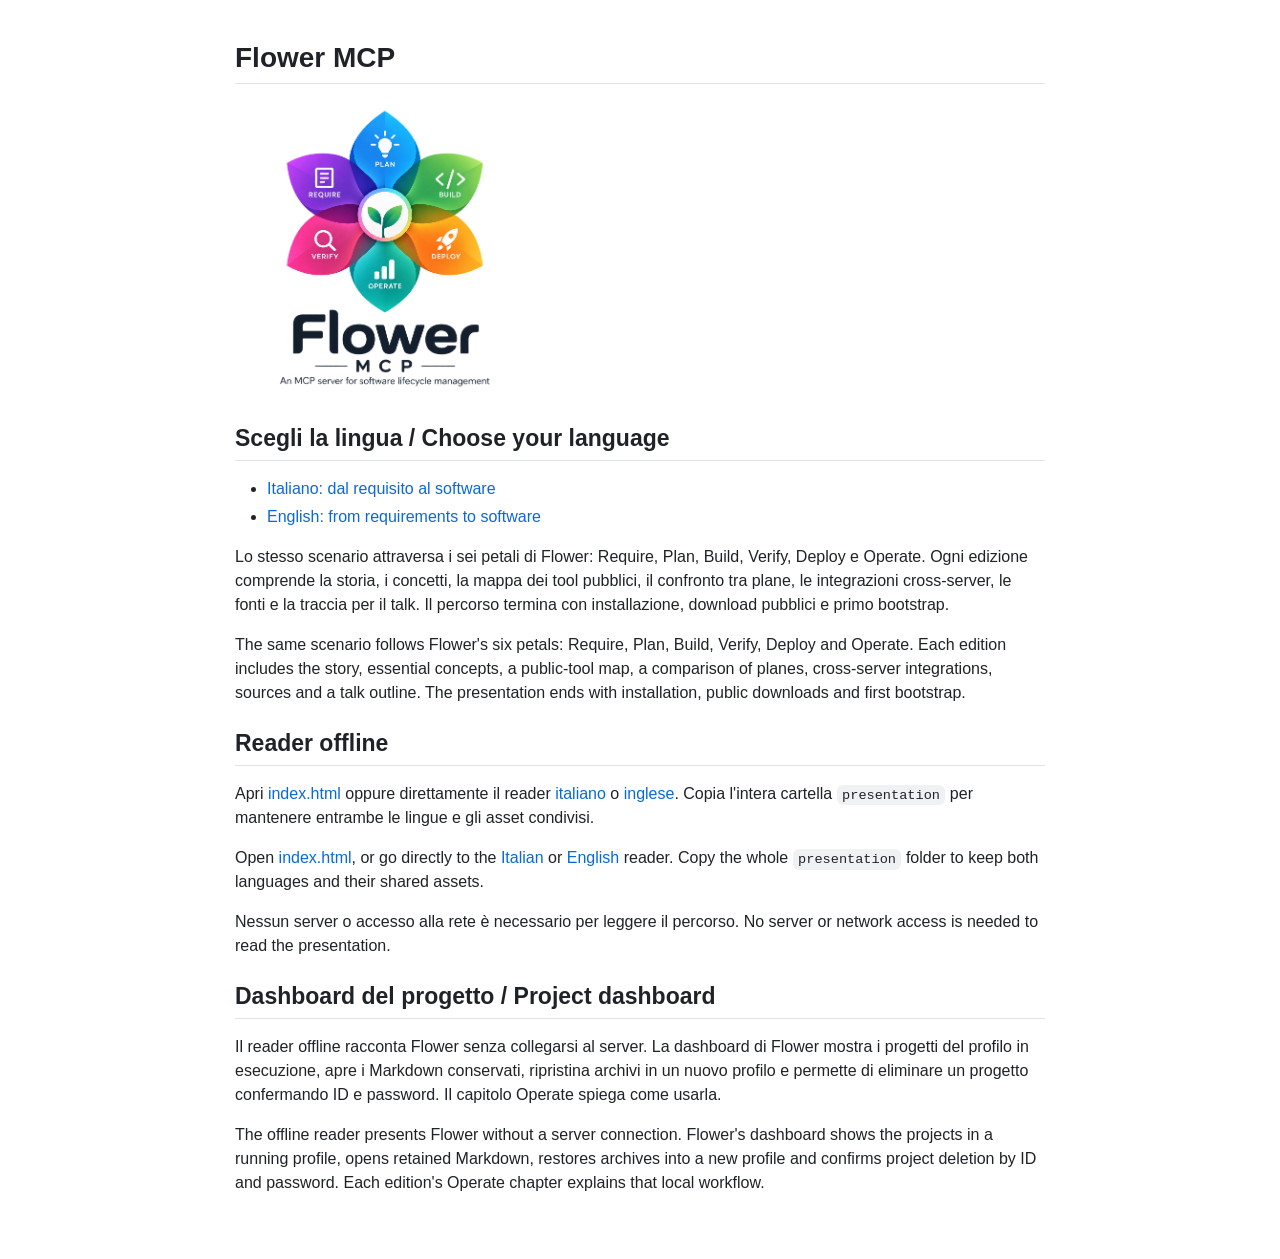
<file: docs/presentation/index.html>
<!doctype html>
<html lang="en">
<head>
<meta charset="utf-8">
<meta name="viewport" content="width=device-width, initial-scale=1">
<meta http-equiv="Content-Security-Policy" content="default-src 'none'; style-src 'self'; img-src 'self'; connect-src 'none'; base-uri 'none'; form-action 'none'">
<meta name="color-scheme" content="light dark">
<title>Flower MCP: Italiano / English</title>
<link rel="stylesheet" href="assets/github-markdown.css">
<link rel="stylesheet" href="assets/reader.css">
</head>
<body><main class="language-home"><article class="markdown-body"><h1 id="flower-mcp">Flower MCP</h1>
<p><img src="assets/flower-mcp-logo.png" alt="Flower MCP: Require, Plan, Build, Verify, Deploy, Operate" /></p>
<h2 id="scegli-la-lingua-choose-your-language">Scegli la lingua / Choose your language</h2>
<ul>
<li><a href="ita/index.html">Italiano: dal requisito al software</a></li>
<li><a href="eng/index.html">English: from requirements to software</a></li>
</ul>
<p>Lo stesso scenario attraversa i sei petali di Flower: Require, Plan, Build,
Verify, Deploy e Operate. Ogni edizione comprende la storia, i concetti, la mappa
dei tool pubblici, il confronto tra plane, le integrazioni cross-server, le fonti
e la traccia per il talk.
Il percorso termina con installazione, download pubblici e primo bootstrap.</p>
<p>The same scenario follows Flower's six petals: Require, Plan, Build, Verify,
Deploy and Operate. Each edition includes the story, essential concepts, a
public-tool map, a comparison of planes, cross-server integrations, sources and
a talk outline.
The presentation ends with installation, public downloads and first bootstrap.</p>
<h2 id="reader-offline">Reader offline</h2>
<p>Apri <a href="index.html">index.html</a> oppure direttamente il reader
<a href="ita/index.html">italiano</a> o <a href="eng/index.html">inglese</a>. Copia l'intera cartella
<code>presentation</code> per mantenere entrambe le lingue e gli asset condivisi.</p>
<p>Open <a href="index.html">index.html</a>, or go directly to the
<a href="ita/index.html">Italian</a> or <a href="eng/index.html">English</a> reader. Copy the whole
<code>presentation</code> folder to keep both languages and their shared assets.</p>
<p>Nessun server o accesso alla rete è necessario per leggere il percorso.
No server or network access is needed to read the presentation.</p>
<h2 id="dashboard-del-progetto-project-dashboard">Dashboard del progetto / Project dashboard</h2>
<p>Il reader offline racconta Flower senza collegarsi al server. La dashboard di
Flower mostra i progetti del profilo in esecuzione, apre i Markdown
conservati, ripristina archivi in un nuovo profilo e permette di eliminare un
progetto confermando ID e password. Il capitolo Operate spiega come usarla.</p>
<p>The offline reader presents Flower without a server connection. Flower's
dashboard shows the projects in a running profile, opens retained Markdown,
restores archives into a new profile and confirms project deletion by ID and
password. Each edition's Operate chapter explains that local workflow.</p>
</article></main></body>
</html>
</file>
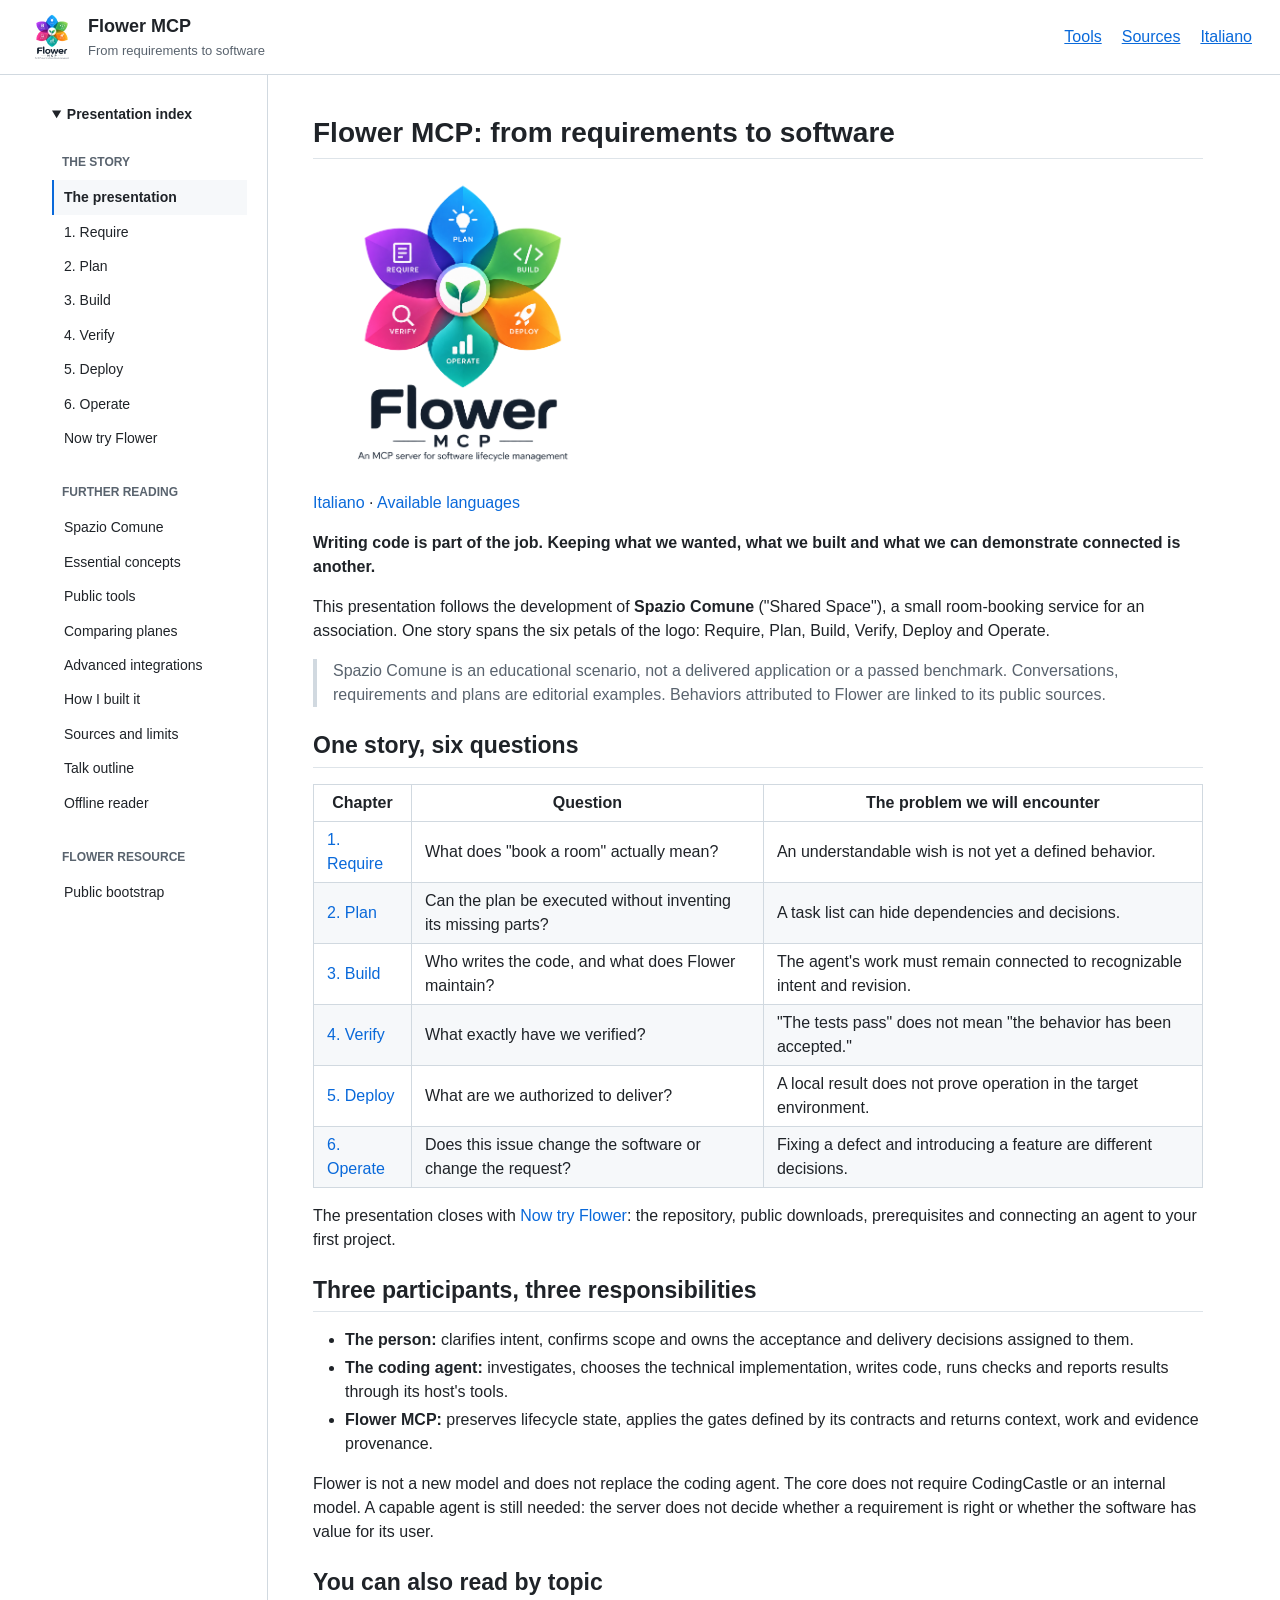
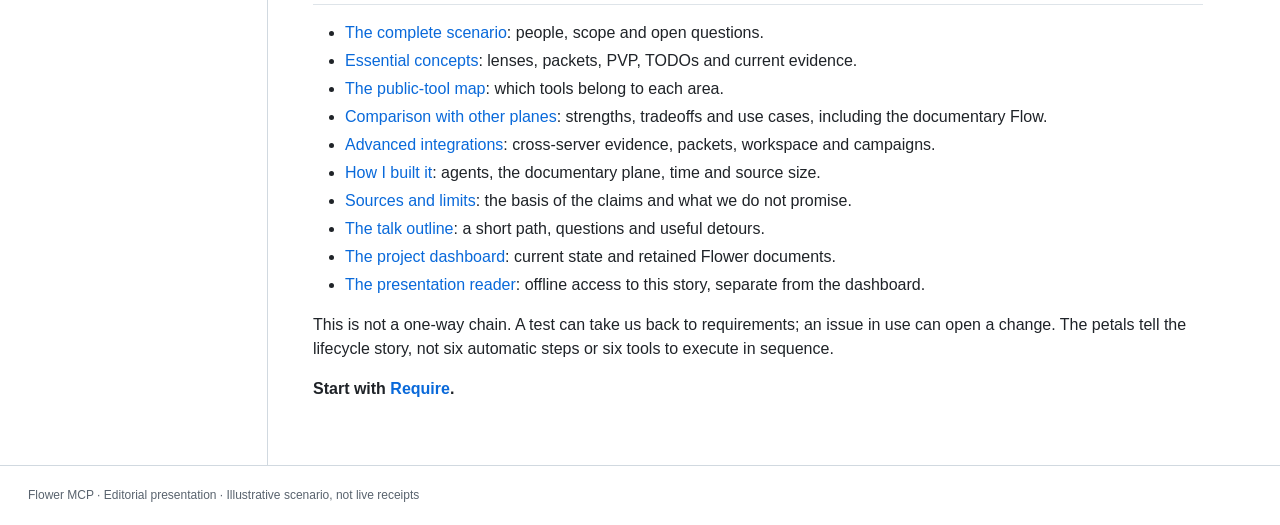
<file: docs/presentation/eng/index.html>
<!doctype html>
<html lang="en">
<head>
<meta charset="utf-8">
<meta name="viewport" content="width=device-width, initial-scale=1">
<meta http-equiv="Content-Security-Policy" content="default-src 'none'; script-src 'self'; style-src 'self'; img-src 'self'; connect-src 'none'; base-uri 'none'; form-action 'none'">
<meta name="color-scheme" content="light dark">
<title>Flower MCP: From requirements to software</title>
<link rel="stylesheet" href="../assets/github-markdown.css">
<link rel="stylesheet" href="../assets/reader.css">
<script src="../assets/reader.js" defer></script>
</head>
<body>
<!-- Generated from linked Markdown. Source digest: df12d74db8ffe94b1470955963cbc4a299fa9ae747ece25d288a11acc2891115. -->
<a class="skip-link" href="#content">Skip to content</a>
<header class="site-header">
<a class="brand" href="#page=README.md" data-page="README.md"><img src="../assets/flower-mcp-logo.png" alt="" width="48" height="48"><span><strong>Flower MCP</strong><small>From requirements to software</small></span></a>
<nav aria-label="Quick access"><a href="#page=tools.md" data-page="tools.md">Tools</a><a href="#page=sources.md" data-page="sources.md">Sources</a><a id="language-switch" href="../ita/index.html">Italiano</a></nav>
</header>
<div class="layout">
<aside><details id="navigation" open><summary>Presentation index</summary><nav aria-label="Chapters"><h2>The story</h2><a href="#page=README.md" data-page="README.md" aria-current="page">The presentation</a><a href="#page=01-require.md" data-page="01-require.md">1. Require</a><a href="#page=02-plan.md" data-page="02-plan.md">2. Plan</a><a href="#page=03-build.md" data-page="03-build.md">3. Build</a><a href="#page=04-verify.md" data-page="04-verify.md">4. Verify</a><a href="#page=05-deploy.md" data-page="05-deploy.md">5. Deploy</a><a href="#page=06-operate.md" data-page="06-operate.md">6. Operate</a><a href="#page=try-flower.md" data-page="try-flower.md">Now try Flower</a><h2>Further reading</h2><a href="#page=scenario.md" data-page="scenario.md">Spazio Comune</a><a href="#page=concepts.md" data-page="concepts.md">Essential concepts</a><a href="#page=tools.md" data-page="tools.md">Public tools</a><a href="#page=comparison.md" data-page="comparison.md">Comparing planes</a><a href="#page=advanced.md" data-page="advanced.md">Advanced integrations</a><a href="#page=method.md" data-page="method.md">How I built it</a><a href="#page=sources.md" data-page="sources.md">Sources and limits</a><a href="#page=talk.md" data-page="talk.md">Talk outline</a><a href="#page=reader.md" data-page="reader.md">Offline reader</a><h2>Flower resource</h2><a href="#page=..%2F..%2FBOOTSTRAP.md" data-page="../../BOOTSTRAP.md">Public bootstrap</a></nav></details></aside>
<main id="content" tabindex="-1"><p id="route-error" role="status" data-missing-page="The requested page is unavailable. You can start again from the index." data-missing-section="The requested section is unavailable. The chapter is still accessible." hidden></p><article class="markdown-body" data-document="README.md" data-title="Flower MCP: from requirements to software" data-prefix="doc-b33563055168"><h1 id="doc-b33563055168--flower-mcp-from-requirements-to-software">Flower MCP: from requirements to software</h1>
<p><img src="../assets/flower-mcp-logo.png" alt="Flower MCP: Require, Plan, Build, Verify, Deploy, Operate" /></p>
<p><a href="../ita/index.html">Italiano</a> · <a href="../index.html">Available languages</a></p>
<p><strong>Writing code is part of the job. Keeping what we wanted, what we built and
what we can demonstrate connected is another.</strong></p>
<p>This presentation follows the development of <strong>Spazio Comune</strong> (&quot;Shared Space&quot;),
a small room-booking service for an association. One story spans the six petals
of the logo: Require, Plan, Build, Verify, Deploy and Operate.</p>
<blockquote>
<p>Spazio Comune is an educational scenario, not a delivered application or a
passed benchmark. Conversations, requirements and plans are editorial examples.
Behaviors attributed to Flower are linked to its public sources.</p>
</blockquote>
<h2 id="doc-b33563055168--one-story-six-questions">One story, six questions</h2>
<table>
<thead>
<tr>
<th>Chapter</th>
<th>Question</th>
<th>The problem we will encounter</th>
</tr>
</thead>
<tbody>
<tr>
<td><a href="#page=01-require.md" data-page="01-require.md">1. Require</a></td>
<td>What does &quot;book a room&quot; actually mean?</td>
<td>An understandable wish is not yet a defined behavior.</td>
</tr>
<tr>
<td><a href="#page=02-plan.md" data-page="02-plan.md">2. Plan</a></td>
<td>Can the plan be executed without inventing its missing parts?</td>
<td>A task list can hide dependencies and decisions.</td>
</tr>
<tr>
<td><a href="#page=03-build.md" data-page="03-build.md">3. Build</a></td>
<td>Who writes the code, and what does Flower maintain?</td>
<td>The agent's work must remain connected to recognizable intent and revision.</td>
</tr>
<tr>
<td><a href="#page=04-verify.md" data-page="04-verify.md">4. Verify</a></td>
<td>What exactly have we verified?</td>
<td>&quot;The tests pass&quot; does not mean &quot;the behavior has been accepted.&quot;</td>
</tr>
<tr>
<td><a href="#page=05-deploy.md" data-page="05-deploy.md">5. Deploy</a></td>
<td>What are we authorized to deliver?</td>
<td>A local result does not prove operation in the target environment.</td>
</tr>
<tr>
<td><a href="#page=06-operate.md" data-page="06-operate.md">6. Operate</a></td>
<td>Does this issue change the software or change the request?</td>
<td>Fixing a defect and introducing a feature are different decisions.</td>
</tr>
</tbody>
</table>
<p>The presentation closes with <a href="#page=try-flower.md" data-page="try-flower.md">Now try Flower</a>: the repository,
public downloads, prerequisites and connecting an agent to your first project.</p>
<h2 id="doc-b33563055168--three-participants-three-responsibilities">Three participants, three responsibilities</h2>
<ul>
<li><strong>The person:</strong> clarifies intent, confirms scope and owns the acceptance and
delivery decisions assigned to them.</li>
<li><strong>The coding agent:</strong> investigates, chooses the technical implementation,
writes code, runs checks and reports results through its host's tools.</li>
<li><strong>Flower MCP:</strong> preserves lifecycle state, applies the gates defined by its
contracts and returns context, work and evidence provenance.</li>
</ul>
<p>Flower is not a new model and does not replace the coding agent. The core does
not require CodingCastle or an internal model. A capable agent is still needed:
the server does not decide whether a requirement is right or whether the software
has value for its user.</p>
<h2 id="doc-b33563055168--you-can-also-read-by-topic">You can also read by topic</h2>
<ul>
<li><a href="#page=scenario.md" data-page="scenario.md">The complete scenario</a>: people, scope and open questions.</li>
<li><a href="#page=concepts.md" data-page="concepts.md">Essential concepts</a>: lenses, packets, PVP, TODOs and current evidence.</li>
<li><a href="#page=tools.md" data-page="tools.md">The public-tool map</a>: which tools belong to each area.</li>
<li><a href="#page=comparison.md" data-page="comparison.md">Comparison with other planes</a>: strengths, tradeoffs and use cases, including the documentary Flow.</li>
<li><a href="#page=advanced.md" data-page="advanced.md">Advanced integrations</a>: cross-server evidence, packets, workspace and campaigns.</li>
<li><a href="#page=method.md" data-page="method.md">How I built it</a>: agents, the documentary plane, time and source size.</li>
<li><a href="#page=sources.md" data-page="sources.md">Sources and limits</a>: the basis of the claims and what we do not promise.</li>
<li><a href="#page=talk.md" data-page="talk.md">The talk outline</a>: a short path, questions and useful detours.</li>
<li><a href="#page=06-operate.md&amp;section=the-project-in-the-browser" data-page="06-operate.md" data-section="the-project-in-the-browser">The project dashboard</a>: current state and retained Flower documents.</li>
<li><a href="#page=reader.md" data-page="reader.md">The presentation reader</a>: offline access to this story, separate from the dashboard.</li>
</ul>
<p>This is not a one-way chain. A test can take us back to requirements; an issue in
use can open a change. The petals tell the lifecycle story, not six automatic
steps or six tools to execute in sequence.</p>
<p><strong>Start with <a href="#page=01-require.md" data-page="01-require.md">Require</a>.</strong></p>
</article><article class="markdown-body" data-document="01-require.md" data-title="1. Require: behavior before code" data-prefix="doc-3b641b096e6c" hidden><h1 id="doc-3b641b096e6c--1-require-behavior-before-code">1. Require: behavior before code</h1>
<p><a href="#page=README.md" data-page="README.md">Index</a> · <a href="#page=scenario.md" data-page="scenario.md">Scenario</a> · <a href="#page=02-plan.md" data-page="02-plan.md">Next: Plan</a></p>
<blockquote>
<p>&quot;I don't want the same room to be booked twice.&quot;</p>
</blockquote>
<h2 id="doc-3b641b096e6c--the-question-hidden-inside-the-request">The question hidden inside the request</h2>
<p>The agent could start with a calendar, login and database. Marta could approve
an attractive screen without noticing that the central behavior is still undefined.</p>
<p>Luca and another person see an available room at the same time. Both press
&quot;Book.&quot; What should happen? An availability list updated before the click does
not answer that question.</p>
<p>The first job is to make intent observable: <strong>one confirmation, an explicit
conflict for the other request and no invented confirmation when the outcome
is missing</strong>. The engineer/agent owns the technical solution; Marta clarifies
the result she needs, without having to choose a database isolation level.</p>
<h2 id="doc-3b641b096e6c--what-flower-preserves">What Flower preserves</h2>
<p>The agent registers the requirement, rationale, use case and sequence. Guided
bootstrap can preserve selected answers with provenance and link them to
canonical entities. Correspondence is a judgment declared by the host, not
automatic semantic proof.</p>
<table>
<thead>
<tr>
<th>Story element</th>
<th>Why it matters</th>
</tr>
</thead>
<tbody>
<tr>
<td>Requirement SC-R1</td>
<td>Defines the result to preserve.</td>
</tr>
<tr>
<td>Use case &quot;Book a room&quot;</td>
<td>Explains actor, goal and observable outcome.</td>
</tr>
<tr>
<td>A sequence with two requests</td>
<td>Exposes a conflict hidden by the happy path.</td>
</tr>
<tr>
<td>Marta's answer linked to scope</td>
<td>Makes the decision recoverable instead of leaving it in chat.</td>
</tr>
</tbody>
</table>
<p>A derived roadmap is presented to the person and confirmed with a real reference.
<strong>Confirming scope does not accept software that has not been produced.</strong></p>
<h2 id="doc-3b641b096e6c--the-problem-behind-the-mechanism">The problem behind the mechanism</h2>
<p>A conversation can contain proposals, observations and decisions with different
authority. A new session must not turn the last sentence it read into a new
requirement. Revisioned requirements, linked answers and confirmed scope make
the governing intent explicit.</p>
<p>Flower does not prevent an external agent from using other tools outside that
workflow: its gates govern server operations. Agent adherence to instructions
remains something to test on its host.</p>
<h2 id="doc-3b641b096e6c--on-the-public-surface">On the public surface</h2>
<p><code>fow_bootstrap</code> guides intake; <code>fow_register_requirement</code> registers a requirement;
<code>fow_goal</code> holds use cases, sequences and expectations. <code>fow_capabilities</code> exposes
the <code>engineering-bootstrap</code> recipe and exact operation contracts.</p>
<p><strong>Question for the audience:</strong> if we change agents tomorrow, will the new agent
know why we chose this behavior, or find only a screen that has already been built?</p>
<p><a href="#page=concepts.md&amp;section=lenses" data-page="concepts.md" data-section="lenses">More: intent and lenses</a> · <a href="#page=sources.md&amp;section=require" data-page="sources.md" data-section="require">Chapter sources</a></p>
<p><a href="#page=README.md" data-page="README.md">Index</a> · <a href="#page=02-plan.md" data-page="02-plan.md">Next: Plan</a></p>
</article><article class="markdown-body" data-document="02-plan.md" data-title="2. Plan: a list is not yet a plan" data-prefix="doc-52142ad3dd9b" hidden><h1 id="doc-52142ad3dd9b--2-plan-a-list-is-not-yet-a-plan">2. Plan: a list is not yet a plan</h1>
<p><a href="#page=01-require.md" data-page="01-require.md">Previous: Require</a> · <a href="#page=README.md" data-page="README.md">Index</a> · <a href="#page=03-build.md" data-page="03-build.md">Next: Build</a></p>
<blockquote>
<p>&quot;Let's build the API, calendar and tests. Then deliver.&quot;</p>
</blockquote>
<h2 id="doc-52142ad3dd9b--a-hidden-dependency">A hidden dependency</h2>
<p>The calendar unit wants to use an API that does not exist yet. If the plan
contains only activity names, the agent can invent its signature, states and
outcome semantics. Two components compile separately but speak different languages.</p>
<p>In our example, the agent chooses a technical implementation and records it:
a <code>reserve_room</code> function returns confirmation, conflict or a temporary error.
This is a <strong>declaration of what will be produced</strong>, not evidence that the function
is already available.</p>
<h2 id="doc-52142ad3dd9b--an-educational-packet-not-an-api-recipe">An educational packet, not an API recipe</h2>
<table>
<thead>
<tr>
<th>Unit</th>
<th>Ordered action</th>
<th>Produces or consumes</th>
<th>Check at its boundary</th>
</tr>
</thead>
<tbody>
<tr>
<td>A: service</td>
<td>Implement the atomic booking decision and agreed outcomes.</td>
<td>Produces the &quot;booking outcome&quot; contract.</td>
<td>Service test: concurrent requests do not produce two confirmations.</td>
</tr>
<tr>
<td>B: interface</td>
<td>Consume A's contract, display outcomes and handle the temporary error.</td>
<td>Explicitly requires A's contract.</td>
<td>Checks for the three outcomes and the distinction between error and confirmation.</td>
</tr>
<tr>
<td>C: integration</td>
<td>Connect the components and prepare the simultaneous-request procedure.</td>
<td>Depends on the required components already being produced.</td>
<td>Available local verification; the real-environment check remains separate.</td>
</tr>
</tbody>
</table>
<p>The units belong to a packet: an increment with intent, scope and completion
criteria. The table explains its structure; it does not contain complete Flower
operation payloads and does not authorize execution by itself.</p>
<h2 id="doc-52142ad3dd9b--what-flower-checks">What Flower checks</h2>
<p>The <strong>Packet Validation Projection, PVP</strong>, derives closure from plan data:
which unit implements each criterion, who produces a contract, which predecessors
make it available to its consumer, and which checks are local or deferred.</p>
<p>A consumer does not maintain a second copy of its producer's clauses. An absent
producer, or one unavailable in the declared order, leaves a gap. A structurally
closed plan cannot ignore a current semantic blocker: <strong>closure, plan acceptance
and execution admission are distinct</strong>.</p>
<h2 id="doc-52142ad3dd9b--the-problem-behind-the-mechanism">The problem behind the mechanism</h2>
<p>The model needs to know what it can use <strong>now</strong>. A planned future must not become
present source evidence. Separating declarations, dependencies and outcomes makes
this distinction inspectable without asking the user to approve every unit.</p>
<p>PVP does not demonstrate that <code>reserve_room</code> is correct or choose the best
architecture. Technical design and clause quality remain the agent's work.</p>
<h2 id="doc-52142ad3dd9b--on-the-public-surface">On the public surface</h2>
<p><code>fow_promote_milestone</code> defines milestone scope and policies; <code>fow_change</code> governs
the change; <code>fow_packet_author</code> builds packets and plans; <code>fow_external_work</code>
exposes standalone validation and handoff.</p>
<p><strong>Question for the audience:</strong> could another agent execute this increment
without reopening every decision made by the first?</p>
<p><a href="#page=concepts.md&amp;section=pvp" data-page="concepts.md" data-section="pvp">More: PVP</a> · <a href="#page=sources.md&amp;section=plan" data-page="sources.md" data-section="plan">Chapter sources</a></p>
<p><a href="#page=01-require.md" data-page="01-require.md">Previous: Require</a> · <a href="#page=README.md" data-page="README.md">Index</a> · <a href="#page=03-build.md" data-page="03-build.md">Next: Build</a></p>
</article><article class="markdown-body" data-document="03-build.md" data-title="3. Build: work leaves the server, intent does not" data-prefix="doc-77983e290283" hidden><h1 id="doc-77983e290283--3-build-work-leaves-the-server-intent-does-not">3. Build: work leaves the server, intent does not</h1>
<p><a href="#page=02-plan.md" data-page="02-plan.md">Previous: Plan</a> · <a href="#page=README.md" data-page="README.md">Index</a> · <a href="#page=04-verify.md" data-page="04-verify.md">Next: Verify</a></p>
<blockquote>
<p>The plan is ready. The agent starts. Halfway through, the session is interrupted.</p>
</blockquote>
<h2 id="doc-77983e290283--code-has-an-executor">Code has an executor</h2>
<p>The agent writes <code>reserve_room</code>, runs tests and builds the interface using its
host's tools. Flower <strong>does not open the repository to write that code</strong> and does
not launch those tests in standalone external-agent mode.</p>
<p>From the accepted plan, closed PVP and current admission, Flower can expose a
dependency-ordered TODO. When the agent declares an outcome, Flower preserves
the unit, plan authority, artifact references and checks with their provenance.
It does not turn that declaration into a filesystem audit it never performed.</p>
<h2 id="doc-77983e290283--if-flower-is-unavailable">If Flower is unavailable</h2>
<p>A complete Markdown export preserves the necessary context: intent, criteria,
decisions, contracts, unit order and checks. The host saves the artifact and can
work offline <strong>within the authority it has already received</strong>.</p>
<p>A file named &quot;plan&quot; is not enough. A draft export exposes its gaps and is not
executable authority. A new intent issue or missing authority cannot be resolved
by inventing offline authorization.</p>
<h2 id="doc-77983e290283--if-the-plan-changes-during-the-interruption">If the plan changes during the interruption</h2>
<table>
<thead>
<tr>
<th>Event</th>
<th>What must remain distinguishable</th>
</tr>
</thead>
<tbody>
<tr>
<td>The agent reconnects and reports the same outcome.</td>
<td>An identical replay must not create a second independent result.</td>
</tr>
<tr>
<td>Two different reports declare an outcome under the same authority.</td>
<td>The conflict requires explicit reconciliation.</td>
</tr>
<tr>
<td>The current plan has changed.</td>
<td>The old revision's result remains history, not automatic closure of new work.</td>
</tr>
</tbody>
</table>
<p>The TODO is a state projection, not a parallel list the model must manually
synchronize in chat memory.</p>
<h2 id="doc-77983e290283--the-problem-behind-the-mechanism">The problem behind the mechanism</h2>
<p>A &quot;done&quot; message does not identify which plan was executed, which outputs exist
or what remains open. Continuity does not come from copying the entire chat:
facts, authority and the next gate are recovered from their owner.</p>
<p>Flower does not guarantee every agent will follow an exported plan. It preserves
and checks its own protocol boundary; the agent loop is qualified separately.</p>
<h2 id="doc-77983e290283--on-the-public-surface">On the public surface</h2>
<p><code>fow_external_work</code> offers <code>export_plan</code>, <code>todo</code>, <code>report_outcome</code> and
<code>reconcile_outcome</code>. <code>fow_handover</code> reconstructs current state and progress.
The relevant recipe is <code>standalone-external-plan</code>.</p>
<p><strong>Question for the audience:</strong> after an interruption, do we resume from the
agent's last sentence or from the work that was actually recorded?</p>
<p><a href="#page=concepts.md&amp;section=current-evidence" data-page="concepts.md" data-section="current-evidence">More: authority and evidence</a> · <a href="#page=sources.md&amp;section=build" data-page="sources.md" data-section="build">Chapter sources</a></p>
<p><a href="#page=02-plan.md" data-page="02-plan.md">Previous: Plan</a> · <a href="#page=README.md" data-page="README.md">Index</a> · <a href="#page=04-verify.md" data-page="04-verify.md">Next: Verify</a></p>
</article><article class="markdown-body" data-document="04-verify.md" data-title="4. Verify: green against which question?" data-prefix="doc-d08678d07d3d" hidden><h1 id="doc-d08678d07d3d--4-verify-green-against-which-question">4. Verify: green against which question?</h1>
<p><a href="#page=03-build.md" data-page="03-build.md">Previous: Build</a> · <a href="#page=README.md" data-page="README.md">Index</a> · <a href="#page=05-deploy.md" data-page="05-deploy.md">Next: Deploy</a></p>
<blockquote>
<p>&quot;All tests pass. Can we say double bookings are solved?&quot;</p>
</blockquote>
<h2 id="doc-d08678d07d3d--the-happy-path-is-not-concurrency">The happy path is not concurrency</h2>
<p>One request succeeds. A second request, arriving later, is rejected. That test
is useful, but it does not check two simultaneous requests. A service test also
does not demonstrate that the interface displays the right outcome when the
connection drops after confirmation.</p>
<p>The agent must create and run checks that address the agreed behaviors. Flower
preserves obligations, results and links; it does not make an irrelevant test
appropriate just because its exit code is zero.</p>
<h2 id="doc-d08678d07d3d--an-honest-view-of-progress">An honest view of progress</h2>
<table>
<thead>
<tr>
<th>Dimension</th>
<th>Example in the story</th>
<th>What it does not imply</th>
</tr>
</thead>
<tbody>
<tr>
<td>Implementation</td>
<td>Service and interface are declared produced.</td>
<td>That they are correct or accepted.</td>
</tr>
<tr>
<td>Local verification</td>
<td>The unit's available checks have declared outcomes and references.</td>
<td>That a campaign on the real system was executed.</td>
</tr>
<tr>
<td>Deferred verification</td>
<td>A complete check in the target environment remains open.</td>
<td>An implicit failure or automatic promotion to pass.</td>
</tr>
<tr>
<td>Acceptance</td>
<td>The competent authority makes the required decision with appropriate evidence.</td>
<td>That a completion percentage was enough.</td>
</tr>
</tbody>
</table>
<p>Derived progress concerns selected criteria and scope. A missing denominator
does not become &quot;100%.&quot; Evidence from an older plan is not used as though it
unconditionally verifies the current one.</p>
<h2 id="doc-d08678d07d3d--a-campaign-not-just-a-test-command">A campaign, not just a test command</h2>
<p>The agent can structure cases, obligations, expected responses and oracle
sources: simultaneous requests, cancellation, permissions and lost responses.
Flower provides campaign authoring, advancement and inspection; technical
execution and attestation depend on the available path and prerequisites.</p>
<p>Optional semantic analysis can help: <code>fow_semantic</code> prepares bounded SRS or
grounding assignments, including host-executed ones. A structurally valid
response is not universal proof. Adoption records an audit with provenance,
not automatic product acceptance.</p>
<h2 id="doc-d08678d07d3d--the-problem-behind-the-mechanism">The problem behind the mechanism</h2>
<p>&quot;Verified,&quot; &quot;completed&quot; and &quot;accepted&quot; are too convenient unless we say by
whom, with which data and at which revision. Keeping them distinct preserves
what we know and makes what we do not know visible.</p>
<h2 id="doc-d08678d07d3d--on-the-public-surface">On the public surface</h2>
<p><code>fow_campaign_author</code>, <code>fow_campaign_advance</code> and <code>fow_campaign_inspect</code> manage
campaigns; <code>fow_record_verification</code>, <code>fow_traceability</code> and <code>fow_assurance</code>
record evidence and decisions. Operations requiring a provider or model are
not presented as available when those prerequisites are missing.</p>
<p><strong>Question for the audience:</strong> if we read &quot;100%,&quot; can we also identify which
questions have not been verified yet?</p>
<p><a href="#page=concepts.md&amp;section=three-meanings-of-done" data-page="concepts.md" data-section="three-meanings-of-done">More: three meanings of done</a> · <a href="#page=sources.md&amp;section=verify" data-page="sources.md" data-section="verify">Chapter sources</a></p>
<p><a href="#page=03-build.md" data-page="03-build.md">Previous: Build</a> · <a href="#page=README.md" data-page="README.md">Index</a> · <a href="#page=05-deploy.md" data-page="05-deploy.md">Next: Deploy</a></p>
</article><article class="markdown-body" data-document="05-deploy.md" data-title="5. Deploy: deliver a bounded promise" data-prefix="doc-a65cca43d692" hidden><h1 id="doc-a65cca43d692--5-deploy-deliver-a-bounded-promise">5. Deploy: deliver a bounded promise</h1>
<p><a href="#page=04-verify.md" data-page="04-verify.md">Previous: Verify</a> · <a href="#page=README.md" data-page="README.md">Index</a> · <a href="#page=06-operate.md" data-page="06-operate.md">Next: Operate</a></p>
<blockquote>
<p>&quot;It works on my computer. Shall we make it available to the association?&quot;</p>
</blockquote>
<h2 id="doc-a65cca43d692--the-environment-changes-not-just-the-address">The environment changes, not just the address</h2>
<p>Spazio Comune must use the target database, manage credentials and permissions,
and survive a restart. Local checks remain useful evidence, but do not by
themselves demonstrate these behaviors.</p>
<p>The agent prepares the technical implementation, uses available tools and reports
what it actually executed. The person retains the delivery and irreversible-effect
authority assigned to them.</p>
<p><strong>Flower is not a deployer, credential manager or CI/CD system.</strong> The Deploy
petal represents governed delivery: scope, evidence, open obligations,
acceptance decisions and recoverable state.</p>
<h2 id="doc-a65cca43d692--delivery-in-our-story">Delivery in our story</h2>
<table>
<thead>
<tr>
<th>Statement</th>
<th>The condition that must be explicit</th>
</tr>
</thead>
<tbody>
<tr>
<td>&quot;This is the first version.&quot;</td>
<td>Which scope and behaviors does it include?</td>
</tr>
<tr>
<td>&quot;These checks passed.&quot;</td>
<td>Which results, environment and revision?</td>
</tr>
<tr>
<td>&quot;This verification remains open.&quot;</td>
<td>Who performs it, and why was it not marked completed?</td>
</tr>
<tr>
<td>&quot;The association accepts the result.&quot;</td>
<td>Is there a real decision by the competent authority, not agent-generated text?</td>
</tr>
</tbody>
</table>
<p>A planned milestone and an accepted milestone are distinct states. Flower
provides governed transitions and evidence references; it does not unilaterally
choose the risk threshold Marta must accept.</p>
<h2 id="doc-a65cca43d692--the-problem-behind-the-mechanism">The problem behind the mechanism</h2>
<p>If delivery is only a chat message, a successor can confuse produced software
with accepted software. A recoverable handover must say what exists, what
governs the work and which obligation remains open.</p>
<p>A record is not production-grade certification. Even an explicitly experimental
first release can have a precise, honest handover.</p>
<h2 id="doc-a65cca43d692--on-the-public-surface">On the public surface</h2>
<p><code>fow_accept_milestone</code> governs the required acceptance; <code>fow_handover</code> returns
snapshots and handovers; <code>fow_get_artifacts</code> retrieves available artifacts.
Exporting a plan and accepting software are not the same operation.</p>
<p><strong>Question for the audience:</strong> can Spazio Comune's recipients distinguish what
was delivered from what was merely promised?</p>
<p><a href="#page=concepts.md&amp;section=responsibilities" data-page="concepts.md" data-section="responsibilities">More: responsibilities</a> · <a href="#page=sources.md&amp;section=deploy" data-page="sources.md" data-section="deploy">Chapter sources</a></p>
<p><a href="#page=04-verify.md" data-page="04-verify.md">Previous: Verify</a> · <a href="#page=README.md" data-page="README.md">Index</a> · <a href="#page=06-operate.md" data-page="06-operate.md">Next: Operate</a></p>
</article><article class="markdown-body" data-document="06-operate.md" data-title="6. Operate: when the world responds" data-prefix="doc-eba200274d73" hidden><h1 id="doc-eba200274d73--6-operate-when-the-world-responds">6. Operate: when the world responds</h1>
<p><a href="#page=05-deploy.md" data-page="05-deploy.md">Previous: Deploy</a> · <a href="#page=try-flower.md" data-page="try-flower.md">Next: try Flower</a> · <a href="#page=README.md" data-page="README.md">Index</a></p>
<blockquote>
<p>&quot;There was a conflict last night. And we need to book every Tuesday.&quot;</p>
</blockquote>
<h2 id="doc-eba200274d73--two-reports-two-paths">Two reports, two paths</h2>
<p>The first can be a defect against SC-R1: two incompatible confirmations. The
second introduces recurring bookings, excluded from the first scope. Combining
them into one &quot;fix&quot; risks changing the product without saying so.</p>
<table>
<thead>
<tr>
<th>Report</th>
<th>Question before modifying anything</th>
</tr>
</thead>
<tbody>
<tr>
<td>Two confirmations for the same interval</td>
<td>Which evidence demonstrates a divergence from current intent?</td>
</tr>
<tr>
<td>A booking every Tuesday</td>
<td>How does scope change, and which new rules must be clarified and confirmed?</td>
</tr>
</tbody>
</table>
<p>The agent investigates the defect with its tools. Flower does not monitor the
service, autonomously collect incidents or diagnose Spazio Comune's database.</p>
<h2 id="doc-eba200274d73--correct-without-rewriting-the-past">Correct without rewriting the past</h2>
<p>For a divergence, the agent records a finding, rereads the current requirement,
scenario, milestone and packet, and declares an intent reassessment. Only a
current assessment establishing a correction within agreed intent admits that
corrective path.</p>
<p>The new packet stays linked to the finding and carries a regression obligation.
An assessment does not prove the bug is solved; subsequent results must still
support its disposition.</p>
<p>Recurring bookings follow the ordinary intent-change path: new rules, revisions
and confirmation of affected scope. SC-R1 is not retroactively rewritten to
justify two incorrect confirmations.</p>
<h2 id="doc-eba200274d73--if-the-person-or-agent-changes">If the person or agent changes</h2>
<p>Another session selects the project and recovers a snapshot. It can read current
state and history without treating the model as the system of record. The next
gate guides work; it does not guarantee every semantic decision will be correct.</p>
<h2 id="doc-eba200274d73--the-project-in-the-browser">The project in the browser</h2>
<p>The person can inspect the projects in their profile directly. When Flower
runs with streamable HTTP, open its local <code>/dashboard</code> address and sign in
with the OS account that owns the Flower profile. Its sections show requirements, roadmap, packets,
verification and Oracles, architecture and retained evidence. Browser project
selection leaves chat contexts unchanged.</p>
<p>Retained Markdown opens in <strong>Lettura</strong>, with a heading outline, formatted tables
and code. <strong>Sorgente</strong> and download preserve the original document. HTML and
images remain inert. The view identifies limits and partial content without
turning them into completeness or acceptance. Its theme follows the system,
with a manual light or dark preference stored in the browser.</p>
<p>To delete a project, select <strong>Elimina progetto</strong> and enter its exact ID and
your local account password. Flower briefly puts the instance into maintenance
to remove its own records for that project. If the response is interrupted,
refresh the project list to check the outcome.</p>
<p>To restore a saved archive, open <strong>Backup → Ripristina archivio</strong>, select a
Flower ZIP, and enter a new profile name. Flower leaves the new profile inactive.
See the <a href="https://github.com/Damel91/flower-mcp/tree/main/docs/DASHBOARD.md" rel="noopener noreferrer">dashboard guide</a>
for access and recovery. The <a href="#page=reader.md" data-page="reader.md">offline presentation reader</a> runs
independently of the live dashboard.</p>
<h2 id="doc-eba200274d73--the-problem-behind-the-mechanism">The problem behind the mechanism</h2>
<p>The lifecycle does not end at first delivery. We must preserve the reason for
a change, the authority admitting it and the distinction between old evidence
and new work. A message log does not replace these relationships.</p>
<h2 id="doc-eba200274d73--on-the-public-surface">On the public surface</h2>
<p><code>fow_assurance</code> records findings, reassessments and corrective links;
<code>fow_revise_requirement</code> preserves revisions; <code>fow_change</code> governs changes;
<code>fow_handover</code> supports recovery. The story can return to Require or Plan:
there is no need to declare a new project for every correction.</p>
<p><strong>Question for the audience:</strong> will the next agent know whether to repair an
unfulfilled promise or design a new one?</p>
<p><a href="#page=concepts.md&amp;section=current-evidence" data-page="concepts.md" data-section="current-evidence">More: history and current state</a> · <a href="#page=sources.md&amp;section=operate" data-page="sources.md" data-section="operate">Chapter sources</a></p>
<p>The presentation now moves from the story to your project: <a href="#page=try-flower.md" data-page="try-flower.md">install and try Flower</a>.</p>
<p><a href="#page=05-deploy.md" data-page="05-deploy.md">Previous: Deploy</a> · <a href="#page=try-flower.md" data-page="try-flower.md">Next: try Flower</a> · <a href="#page=README.md" data-page="README.md">Index</a> · <a href="#page=01-require.md" data-page="01-require.md">Back to Require</a></p>
</article><article class="markdown-body" data-document="try-flower.md" data-title="Now try Flower MCP" data-prefix="doc-d92560641e4a" hidden><h1 id="doc-d92560641e4a--now-try-flower-mcp">Now try Flower MCP</h1>
<p><a href="#page=06-operate.md" data-page="06-operate.md">Previous: Operate</a> · <a href="#page=README.md" data-page="README.md">Index</a></p>
<p>We followed Spazio Comune from requirements to change. The last step brings
that method into your project: <strong>install Flower and connect your coding agent</strong>.
Spazio Comune remains an educational scenario; the download is the Flower MCP
server, the public name of Flow of Work MCP.</p>
<h2 id="doc-d92560641e4a--install-flower-111">Install Flower 1.1.1</h2>
<p>In Flower 1.1.1, <strong>Progetti → Importa progetto</strong> adds a ZIP to the current
database with its history and evidence. The sidebar shows the running version.
<strong>Backup → Ripristina in un altro database</strong> opens separate recovery.
Persistent LAN access is available from <strong>Impostazioni Flower →
Accesso dalla LAN</strong>. <a href="https://github.com/Damel91/flower-mcp/tree/main/docs/REMOTE-DASHBOARD.md" rel="noopener noreferrer">LAN access guide</a></p>
<p>Use the download links and installer commands below once the versioned release
assets are published. Verify each download against that release's <code>SHA256SUMS</code>.
Core uses SQLite schema 56 and provides 37 MCP tools. <a href="https://github.com/Damel91/flower-mcp/releases/tag/v1.1.1" rel="noopener noreferrer">Release 1.1.1</a></p>
<ul>
<li><a href="https://github.com/Damel91/flower-mcp/releases/download/v1.1.1/install.sh" rel="noopener noreferrer">macOS/Linux installer</a></li>
<li><a href="https://github.com/Damel91/flower-mcp/releases/download/v1.1.1/install.ps1" rel="noopener noreferrer">Windows launcher</a></li>
<li><a href="https://github.com/Damel91/flower-mcp/releases/download/v1.1.1/install_flower.py" rel="noopener noreferrer">Python installer</a></li>
<li><a href="https://github.com/Damel91/flower-mcp/releases/download/v1.1.1/flow_of_work_mcp-1.1.1-py3-none-any.whl" rel="noopener noreferrer">Wheel</a></li>
<li><a href="https://github.com/Damel91/flower-mcp/releases/download/v1.1.1/flow_of_work_mcp-1.1.1.tar.gz" rel="noopener noreferrer">Packaged source</a></li>
<li><a href="https://github.com/Damel91/flower-mcp/releases/download/v1.1.1/SHA256SUMS" rel="noopener noreferrer">Checksums</a></li>
<li><a href="https://github.com/Damel91/flower-mcp/releases/download/v1.1.1/BOOTSTRAP.md" rel="noopener noreferrer">Bootstrap</a></li>
</ul>
<p>The <a href="https://github.com/Damel91/flower-mcp/tree/main/docs/INSTALLATION.md" rel="noopener noreferrer">current installation guide</a>
and <a href="https://github.com/Damel91/flower-mcp/tree/main/docs/DASHBOARD.md" rel="noopener noreferrer">dashboard guide</a>
follow <code>main</code>. Operational commands below select 1.1.1. The following historical
checkpoints retain their own pins and results. They do not qualify the new
release.</p>
<h2 id="doc-d92560641e4a--historical-checkpoint-062-repository-and-downloads">Historical checkpoint: 0.6.2 repository and downloads</h2>
<ul>
<li><a href="https://github.com/Damel91/flower-mcp" rel="noopener noreferrer">GitHub repository</a>: code, README and current documentation.</li>
<li><a href="https://github.com/Damel91/flower-mcp/releases/tag/v0.6.2" rel="noopener noreferrer">Flower MCP 0.6.2 release</a>: seven published release assets.</li>
<li><a href="https://github.com/Damel91/flower-mcp/tree/main/docs/INSTALLATION.md" rel="noopener noreferrer">Current installation guide</a>: procedures, configuration and removal.</li>
<li><a href="https://github.com/Damel91/flower-mcp/tree/main/docs/INSTALLATION.md#prerequisites" rel="noopener noreferrer">Operating-system prerequisites</a>: what to prepare before downloading.</li>
</ul>
<p>The published <code>v0.6.2</code> release contains seven Flower assets and no runtime wheel.
Verify downloads against its <code>SHA256SUMS</code>. The Windows launcher installs 0.6.2.
Historical <a href="https://github.com/Damel91/flower-mcp/releases/tag/v0.4.1" rel="noopener noreferrer">0.4.1</a> retains eight historical assets,
including optional runtime-llama <code>0.4.0</code>; that old Flower extra remains unchanged.
The Python distribution is <code>flow-of-work-mcp</code>; the command is <code>flower-mcp</code>.
Current operational guide links follow mutable <code>main</code>. The
<a href="https://github.com/Damel91/flower-mcp/blob/d82eb9f15f5a77961d06012fc25ecde3c5c8f18a/docs/INSTALLATION.md" rel="noopener noreferrer">historical installation guide</a> and
<a href="https://github.com/Damel91/flower-mcp/blob/d82eb9f15f5a77961d06012fc25ecde3c5c8f18a/docs/INSTALLATION.md#prerequisites" rel="noopener noreferrer">historical prerequisites</a>
retain their frozen source checkpoint. The immutable 0.6.0 archive keeps its
preparation-era guides; later current documentation does not replace those bytes.</p>
<h2 id="doc-d92560641e4a--historical-checkpoint-source-and-optional-runtime">Historical checkpoint: source and optional runtime</h2>
<p>Flower <code>0.6.2</code> contains seven Flower assets: wheel, source archive,
three installers, <code>BOOTSTRAP.md</code> and <code>SHA256SUMS</code>. It does not bundle a runtime
wheel or replace the historical 0.4.1 assets.</p>
<p>The current-source <code>inference</code> extra selects the independently
published <a href="https://github.com/Damel91/llama-runtime/releases/tag/v0.5.0" rel="noopener noreferrer">llama-runtime <code>0.5.0</code> release</a>
and its <a href="https://github.com/Damel91/llama-runtime/releases/download/v0.5.0/runtime_llama-0.5.0-py3-none-any.whl" rel="noopener noreferrer">upstream wheel</a>.
Its SHA256 is
<code>dc7c2e056f55f68181dd82158417e5f53e0aed8189a07acf10e59314a80f6d13</code>.
The upstream wheel includes Apache-2.0 <code>LICENSE</code>/<code>NOTICE</code> and vendored
llamatelemetry MIT attribution.</p>
<p>Published Flower <code>0.6.2</code> and its matching source select runtime <code>0.5.0</code>.
Historical Flower <code>0.6.1</code> and <code>0.6.0</code> selected the same runtime.
Historical Flower <code>0.5.2</code> still selects runtime <code>0.4.1</code>; its assets are immutable.
Use this source command only in a fresh/manual Flower environment:</p>
<pre><code class="language-sh">.venv/bin/python -m pip install '.[inference]'
.venv/bin/python -m pip check
</code></pre>
<p>For a <strong>local 1.1.1 source/candidate wheel</strong>, use a fresh/manual environment.
This local-build example is separate from the verified published artifact:</p>
<pre><code class="language-sh">.venv/bin/python -m pip install './dist/flow_of_work_mcp-1.1.1-py3-none-any.whl[inference]'
</code></pre>
<p>Flower 0.6.2 is published at commit
<code>12ad69317dab92bdba06ae113ac22d107d259236</code>. Verify its official wheel against
its own <code>SHA256SUMS</code>; the release and local build are separate artifacts.
The extra selects runtime <code>0.5.0</code>. A rebuilt same-version source wheel
is a separate artifact; earlier published assets remain immutable.</p>
<p>For the verified published <code>0.5.2</code> wheel, use
<code>'./dist/flow_of_work_mcp-0.5.2-py3-none-any.whl[inference]'</code> instead; it selects
runtime <code>0.4.1</code>, not the new current-source pin.
This command is for fresh/manual environments. An installer-owned environment
must use its exact already-owned wheel/build and receipt after its ordinary
core upgrade; a later source build with the same version is not that receipt's artifact.
Windows uses <code>&amp; .\.venv\Scripts\python.exe</code> with the same pip arguments.
For runtime <code>0.5.0</code> in an existing optional installation, update only the SDK
through its verified URL/hash and preserve the installed Flower wheel/receipt.
Reinstalling its old extra can select the old SDK again. See the
<a href="https://github.com/Damel91/flower-mcp/tree/main/docs/INFERENCE.md" rel="noopener noreferrer">inference guide</a>
for the current source/wheel route, exact owned-build rules, independent checksum
verification and offline acquisition. This operational link follows mutable
<code>main</code>; frozen source references remain historical. Keep the selected source
commit and checksum inventory. Verify the selected wheel against its own
release/build checksums; the historical <code>0.4.1</code> wheel remains immutable.
Core installers remain core-only and configure no implicit provider.</p>
<p>The <a href="https://github.com/Damel91/flower-mcp/tree/main/docs/ADVANCED-CONFIGURATION.md" rel="noopener noreferrer">current advanced configuration guide</a>
explains LLM roles, YAML, external provider contracts and association receipts.
This link follows mutable <code>main</code>; the runtime source references elsewhere retain
their historical frozen checkpoint. Version 0.6.0 separates realized milestone
requirements from earlier prerequisites, certifies only correlated pre-write
milestone rejections, and adds explicit host-only native project purge.
It retains 0.5.2's recovery correction and earlier tool help. Refresh the host's
schema: <code>prerequisite_requirement_ids</code> replaces <code>dependency_closure_ids</code>; use <code>[]</code>
when none apply. Native deletion is never an MCP tool or upgrade step; see its
<a href="https://github.com/Damel91/flower-mcp/tree/main/docs/NATIVE-PROJECT-DELETION.md" rel="noopener noreferrer">limits</a>.
Windows native purge durability remains unqualified. The writer witness remains
deferred. The operational commands below select 1.1.1;
installation mechanics and provider/client usability remain separate evidence.</p>
<p>Version 0.6.1 introduced a complete read-only lens operation catalog so a host can
present relevant direct verbs while retaining ordinary execution gates. See the
<a href="https://github.com/Damel91/flower-mcp/tree/main/docs/LENS-CATALOG.md" rel="noopener noreferrer">current catalog guide</a>.
Seven anonymous assets and an owned macOS HTTPS 0.6.1 → 0.6.2 upgrade were verified
separately from source, installed-package and CI checks. No real user installation
was changed; this does not certify an unknown OS, model usability or acceptance.
Published tags and assets are preserved by policy, not GitHub-enforced immutability.</p>
<p>Version 0.6.2 renders lifecycle records, guided roadmaps and generated references
as complete readable Markdown. Paragraphs, ordered steps, prerequisites and
verification obligations remain visible; the complete roadmap appears once
beside its summary and gates. The structured application envelope and canonical
fields are retained; derived Markdown values change in both response channels.
See the <a href="https://github.com/Damel91/flower-mcp/tree/main/docs/readable-lifecycle-example.md" rel="noopener noreferrer">current readable lifecycle guide</a>.
The preserved <a href="https://github.com/Damel91/flower-mcp/releases/tag/v0.6.1" rel="noopener noreferrer">0.6.1 release</a>
remains at commit <code>8de41beb1368ef772755b068b7404a91d3197f49</code>; its catalog and
0.6.0 → 0.6.1 upgrade qualification are historical facts. Actual Noxi adoption
uses its owner's native updater and separate preservation evidence; it is not
inferred from the owned fixture or CI.</p>
<h2 id="doc-d92560641e4a--before-installing">Before installing</h2>
<table>
<thead>
<tr>
<th>Route</th>
<th>Essential prerequisites</th>
</tr>
</thead>
<tbody>
<tr>
<td>macOS / Linux, Bash installer</td>
<td>Bash, curl, awk, sha256sum or shasum, shell utilities, HTTPS access and Internet. Suitable Python is reused or prepared by the installer.</td>
</tr>
<tr>
<td>Windows, PowerShell launcher</td>
<td>Windows PowerShell 5.1+, HTTPS access and Internet. Suitable Python is reused or prepared by the launcher.</td>
</tr>
<tr>
<td>Manual installation or Python installer</td>
<td>Python 3.11+ with ssl, venv and ensurepip; dependency access. Git is needed only to clone source.</td>
</tr>
<tr>
<td>Agent connection</td>
<td>Codex, Claude Code, Cursor, Antigravity, Gemini CLI or OpenCode V2 already installed; a writable user directory.</td>
</tr>
</tbody>
</table>
<p>Flower 0.8.0 introduced OpenCode V2 support through the release installers. The adapter
preserves direct Flower tools and uses the same project AGENTS bootstrap. See
<a href="https://github.com/Damel91/flower-mcp/tree/main/docs/OPENCODE.md" rel="noopener noreferrer">OpenCode setup</a>.</p>
<p><strong>The core requires no LM Studio, internal model, CodingCastle or VPN.</strong> Inference
normally remains with your chosen coding agent. Optional Flower internal inference
requires an explicitly installed runtime and configured endpoint; see the
<a href="https://github.com/Damel91/flower-mcp/tree/main/docs/INFERENCE.md" rel="noopener noreferrer">inference guide</a>.
The reader works offline, while a fresh installation downloads packages and dependencies.</p>
<h2 id="doc-d92560641e4a--already-using-flower-keep-your-ledger">Already using Flower? Keep your ledger</h2>
<p>Follow the <a href="https://github.com/Damel91/flower-mcp/tree/main/docs/UPGRADING.md" rel="noopener noreferrer">current safe upgrade plan</a>
(the <a href="https://github.com/Damel91/flower-mcp/blob/d82eb9f15f5a77961d06012fc25ecde3c5c8f18a/docs/UPGRADING.md" rel="noopener noreferrer">historical guide</a> retains its source checkpoint)
using the original environment, profile and profile root. Stop all Flower processes
and coding clients sharing that environment. For an installer-owned installation,
preview the upgrade before changing packages:</p>
<pre><code class="language-sh">curl -fsSL https://github.com/Damel91/flower-mcp/releases/download/v1.1.1/install.sh | bash -s -- --upgrade --dry-run
</code></pre>
<p>On Windows download the new <code>install.ps1</code> shown below, then preview without a
client-registration option:</p>
<pre><code class="language-powershell">powershell.exe -NoProfile -ExecutionPolicy Bypass -File .\install.ps1 -Version '1.1.1' -Upgrade -DryRun
</code></pre>
<p>Add your original <code>--venv</code>, <code>--profile</code> and <code>--profile-root</code> options for custom
paths; Windows uses <code>-Venv</code>, <code>-Profile</code> and <code>-ProfileRoot</code>. Inspect the plan, then
repeat without <code>--dry-run</code> / <code>-DryRun</code>. The upgrade backs up the selected SQLite
ledger and exact YAML before pip and preserves client registration. An upgrade
from 1.1.0 already uses schema 56. On older installations Flower adds the project
import tables on the first start at schema 56. A 0.3.1/schema 52 installation
also runs the earlier additive migrations. Keep the reported backup paths. The upgrade
never resets the ledger or automatically restores a backup; a failed pip operation
can partly change the environment. Manual pip installations use the
separate backup procedure in the same guide. After restart resume the known
project; do not create a replacement project to recover its state.</p>
<p>This core/profile upgrade does not request the inference extra or change model
settings. Upgrading the optional runtime is an explicit separate operation from
the selected current source/candidate; follow the inference guide before changing
Flower packages. An installer-owned core must first complete its normal owned
upgrade; then its extra must use the exact verified Flower wheel/build recorded
in its receipt, matching version and SHA256. Do not install a source rebuild or
a different build over it through pip alone. Use a separate manual environment
for source/candidate trials. Preserve the original endpoint and profile.</p>
<h2 id="doc-d92560641e4a--choose-a-route">Choose a route</h2>
<h3 id="doc-d92560641e4a--macos-and-linux">macOS and Linux</h3>
<p>After checking prerequisites, the public command starts the guided installer
and lets you choose a client or installation only:</p>
<pre><code class="language-sh">curl -fsSL https://github.com/Damel91/flower-mcp/releases/download/v1.1.1/install.sh | bash
</code></pre>
<p>The script prepares an isolated Python environment and verifies backend and
wheel checksums. You can download and inspect <a href="https://github.com/Damel91/flower-mcp/releases/download/v1.1.1/install.sh" rel="noopener noreferrer">the script</a>
before running it. Options and manual procedures are in the complete guide.</p>
<h3 id="doc-d92560641e4a--windows">Windows</h3>
<p>In a writable directory, download the public launcher and choose a client.
This example uses Codex:</p>
<pre><code class="language-powershell">Invoke-WebRequest -UseBasicParsing -Uri &quot;https://github.com/Damel91/flower-mcp/releases/download/v1.1.1/install.ps1&quot; -OutFile &quot;.\install.ps1&quot;
powershell.exe -NoProfile -ExecutionPolicy Bypass -File .\install.ps1 -Version '1.1.1' -Platform codex
</code></pre>
<p>Run the commands separately and stop if the download fails. You can inspect the
script before starting it. <code>-Platform claude-code</code>, <code>-Platform cursor</code>,
<code>-Platform antigravity</code>, <code>-Platform gemini-cli</code> or <code>-Platform opencode</code> selects another client;
<code>-NoRegister</code> installs without registering one. The execution
policy option applies only to that PowerShell process.</p>
<p>For manual installation, follow <a href="https://github.com/Damel91/flower-mcp/tree/main/docs/INSTALLATION.md#manual-installation-from-a-release-wheel" rel="noopener noreferrer">the current wheel and checksum procedure</a>.
The <a href="https://github.com/Damel91/flower-mcp/blob/d82eb9f15f5a77961d06012fc25ecde3c5c8f18a/docs/INSTALLATION.md#manual-installation-from-a-release-wheel" rel="noopener noreferrer">historical procedure</a> remains a source reference.</p>
<h2 id="doc-d92560641e4a--from-installation-to-the-first-requirement">From installation to the first requirement</h2>
<ol>
<li>Keep the executable path and bootstrap command returned by the installer.
After registration, reload the client and approve its MCP connection as
requested. The client starts the registered server.</li>
<li>Ask the agent to run <code>flower-mcp bootstrap</code> using that path. The command prints
instructions; the agent integrates them into the selected project, preserving
existing rules. <a href="#page=..%2F..%2FBOOTSTRAP.md" data-page="../../BOOTSTRAP.md">The public bootstrap</a> explains this step.</li>
<li>The agent reads <code>fow_capabilities</code>, discovers and explicitly selects the project
through <code>fow_interaction</code>; for a fresh ledger, it first creates the agreed
project with <code>fow_create_project</code>.</li>
<li>Retrieve the snapshot through <code>fow_handover</code> and start with Require's question:
<strong>what behavior do we want, in which scenario and within which limits?</strong></li>
</ol>
<p>Use a separate project for a first trial: revisit Spazio Comune, clarify a use
case and work toward an exportable plan. Successful installation and <code>doctor</code>
alone do not prove client connection: check that the agent can see the tools
and retrieve a snapshot.</p>
<p>If you encounter an issue, report it in the <a href="https://github.com/Damel91/flower-mcp/issues" rel="noopener noreferrer">repository issues</a>
with your operating system, version, client, operation and error, without
credentials or personal data. Flower <code>0.6.2</code> remains in testing. Installation
mechanics and the coding client's actual usability are separate checks.</p>
<p><a href="#page=01-require.md" data-page="01-require.md">Back to Require</a> · <a href="https://github.com/Damel91/flower-mcp" rel="noopener noreferrer">GitHub repository</a> · <a href="#page=README.md" data-page="README.md">Index</a></p>
</article><article class="markdown-body" data-document="scenario.md" data-title="Spazio Comune: a story to follow" data-prefix="doc-7919894c00b1" hidden><h1 id="doc-7919894c00b1--spazio-comune-a-story-to-follow">Spazio Comune: a story to follow</h1>
<p><a href="#page=README.md" data-page="README.md">Index</a> · <a href="#page=01-require.md" data-page="01-require.md">Require</a></p>
<h2 id="doc-7919894c00b1--we-need-a-website-to-book-our-rooms">&quot;We need a website to book our rooms&quot;</h2>
<p>An association manages two rooms. Bookings happen through messages and a shared
spreadsheet. Two people can believe they have secured the same space. The
coordinator must reconstruct who requested what and which request is confirmed.</p>
<p><strong>Marta</strong> coordinates the association. <strong>Luca</strong> organizes meetings. A <strong>coding
agent</strong> helps build the service. Flower maintains the service's engineering
project, not the members' bookings: the application database and the engineering
ledger are different things.</p>
<h2 id="doc-7919894c00b1--the-storys-initial-scope">The story's initial scope</h2>
<p>The first version offers an availability view, a booking request, an explicit
outcome and cancellation by authorized people. Payments, recurring bookings and
external notifications are outside this first scope.</p>
<p>The rules do not become true because we write them here. In the story, we assume
Marta has clarified them and the agent has registered them in the Flower project:</p>
<table>
<thead>
<tr>
<th>Educational label</th>
<th>Agreed behavior</th>
</tr>
</thead>
<tbody>
<tr>
<td>SC-R1</td>
<td>Two confirmed bookings cannot occupy the same room during the same interval.</td>
</tr>
<tr>
<td>SC-R2</td>
<td>The interface distinguishes confirmation, conflict and temporary unavailability: an error never implies confirmation.</td>
</tr>
<tr>
<td>SC-R3</td>
<td>A member cancels their own booking; the coordinator can also manage other members' bookings.</td>
</tr>
<tr>
<td>SC-R4</td>
<td>The cancellation outcome makes the new availability observable.</td>
</tr>
</tbody>
</table>
<p><code>SC-R1</code> and the other labels only help us follow the story. <strong>They are not IDs
issued by Flower.</strong> Real IDs, revisions and fingerprints come from the server;
we do not invent them to make a demonstration look credible.</p>
<h2 id="doc-7919894c00b1--the-two-recurring-questions">The two recurring questions</h2>
<ol>
<li><strong>Simultaneous requests:</strong> both people can see the room as available. Which
component must prevent two confirmations?</li>
<li><strong>A missing confirmation:</strong> the connection drops. Luca tries again. How do
we distinguish a new request from observing an existing result?</li>
</ol>
<p>These are product problems the agent must investigate and implement. Flower
helps record their meaning and verification obligations; it does not automatically
implement concurrency or idempotency in the booking service.</p>
<h2 id="doc-7919894c00b1--what-this-story-is-not">What this story is not</h2>
<p>It is not proof that a local model can build Spazio Comune. It is not a performance
comparison with other agents. It is not a declaration of security, compliance or
production-grade quality. It is a concrete way to understand what Flower governs
before, during and after coding.</p>
<p><a href="#page=README.md" data-page="README.md">Back to the index</a> · <a href="#page=01-require.md" data-page="01-require.md">Enter the first scenario</a></p>
</article><article class="markdown-body" data-document="concepts.md" data-title="Essential concepts, without memorizing a schema" data-prefix="doc-bfb8d422b155" hidden><h1 id="doc-bfb8d422b155--essential-concepts-without-memorizing-a-schema">Essential concepts, without memorizing a schema</h1>
<p><a href="#page=README.md" data-page="README.md">Index</a> · <a href="#page=tools.md" data-page="tools.md">Public tools</a> · <a href="#page=sources.md" data-page="sources.md">Sources</a></p>
<h2 id="doc-bfb8d422b155--responsibilities">Responsibilities</h2>
<p>Flower owns requirements, the Goal Graph, milestones, changes, plans, findings,
declared evidence, acceptance and handover. The agent and its technical tools
own repository investigation, code, builds, tests and Git. The person owns
intent and the final decisions assigned to them.</p>
<p>Flower's SQLite ledger is not the developed application's database. It does not
automatically contain its source code or proof that the agent read it.</p>
<h2 id="doc-bfb8d422b155--lenses">Lenses</h2>
<p>A lens is an operational perspective on a project. The nine areas are bootstrap,
requirements, Goal Graph, milestones, changes, packet lifecycle, assurance,
handover and campaigns. They do not map one-to-one to the six narrative petals.</p>
<p>Selecting a lens changes attention, <strong>not authorization, completion or truth</strong>.
The client's MCP catalog is not magically hidden and recreated on every area
change. The current snapshot and gates retain their authority.</p>
<h2 id="doc-bfb8d422b155--packets">Packets</h2>
<p>A work increment with intent, scope and criteria. Its plan contains ordered
units, dependencies, instructions and checks. Readable numbers are stable
identities, not rankings to compact after a removal.</p>
<h2 id="doc-bfb8d422b155--pvp">PVP</h2>
<p>The Packet Validation Projection is derived from canonical data, not a second
plan to maintain. It exposes criterion coverage, producers, consumers,
dependencies and verification obligations. A promise of future output does not
become existing source evidence.</p>
<p>Structural closure does not demonstrate semantic correctness or code quality.
The external workflow requires an accepted plan, closed PVP and current admission.
A relevant semantic finding can still block it.</p>
<h2 id="doc-bfb8d422b155--todos-and-exports">TODOs and exports</h2>
<p>The TODO derives from the plan and current reports. It does not execute code.
A Markdown export transfers bounded authority; the host-saved file is useful
offline, but editing it does not change Flower's state.</p>
<h2 id="doc-bfb8d422b155--current-evidence">Current evidence</h2>
<p>A report declares outcome, revision, artifacts and provenance. Flower checks
consistency with issued authority and preserves history. Host-declared evidence
does not mean source code audited by the server.</p>
<p>If the relevant authority changes, an earlier result can remain true as a
historical fact without completing the new work. A blind retry after a lost
response is not the right way to recover state.</p>
<h2 id="doc-bfb8d422b155--three-meanings-of-done">Three meanings of done</h2>
<table>
<thead>
<tr>
<th>Term</th>
<th>Meaning</th>
</tr>
</thead>
<tbody>
<tr>
<td>Implemented</td>
<td>The material work is declared produced.</td>
</tr>
<tr>
<td>Verified</td>
<td>The required outcomes and evidence exist for that scope.</td>
</tr>
<tr>
<td>Accepted</td>
<td>The competent authority has made the required decision.</td>
</tr>
</tbody>
</table>
<p>They are not synonyms. Deferred checks remain open even when implementation
and local checks are complete. Progress without scope or a denominator is
unknown, not perfect.</p>
<h2 id="doc-bfb8d422b155--mcp-in-this-story">MCP in this story</h2>
<p>The protocol lets a client call server tools. Markdown content guides the
model; structured content preserves machine-readable data. Flower does not
replace the system prompt, model, host permissions or agent adherence to recipes.
No internal model is required for core standalone workflows; some advanced
operations have their own prerequisites.</p>
<p><a href="#page=README.md" data-page="README.md">Index</a> · <a href="#page=scenario.md" data-page="scenario.md">Revisit the story</a></p>
</article><article class="markdown-body" data-document="tools.md" data-title="The public-tool map" data-prefix="doc-c00bac3c298d" hidden><h1 id="doc-c00bac3c298d--the-public-tool-map">The public-tool map</h1>
<p><a href="#page=README.md" data-page="README.md">Index</a> · <a href="#page=concepts.md" data-page="concepts.md">Concepts</a> · <a href="#page=sources.md&amp;section=catalog" data-page="sources.md" data-section="catalog">Sources</a></p>
<p>Names retain the technical <code>fow_</code> prefix. A client may add its own prefix. This
map describes the <strong>37 tools in Flower MCP 0.5.2</strong> (36 in historical release
0.3.1); it is not a list of payloads to copy. A multiplexed tool offers several
operations with different
prerequisites. The current server catalog remains the operational authority.</p>
<p>Version 0.5.2 describes all 445 top-level inputs and the purpose, routing and
effects of every tool. Its 181 operation examples have checked input shapes;
placeholder identities still require actual project authority. MCP effect hints
are advisory. Ask <code>fow_capabilities</code> for exact operation help before calling a
route whose payload or gate you do not yet understand.</p>
<h2 id="doc-c00bac3c298d--orientation-and-bootstrap">Orientation and bootstrap</h2>
<table>
<thead>
<tr>
<th>Tool</th>
<th>Purpose</th>
</tr>
</thead>
<tbody>
<tr>
<td><code>fow_capabilities</code></td>
<td>Read a summary, one recipe, an operation contract or detailed documentation.</td>
</tr>
<tr>
<td><code>fow_create_project</code></td>
<td>Create an isolated lifecycle project. Creation does not select it.</td>
</tr>
<tr>
<td><code>fow_interaction</code></td>
<td>Select a project and lens, obtain an operational frame and resolve a choice. Resolution suggests a call; it does not execute it.</td>
</tr>
<tr>
<td><code>fow_bootstrap</code></td>
<td>Manage intake, answers, correspondences, roadmap and confirmations. Binding operations have their own prerequisites.</td>
</tr>
</tbody>
</table>
<h2 id="doc-c00bac3c298d--requirements-and-behavior">Requirements and behavior</h2>
<table>
<thead>
<tr>
<th>Tool</th>
<th>Purpose</th>
</tr>
</thead>
<tbody>
<tr>
<td><code>fow_register_requirement</code></td>
<td>Register a canonical requirement.</td>
</tr>
<tr>
<td><code>fow_get_requirement</code></td>
<td>Retrieve a requirement and immutable history.</td>
</tr>
<tr>
<td><code>fow_revise_requirement</code></td>
<td>Append a revision instead of overwriting its predecessor.</td>
</tr>
<tr>
<td><code>fow_set_requirement_lifecycle</code></td>
<td>Execute a policy-permitted transition.</td>
</tr>
<tr>
<td><code>fow_goal</code></td>
<td>Define and read use cases, sequences and behavioral expectations.</td>
</tr>
<tr>
<td><code>fow_validate_srs</code></td>
<td>Start structural SRS validation with durable job state. Semantics use a distinct path.</td>
</tr>
<tr>
<td><code>fow_import_srs</code></td>
<td>Validate and atomically import an accepted initial baseline.</td>
</tr>
<tr>
<td><code>fow_revise_srs_baseline</code></td>
<td>Classify and register a baseline revision with source provenance.</td>
</tr>
</tbody>
</table>
<h2 id="doc-c00bac3c298d--milestones">Milestones</h2>
<table>
<thead>
<tr>
<th>Tool</th>
<th>Purpose</th>
</tr>
</thead>
<tbody>
<tr>
<td><code>fow_promote_milestone</code></td>
<td>Define the scope and policies of a planned milestone.</td>
</tr>
<tr>
<td><code>fow_accept_milestone</code></td>
<td>Record governed acceptance with required evidence. It is not a synonym for planning.</td>
</tr>
</tbody>
</table>
<h2 id="doc-c00bac3c298d--changes-and-work">Changes and work</h2>
<table>
<thead>
<tr>
<th>Tool</th>
<th>Purpose</th>
</tr>
</thead>
<tbody>
<tr>
<td><code>fow_change</code></td>
<td>Govern changes, dependencies, state and evidence; packets have dedicated surfaces.</td>
</tr>
<tr>
<td><code>fow_architecture</code></td>
<td>Inspect, propose and adopt immutable project components, interfaces and technical decisions. Adoption is engineering authority, distinct from human acceptance.</td>
</tr>
<tr>
<td><code>fow_packet_author</code></td>
<td>Build canonical packets, units, declarations and plans.</td>
</tr>
<tr>
<td><code>fow_packet_advance</code></td>
<td>Advance deterministic gates to a decision or asynchronous boundary. In published 0.5.0, <code>mode=&quot;sync_only&quot;</code> delivers provider deltas and stops before START; <code>mode=&quot;advance&quot;</code> remains the default behavior.</td>
</tr>
<tr>
<td><code>fow_packet_inspect</code></td>
<td>Read scope, units, gates or history through bounded projections.</td>
</tr>
<tr>
<td><code>fow_external_work</code></td>
<td>Validate/export standalone plans, read TODOs and record/reconcile outcomes. Select the executor for new work, read provider validation and explicitly negotiate optional provider capabilities. It does not execute repository code.</td>
</tr>
<tr>
<td><code>fow_run</code></td>
<td>Manage implementation-run records, steps, dependencies and work views. It is not a new coding agent.</td>
</tr>
<tr>
<td><code>fow_what_next</code></td>
<td>Derive next work from durable state, with pagination.</td>
</tr>
</tbody>
</table>
<h2 id="doc-c00bac3c298d--evidence-and-campaigns">Evidence and campaigns</h2>
<table>
<thead>
<tr>
<th>Tool</th>
<th>Purpose</th>
</tr>
</thead>
<tbody>
<tr>
<td><code>fow_record_verification</code></td>
<td>Record declared deterministic or live evidence. It does not generate test results by itself.</td>
</tr>
<tr>
<td><code>fow_traceability</code></td>
<td>Read a paginated project traceability projection.</td>
</tr>
<tr>
<td><code>fow_audit_phase</code></td>
<td>Start a phase audit on declared scope; prerequisites depend on the audit.</td>
</tr>
<tr>
<td><code>fow_assurance</code></td>
<td>Record findings, reassess intent, link corrections and govern assurance decisions.</td>
</tr>
<tr>
<td><code>fow_campaign_author</code></td>
<td>Build campaigns, cases, obligations, oracles and materialization authority.</td>
</tr>
<tr>
<td><code>fow_campaign_advance</code></td>
<td>Advance deterministic work to a semantic, technical or evidence boundary. Technical execution requires an available path.</td>
</tr>
<tr>
<td><code>fow_campaign_inspect</code></td>
<td>Read a campaign, working sheet, components or history.</td>
</tr>
</tbody>
</table>
<h2 id="doc-c00bac3c298d--continuity-and-artifacts">Continuity and artifacts</h2>
<table>
<thead>
<tr>
<th>Tool</th>
<th>Purpose</th>
</tr>
</thead>
<tbody>
<tr>
<td><code>fow_handover</code></td>
<td>Read a coherent snapshot, progress and bounded history; create or recover a handover.</td>
</tr>
<tr>
<td><code>fow_generate_artifacts</code></td>
<td>Start artifact generation under supported profiles with a durable job.</td>
</tr>
<tr>
<td><code>fow_get_artifacts</code></td>
<td>Retrieve stored artifact metadata and content.</td>
</tr>
<tr>
<td><code>fow_get_job</code></td>
<td>Observe job state. Observation does not restart it.</td>
</tr>
<tr>
<td><code>fow_list_jobs</code></td>
<td>List a project's jobs.</td>
</tr>
</tbody>
</table>
<h2 id="doc-c00bac3c298d--associations-and-optional-semantics">Associations and optional semantics</h2>
<p>For ownership and prerequisites of the integrated path, see
<a href="#page=advanced.md" data-page="advanced.md">cross-server features</a>.</p>
<table>
<thead>
<tr>
<th>Tool</th>
<th>Purpose</th>
<th>Limit to remember</th>
</tr>
</thead>
<tbody>
<tr>
<td><code>fow_bindings</code></td>
<td>Inspect, export or import host/provider association receipts.</td>
<td>Receipts do not install endpoints, credentials or commands.</td>
</tr>
<tr>
<td><code>fow_semantic</code></td>
<td>Inventory roles; prepare, inspect, submit and adopt SRS/grounding results; or explicitly invoke internal mode.</td>
<td>Host execution requires no internal model; internal mode does. Unsupported roles remain visible as a limit.</td>
</tr>
<tr>
<td><code>fow_ground_intent</code></td>
<td>Start internal intent grounding.</td>
<td>Requires a model and source provider; it is not a core standalone prerequisite.</td>
</tr>
</tbody>
</table>
<h2 id="doc-c00bac3c298d--discover-details-without-memorizing-everything">Discover details without memorizing everything</h2>
<p>Read-only call examples, without invented project locators:</p>
<pre><code class="language-json">{&quot;view&quot;: &quot;recipe&quot;, &quot;recipe_name&quot;: &quot;standalone-external-plan&quot;}
</code></pre>
<pre><code class="language-json">{&quot;view&quot;: &quot;operation&quot;, &quot;operation_tool&quot;: &quot;fow_external_work&quot;, &quot;operation_name&quot;: &quot;export_plan&quot;}
</code></pre>
<p>These are <code>fow_capabilities</code> arguments, not plan-execution commands. The recipe
explains the workflow; the operation contract exposes fields and constraints;
the current frame provides choices permitted by the project state.</p>
<p><a href="#page=README.md" data-page="README.md">Index</a> · <a href="#page=03-build.md" data-page="03-build.md">Follow Build in the story</a></p>
</article><article class="markdown-body" data-document="comparison.md" data-title="Which plane for which job?" data-prefix="doc-846b2b3894aa" hidden><h1 id="doc-846b2b3894aa--which-plane-for-which-job">Which plane for which job?</h1>
<p><a href="#page=README.md" data-page="README.md">Index</a> · <a href="#page=concepts.md" data-page="concepts.md">Concepts</a> · <a href="#page=advanced.md" data-page="advanced.md">Advanced integrations</a></p>
<p><strong>The useful comparison is not &quot;who has more tools&quot;, but &quot;which state must
survive the conversation, and who governs changes to it&quot;.</strong></p>
<p>Flower is not the only project that organizes an agent's work. Some tools focus
on specifications, others on backlogs or task gates. The documentary Flow of
Work instead starts with readable, versionable contracts without requiring an
MCP server.</p>
<h2 id="doc-846b2b3894aa--how-to-read-this-comparison">How to read this comparison</h2>
<p>A survey of official sources consulted on <strong>2 October 2026</strong>. The table lists
documented capabilities; strengths, tradeoffs and recommended cases are an
editorial assessment, not results from a comparative benchmark.</p>
<p>We have not installed and qualified every project. A feature not mentioned here
<strong>must not be treated as absent</strong>. Stars, contributor counts and tool counts do
not measure the correctness of the software produced.</p>
<h2 id="doc-846b2b3894aa--five-alternatives-five-centers-of-gravity">Five alternatives, five centers of gravity</h2>
<table>
<thead>
<tr>
<th>Plane</th>
<th>Center of gravity</th>
<th>Strengths</th>
<th>Tradeoff to consider</th>
<th>Recommended use case</th>
</tr>
</thead>
<tbody>
<tr>
<td><a href="https://github.com/Damel91/flower-mcp/blob/d82eb9f15f5a77961d06012fc25ecde3c5c8f18a/README.md" rel="noopener noreferrer">Flower MCP</a></td>
<td>Requirements, goals, milestones, changes, work, evidence, acceptance and handover in a persistent ledger.</td>
<td>Connects intent and current work; separates completion, verification and acceptance; offers Markdown plans and TODOs for external agents.</td>
<td>More concepts to learn than a backlog. Host declarations are not an automatic source-code audit.</td>
<td>A product spanning multiple iterations, where the reasons for work, verified outcomes and open obligations must remain visible.</td>
</tr>
<tr>
<td><a href="https://github.com/Damel91/LLMs-flow-of-work" rel="noopener noreferrer">Documentary LLM Flow of Work</a></td>
<td>Markdown contracts, authorities and implementation chains; <strong>not an MCP server</strong>.</td>
<td>Git-inspectable documents; usable in chat; <code>flowctl</code> helpers for checks and orientation.</td>
<td>Human routing and documentary discipline remain central; consistency is not entirely governed by a server ledger.</td>
<td>A team or engineer making method and decisions explicit without introducing a persistent service.</td>
</tr>
<tr>
<td><a href="https://github.com/Pimzino/spec-workflow-mcp" rel="noopener noreferrer">Spec Workflow MCP</a></td>
<td>Requirements → Design → Tasks specifications, approvals and tracking.</td>
<td>Dashboard, VS Code integration, revisions and implementation logs.</td>
<td>The approval path requires human coordination through its interface; document approval does not prove implemented behavior.</td>
<td>A feature to clarify and approve before implementation.</td>
</tr>
<tr>
<td><a href="https://github.com/eyaltoledano/claude-task-master" rel="noopener noreferrer">Task Master AI</a></td>
<td>PRD to backlog: tasks, dependencies, expansion and next work.</td>
<td>MCP and CLI access; assistance with decomposition and research.</td>
<td>AI commands need inference access; the generated plan needs judgment, not just execution.</td>
<td>Turning a product brief into operational tasks for a coding agent.</td>
</tr>
<tr>
<td><a href="https://github.com/jpicklyk/task-orchestrator" rel="noopener noreferrer">MCP Task Orchestrator</a></td>
<td>Persistent work items, dependencies, note schemas and server-governed transitions.</td>
<td>Server-side structural gates and actor attribution.</td>
<td>Work schemas need design; required notes and valid transitions do not themselves demonstrate semantic correctness.</td>
<td>Coordinating agents or sessions with required deliverables before progression.</td>
</tr>
</tbody>
</table>
<h2 id="doc-846b2b3894aa--where-flower-fits">Where Flower fits</h2>
<p>Flower's design choice is to preserve a <strong>lifecycle chain of authority</strong>, not
just a task list: requirement and scenario, milestone scope, change, plan,
finding, verification, acceptance and handover. Revisions and evidence
provenance help prevent yesterday's result from becoming completion of today's
work. The core can do this without CodingCastle or an internal model.
<a href="#page=sources.md&amp;section=plan" data-page="sources.md" data-section="plan">Flower sources</a>, <a href="#page=sources.md&amp;section=build" data-page="sources.md" data-section="build">external work</a>.</p>
<p><strong>Server-side gates are not exclusive to Flower.</strong> The comparison with Task
Orchestrator primarily concerns the governed domain, not the presence or
absence of structural control. Choosing Flower should reflect a need for its
lifecycle connections; for a simple task queue they may be unnecessary cost.</p>
<p>Portable plans do not eliminate the ledger: an exported document permits
offline work, but outcomes, current revision and decisions must be reconciled
on return. <a href="#page=advanced.md" data-page="advanced.md">Advanced integrations</a> add evidence and technical
execution through providers; they are not required for the standalone path.</p>
<h2 id="doc-846b2b3894aa--one-story-different-choices">One story, different choices</h2>
<p>For <strong>Spazio Comune</strong>, the practical question might be:</p>
<ul>
<li>&quot;I want Git-readable contracts and decisions, with a person at the helm&quot;:
start with the documentary Flow.</li>
<li>&quot;I want to approve the booking specification before implementing it&quot;:
consider Spec Workflow MCP.</li>
<li>&quot;I have a PRD and need an actionable backlog&quot;: consider Task Master AI.</li>
<li>&quot;Several agents must provide required notes and respect dependencies&quot;:
consider Task Orchestrator.</li>
<li>&quot;I must distinguish the initial request, concurrency defect, correction,
verified regression and milestone acceptance&quot;: consider Flower.</li>
</ul>
<p>These are selection guidelines, not a ranking. An evening prototype and a
service maintained for months may need different governance levels. More
structure helps only when it addresses a real problem.</p>
<h2 id="doc-846b2b3894aa--before-choosing">Before choosing</h2>
<p>Ask each solution the same questions: where state lives, how it recovers after
interruption, which decisions block progression, what counts as evidence and
how much work it asks of the user. Then try the same small scenario on your
own host and agent.</p>
<p>This comparison does not certify performance, security, model autonomy or
Flower's superiority. Such claims require comparable campaigns, not just
reading READMEs.</p>
<p><a href="#page=README.md" data-page="README.md">Index</a> · <a href="#page=sources.md&amp;section=comparing-planes" data-page="sources.md" data-section="comparing-planes">Comparison sources</a> · <a href="#page=advanced.md" data-page="advanced.md">Cross-server features</a></p>
</article><article class="markdown-body" data-document="advanced.md" data-title="Flower beyond the standalone path" data-prefix="doc-f5ec36cbd880" hidden><h1 id="doc-f5ec36cbd880--flower-beyond-the-standalone-path">Flower beyond the standalone path</h1>
<p><a href="#page=README.md" data-page="README.md">Index</a> · <a href="#page=comparison.md" data-page="comparison.md">Comparison</a> · <a href="#page=tools.md" data-page="tools.md">Tool map</a></p>
<p><strong>Flower can govern the lifecycle without executing code. Cross-server
integrations connect that lifecycle to an evidence and execution provider
without merging their responsibilities.</strong></p>
<p>The base path remains the one described in <a href="#page=03-build.md" data-page="03-build.md">Build</a>: a coding agent
receives a plan or TODO, works through its own host and reports outcomes. The
integrated path adds direct exchanges with compatible services. CodingCastle is
the technical provider for which the public source contains packet and test
adapters; it is not a dependency of Flower's core.</p>
<p>For operator setup, use the <a href="https://github.com/Damel91/flower-mcp/tree/main/docs/ADVANCED-CONFIGURATION.md" rel="noopener noreferrer">current advanced configuration guide</a>.
It follows mutable <code>main</code>, separate from the historical runtime source pins below.
Choose supported host semantic assignments, internal llama.cpp inference or a
contract-compatible provider explicitly. A host observed-behavior assignment is
unsupported, and an arbitrary MCP service is not a packet/test execution adapter.
YAML transport changes need a Flower restart; ledger receipt imports do not.
The writer witness remains outside release 0.5.2.
<a href="https://github.com/Damel91/flower-mcp/blob/d82eb9f15f5a77961d06012fc25ecde3c5c8f18a/src/flow_of_work_mcp/runtime_factory.py" rel="noopener noreferrer">Provider factory</a>.</p>
<h2 id="doc-f5ec36cbd880--who-owns-what">Who owns what</h2>
<table>
<thead>
<tr>
<th>Party</th>
<th>Responsibility</th>
</tr>
</thead>
<tbody>
<tr>
<td>Flower</td>
<td>Intent, requirements and scenarios, milestones, changes, semantic packets, findings, campaigns, acceptance and handover.</td>
</tr>
<tr>
<td>Technical provider</td>
<td>Technical context, target identities, source evidence and, where supported, executable packets, workspace, compilation and tests.</td>
</tr>
<tr>
<td>Orchestrator</td>
<td>Evidence selection, semantic interpretation, decisions permitted by the current gate and handling gaps.</td>
</tr>
<tr>
<td>Person</td>
<td>Intent confirmation and the human acceptance and delivery decisions required by the path.</td>
</tr>
</tbody>
</table>
<p>A reachable provider is not automatically the project's provider. A passing
test is not automatically an accepted milestone. These distinctions are part
of the <a href="https://github.com/Damel91/flower-mcp/blob/d82eb9f15f5a77961d06012fc25ecde3c5c8f18a/src/flow_of_work_mcp/application/lifecycle_recipes.py" rel="noopener noreferrer">public recipes</a>.</p>
<h2 id="doc-f5ec36cbd880--portable-associations-not-hidden-configuration">Portable associations, not hidden configuration</h2>
<p><code>fow_bindings</code> can inspect, export and import host/project or project/provider
associations through versioned JSON receipts. The logical association can
change without restarting the plane: the ledger preserves the choice and
revision, and a conflicting replacement requires an explicit reason.</p>
<p>A receipt does <strong>not</strong> install a server or configure endpoints, credentials or
commands. The operator must already have authorized the provider route. Moving
an association does not mean moving the whole runtime or obtaining authority
to modify a repository.
<a href="https://github.com/Damel91/flower-mcp/blob/d82eb9f15f5a77961d06012fc25ecde3c5c8f18a/src/flow_of_work_mcp/application/association_receipts.py" rel="noopener noreferrer">Association contract</a>.</p>
<h2 id="doc-f5ec36cbd880--coordinated-lens-orientation">Coordinated lens orientation</h2>
<p>When the technical context is associated, <code>fow_interaction</code> can combine
Flower's areas with those discovered through <code>codingcastle_interaction</code>, showing
availability and prerequisites. Flower retains the coordinated lens; provider
discovery is read-only and does not alter its standalone lens.</p>
<p>A lens changes attention, not the tool catalog, lifecycle or permissions. If
the provider is unavailable, the frame exposes degraded coordinated mode and
any blocked technical area rather than pretending it is available.
<a href="https://github.com/Damel91/flower-mcp/blob/d82eb9f15f5a77961d06012fc25ecde3c5c8f18a/src/flow_of_work_mcp/adapters/implementation_intelligence/interaction_provider.py" rel="noopener noreferrer">Orientation adapter</a>, <a href="https://github.com/Damel91/flower-mcp/blob/d82eb9f15f5a77961d06012fc25ecde3c5c8f18a/src/flow_of_work_mcp/application/interaction_projection.py" rel="noopener noreferrer">interaction projection</a>.</p>
<h2 id="doc-f5ec36cbd880--source-snapshots-and-intent-grounding">Source snapshots and intent grounding</h2>
<p>Evidence adapters receive bounded snapshots of implementation, bootstrap
behavior and packet targets. They check the contract, binding and required
revision references: names or descriptions alone are not current evidence.
Search and the graph remain in the provider; Flower consumes a projection
for its engineering work.
<a href="https://github.com/Damel91/flower-mcp/blob/d82eb9f15f5a77961d06012fc25ecde3c5c8f18a/src/flow_of_work_mcp/adapters/implementation_intelligence/mcp_provider.py" rel="noopener noreferrer">Snapshot adapters</a>.</p>
<p>Grounding relates intent to observed implementation. <code>fow_ground_intent</code> is the
internal path using a model and source provider. <code>fow_semantic</code> also offers
host-executed assignments with inputs and an output contract prepared by Flower;
host grounding uses a closed evidence receipt and preserves host-declared
provenance. It does not automatically convert that evidence into provider
attestation.
<a href="https://github.com/Damel91/flower-mcp/blob/d82eb9f15f5a77961d06012fc25ecde3c5c8f18a/src/flow_of_work_mcp/application/lifecycle_recipes.py" rel="noopener noreferrer">Semantic recipe</a>.</p>
<h2 id="doc-f5ec36cbd880--from-semantic-packet-to-technical-work">From semantic packet to technical work</h2>
<p>Flower maintains ordered instructions, checks, dependencies and unit intent.
The orchestrator chooses readable candidates; the provider resolves exact
technical targets. Graph identities, execution handles and transport
correlations remain behind that boundary rather than becoming content to
paste into a plan.</p>
<p>In the configured path, <code>fow_packet_advance</code> can delegate operations to the
<code>codingcastle_packet</code> adapter and reconcile receipts. Internal execution and
the workspace belong to CodingCastle; Flower does not become a second
compilation engine. An absent or incompatible provider, or stale evidence,
leaves a gate open rather than authorizing invented execution.
<a href="https://github.com/Damel91/flower-mcp/blob/d82eb9f15f5a77961d06012fc25ecde3c5c8f18a/src/flow_of_work_mcp/adapters/implementation_intelligence/packet_provider.py" rel="noopener noreferrer">Packet adapter</a>, <a href="https://github.com/Damel91/flower-mcp/blob/d82eb9f15f5a77961d06012fc25ecde3c5c8f18a/src/flow_of_work_mcp/application/lifecycle_recipes.py" rel="noopener noreferrer">reconciliation recipes</a>.</p>
<p>Flower 0.4.0 adds explicit executor selection for new work and negotiation before
an enriched provider handoff. Read-only validation does not probe the provider.
The Flow-owned bridge carries the selected architecture, producer/consumer
contracts and verification obligations; the consumer must advertise compatible
capabilities and acknowledge the exact context before execution can start.
This does not transfer admitted work to another executor or qualify a real
consumer. See the <a href="https://github.com/Damel91/flower-mcp/blob/d82eb9f15f5a77961d06012fc25ecde3c5c8f18a/docs/NOXI-INTEGRATION.md" rel="noopener noreferrer">integration guide</a>.</p>
<p>Published 0.5.0 adds <code>mode=&quot;sync_only&quot;</code> to <code>fow_packet_advance</code>: it delivers
admitted ADD/EDIT/REMOVE and stops at <code>provider_synchronized</code> without sending
START/STOP. Subsequent synchronization calls retain that mode; starting requires
an explicit <code>mode=&quot;advance&quot;</code> call. A pending or UNKNOWN control remains unchanged
and holds later deltas: the next step is read-only gate inspection. The result
preserves actual provider state and does not assert that an earlier run never
started. PVP gates and ACKs remain unchanged; real paired qualification is
separate from synthetic-provider checks.</p>
<p>Flower 0.5.0 also applies one cumulative timeout to each provider RPC,
from startup through request processing and cleanup; one packet advancement may
make several RPCs. Expiry reports <code>implementation_provider_timeout</code>. A possible
write settles as UNKNOWN with its original command, context and fingerprint: inspect and reconcile
that same command, without inferring completion or creating a replacement job.
Source, installed-package and actual paired-consumer qualification remain
separate. Published Flower 0.4.1 does not contain this timeout correction.</p>
<h2 id="doc-f5ec36cbd880--workspace-review-and-semantic-correction">Workspace review and semantic correction</h2>
<p>A review must address the current candidate and make targets, coverage and
evidence explicit. Flower records the disposition and finding history; the
provider identifies the workspace. A partial review does not become complete
approval merely because it contains no error.</p>
<p>A semantic defect found after review feeds an ordinary corrective packet. It
is not automatic technical retry of failed compilation. The recipe separates
continuation, verification, remediation and blockage.
<a href="https://github.com/Damel91/flower-mcp/blob/d82eb9f15f5a77961d06012fc25ecde3c5c8f18a/src/flow_of_work_mcp/application/lifecycle_recipes.py" rel="noopener noreferrer">Review and remediation recipes</a>.</p>
<h2 id="doc-f5ec36cbd880--campaigns-oracles-and-provider-tests">Campaigns, oracles and provider tests</h2>
<p>Flower defines expected behavior, cases, obligations and oracle meaning. The
provider materializes and runs tests in the supported path. The
<code>codingcastle_tests</code> adapter distinguishes orchestrator-supplied source from
deterministic oracle IR; the latter requires a compatible profile declared by
the provider. This is not a promise of universal generation for any language
or framework.</p>
<p>Progression requires materialization authority and current attested results.
A test that compiles but lacks the required attestation cannot establish
authoritative product failure. Acceptance remains a separate decision.
<a href="https://github.com/Damel91/flower-mcp/blob/d82eb9f15f5a77961d06012fc25ecde3c5c8f18a/src/flow_of_work_mcp/adapters/implementation_intelligence/test_provider.py" rel="noopener noreferrer">Test adapter</a>, <a href="https://github.com/Damel91/flower-mcp/blob/d82eb9f15f5a77961d06012fc25ecde3c5c8f18a/src/flow_of_work_mcp/application/lifecycle_recipes.py" rel="noopener noreferrer">campaign recipes</a>.</p>
<h2 id="doc-f5ec36cbd880--two-audiences-two-projections">Two audiences, two projections</h2>
<p>The model receives readable Markdown content. Server-to-server exchanges
instead consume MCP <code>structuredContent</code> under versioned contracts: they do
not reinterpret model-facing text as JSON. Readable output and structured
receipts serve different audiences.
<a href="https://github.com/Damel91/flower-mcp/blob/d82eb9f15f5a77961d06012fc25ecde3c5c8f18a/src/flow_of_work_mcp/adapters/implementation_intelligence/mcp_provider.py" rel="noopener noreferrer">Structured-channel decoding</a>.</p>
<h2 id="doc-f5ec36cbd880--what-is-present-and-what-remains-open">What is present and what remains open</h2>
<table>
<thead>
<tr>
<th>Area</th>
<th>Status and prerequisites</th>
</tr>
</thead>
<tbody>
<tr>
<td>Core and external coding-agent plan</td>
<td>Standalone path; no mandatory technical provider or internal model.</td>
</tr>
<tr>
<td>Association receipts</td>
<td>Contract and services present; a provider route needs operator authorization.</td>
</tr>
<tr>
<td>Coordinated lens</td>
<td>Optional technical discovery; associated context and available provider, or declared degradation in the frame.</td>
</tr>
<tr>
<td>Evidence snapshots</td>
<td>Adapters present; a service must honor the specific contract, binding and revision. Merely &quot;speaking MCP&quot; is insufficient.</td>
</tr>
<tr>
<td>Technical packets and tests</td>
<td>Optional CodingCastle adapters present; they require compatible service, context and capabilities. They do not automatically make every coding agent interchangeable.</td>
</tr>
<tr>
<td>Negotiated PVP handoff</td>
<td>Flow-owned optional protocol and admission gates present; real consumer implementation and paired qualification remain separate.</td>
</tr>
<tr>
<td>Internal semantics</td>
<td>Requires an inference runtime; the host alternative exists for supported roles, not every operation.</td>
</tr>
<tr>
<td>Full cross-server PVP</td>
<td>Explicitly deferred, together with CodingCastle compilation in the IMPL-67 family and paired qualification. Standalone PVP does not certify this path.</td>
</tr>
</tbody>
</table>
<p>The presence of adapters in source <strong>does not certify every running version
combination</strong>. This page describes capabilities and boundaries of the reference
source, not a new live campaign for the Flower/CodingCastle pair.
<a href="https://github.com/Damel91/flower-mcp/blob/d82eb9f15f5a77961d06012fc25ecde3c5c8f18a/src/flow_of_work_mcp/runtime_factory.py" rel="noopener noreferrer">Factory</a>, <a href="https://github.com/Damel91/flower-mcp/blob/d82eb9f15f5a77961d06012fc25ecde3c5c8f18a/src/flow_of_work_mcp/application/lifecycle_recipes.py" rel="noopener noreferrer">status declared in recipes</a>.</p>
<h2 id="doc-f5ec36cbd880--spazio-comune-with-a-provider">Spazio Comune with a provider</h2>
<p>In our example, Flower preserves the rule &quot;two concurrent bookings must not
occupy the same room&quot; and governs its corrective packet. A compatible provider
supplies targets and workspace; the campaign connects the test to the rule and
its oracle. The technical result returns as evidence, not an automatic delivery
decision.</p>
<p>This is an illustrative path, not an executed run. The architectural benefit
is connecting intent and technical work without giving them one owner. The
standalone path remains sufficient to start using Flower.</p>
<p><a href="#page=README.md" data-page="README.md">Index</a> · <a href="#page=04-verify.md" data-page="04-verify.md">Verify</a> · <a href="#page=sources.md&amp;section=cross-server-integrations" data-page="sources.md" data-section="cross-server-integrations">Integration sources</a></p>
</article><article class="markdown-body" data-document="method.md" data-title="How I built Flower MCP" data-prefix="doc-f3963dc3adf4" hidden><h1 id="doc-f3963dc3adf4--how-i-built-flower-mcp">How I built Flower MCP</h1>
<p><a href="#page=README.md" data-page="README.md">Index</a> · <a href="#page=comparison.md" data-page="comparison.md">Comparing planes</a> · <a href="#page=sources.md" data-page="sources.md">Sources and limits</a></p>
<blockquote>
<p>&quot;I have a job, and I did not personally write a single line of this project's
code. I designed the system, discussed requirements, guided the agents and
decided what to verify, correct and accept.&quot;</p>
</blockquote>
<p>This is the author's account of the method, not an autonomy benchmark.
Delegating code writing did not remove the engineering work: it shifted my
contribution toward intent, architecture, constraints and verification.</p>
<h2 id="doc-f3963dc3adf4--personal-experiments-and-learning">Personal experiments and learning</h2>
<p>Flower MCP, the documentary framework and the experimental coding component
are <strong>personal experiments</strong>, started to acquire software-development skills
with emerging technologies. In particular, I explore coding agents, the MCP
protocol, local models and methods to govern and verify software produced with
their help.</p>
<p>These projects are separate from my professional work. Publication shares the
method and usable results of this personal research; it does not represent a
product or activity of my employer.</p>
<h2 id="doc-f3963dc3adf4--tools-and-time">Tools and time</h2>
<table>
<thead>
<tr>
<th>Aspect</th>
<th>How I worked</th>
</tr>
</thead>
<tbody>
<tr>
<td>Main coding agent</td>
<td><strong>Codex</strong>, with different models over the course of the project.</td>
</tr>
<tr>
<td>My role</td>
<td>Design, discussion of choices, review of outcomes and acceptance decisions.</td>
</tr>
<tr>
<td>The agents' role</td>
<td>Reading code, technical planning, implementation, tests and document updates.</td>
</tr>
<tr>
<td>Time spent on the server</td>
<td><strong>Around two months of concentrated development</strong>, carried out after working hours.</td>
</tr>
<tr>
<td>Wider context</td>
<td>Earlier and ongoing research into coding agents and local models.</td>
</tr>
</tbody>
</table>
<p>I developed the projects in my personal time, after working hours. I kept my
professional work and this research separate, including their application domains.</p>
<p>The duration is the author's estimate: not a work-hour log or the total research
period. The public copy was prepared toward the end of that process; its Git
creation date is not the start of development. I do not attribute the outcome
to a single model version.</p>
<h2 id="doc-f3963dc3adf4--before-the-server-the-documentary-plane">Before the server: the documentary plane</h2>
<p>Flower did not start with a single conversation asking an agent to &quot;build an MCP
server.&quot; Work was governed by a <strong>documentary plane</strong>: linked documents separating
requirements, decisions, changes, implementation packets, reviews, findings and
test campaigns.</p>
<p><a href="../assets/method-authorities.png"><img src="../assets/method-authorities.png" alt="Project authority structure: baseline, campaigns, contracts, diffs, implementation and reviews" /></a></p>
<p><em>A crop of the adopted document structure. It shows categories, not document contents.</em></p>
<p>The loop was practical:</p>
<ol>
<li>clarify expected behavior and its limits;</li>
<li>record the requirements change and design an implementation chain;</li>
<li>give the agent packets with actions, dependencies and checks;</li>
<li>inspect the outcome with deterministic tests and live campaigns where relevant;</li>
<li>record issues, correct them and decide what to accept;</li>
<li>keep documentary and implementation commits separate.</li>
</ol>
<p><a href="../assets/method-plan.png"><img src="../assets/method-plan.png" alt="Example list of implementation chains and packets" /></a></p>
<p><em>Plans were persistent artifacts, not just messages to remember in a chat.</em></p>
<p><a href="../assets/method-campaigns.png"><img src="../assets/method-campaigns.png" alt="Campaign list covering Flower bootstrap, handoff, installation and release" /></a></p>
<p><em>A campaign document does not prove that every test passed: outcomes require
their evidence and decisions, which are not published here.</em></p>
<h2 id="doc-f3963dc3adf4--why-this-method">Why this method</h2>
<p>With interrupted work sessions, I did not want to start over each time by
explaining earlier decisions. Nor did I want a convincing agent response to
automatically become an accepted change.</p>
<p>The plane let me resume from a specific obligation, distinguish a bug from a
new requirement and compare the outcome with the original intent. Documentary
discipline adds work, but makes decisions open to challenge and state recoverable
even when the chat or model changes.</p>
<p><strong>Flower moves part of that discipline from documents into a server:</strong> state,
revisions, plans, evidence and handovers can be queried through tools. This does
not mean a completed Flower was used to build itself, or that it replaces
engineering judgment.</p>
<h2 id="doc-f3963dc3adf4--how-much-code-exists-today">How much code exists today</h2>
<table>
<thead>
<tr>
<th>Public-copy measurement</th>
<th>Value on 3 October 2026</th>
</tr>
</thead>
<tbody>
<tr>
<td>Production Python files in <code>src/flow_of_work_mcp</code></td>
<td><strong>171</strong></td>
</tr>
<tr>
<td>Physical lines in those files</td>
<td><strong>74,586</strong></td>
</tr>
<tr>
<td>Included</td>
<td>Code, comments, docstrings and blank lines.</td>
</tr>
<tr>
<td>Excluded</td>
<td>Tests, development tools, documentation, generated reader and private repositories.</td>
</tr>
</tbody>
</table>
<p>This counts current source, not every line produced and rewritten during
development. It does not measure quality, useful complexity or hours saved.
The product revision is the one identified in <a href="#page=sources.md" data-page="sources.md">Sources and limits</a>.</p>
<p>From a checkout of that revision, reproduce the count with:</p>
<pre><code class="language-sh">git ls-files -- 'src/flow_of_work_mcp/*.py' | wc -l
git ls-files -z -- 'src/flow_of_work_mcp/*.py' | xargs -0 wc -l | tail -n 1
</code></pre>
<h2 id="doc-f3963dc3adf4--wider-research-separate-products">Wider research, separate products</h2>
<p>I am also building an <strong>experimental coding agent for local models</strong>. The
research goal is to understand how much work smaller models can handle when
context, tasks and verification are better bounded. This is not a guaranteed
capability of this Flower release, or a claim of autonomy already achieved.</p>
<p>Flower is the public software-lifecycle component, usable with different coding
agents. Other experimental components, their internal details and model campaigns
are outside this publication.</p>
<h2 id="doc-f3963dc3adf4--what-i-am-not-publishing-yet">What I am not publishing yet</h2>
<p>The <a href="https://github.com/Damel91/LLMs-flow-of-work" rel="noopener noreferrer">general documentary framework</a>
is separate from the instance actually adopted for this project. <strong>The complete
project plane remains private</strong>: it contains personal data and internal material,
and its sanitization has not yet been planned.</p>
<p>This page publishes only three local crops of file lists, without the desktop,
sidebars, personal paths or file contents. Original screenshots are not part of
the presentation or distributed package. The crops illustrate the method;
they do not replace an audit of the private history.</p>
<p><a href="#page=README.md" data-page="README.md">Index</a> · <a href="#page=02-plan.md" data-page="02-plan.md">How this method becomes Plan</a></p>
</article><article class="markdown-body" data-document="sources.md" data-title="Sources, provenance and limits" data-prefix="doc-9f8babe31a3f" hidden><h1 id="doc-9f8babe31a3f--sources-provenance-and-limits">Sources, provenance and limits</h1>
<p><a href="#page=README.md" data-page="README.md">Index</a> · <a href="#page=tools.md" data-page="tools.md">Tools</a> · <a href="#page=talk.md" data-page="talk.md">Talk outline</a></p>
<h2 id="doc-9f8babe31a3f--what-you-are-reading">What you are reading</h2>
<p>This is an editorial presentation, not a new server specification. Spazio Comune,
its rules and conversations are educational examples. They are not runtime
records, live receipts or a benchmark. Flower's current operational documentation
takes precedence over an introductory explanation.</p>
<p>The research also used internal development authorities and CodingCastle's
temporal-authority research as study material. <strong>Their text was not exported into
this site</strong>: no private documents, runtimes, hosts, credentials or logs. The
<a href="#page=method.md" data-page="method.md">method page</a> shows only cropped document lists selected by the author.
A CodingCastle engine capability is not attributed to Flower.</p>
<p>The public Flower sources below are pinned to
<code>d82eb9f15f5a77961d06012fc25ecde3c5c8f18a</code>, declared version <code>0.4.1</code>.
These implementation and installation references retain that historical source
checkpoint. The <a href="https://github.com/Damel91/flower-mcp/releases/tag/v0.5.2" rel="noopener noreferrer">historical 0.5.2 release</a>
at <code>73cb74497e4ae65c509eb4ac8acf1026cbb0fd30</code> corrects complete recovery cost. Earlier 0.5.1 at
<code>a87a52f87f16d48a609e304f85b53cc6b221fe66</code> remains immutable. Earlier 0.5.0 at
<code>a46e0ec0efa335e655f3b5b8d7ecdc3843a0fa3c</code> remains immutable. The mutable
<a href="https://github.com/Damel91/flower-mcp/tree/main/docs/ADVANCED-CONFIGURATION.md" rel="noopener noreferrer">advanced configuration guide</a>
is operational documentation, not a claim that it existed at the frozen pin. That checkpoint
linked to published <code>0.5.2</code> downloads. Operational commands in
<a href="#page=try-flower.md" data-page="try-flower.md">Now try Flower</a> select 1.1.1. Historical <code>0.4.1</code> retains runtime
<code>0.4.0</code>; this editorial snapshot does not qualify binaries. Published <code>0.3.1</code>,
<code>0.4.0</code>, <code>0.4.1</code>, <code>0.5.0</code> and <code>0.5.1</code> remain immutable.
The reader is rebuilt from Markdown; product references must be reassessed when
server behavior changes.</p>
<h2 id="doc-9f8babe31a3f--current-supplement-the-dashboard">Current supplement: the dashboard</h2>
<p>The Operate chapter describes the local dashboard and Markdown reader first
introduced in 0.9.0. Flower 0.14.0 simplified project deletion and added
restoration of ZIP archives to new profiles from the browser. Flower 1.0.0 can
also export requirements and architecture for the selected scope. The historical
recovery and evidence views introduced in 0.13.0 remain available. Links follow
the current <code>main</code> branch.</p>
<ul>
<li><a href="https://github.com/Damel91/flower-mcp/tree/main/docs/DASHBOARD.md" rel="noopener noreferrer">Dashboard guide</a>: startup, local owner sign-in, themes, reading and maintenance.</li>
<li><a href="https://github.com/Damel91/flower-mcp/tree/main/docs/RELEASE-NOTES-1.1.1.md" rel="noopener noreferrer">1.1.1 release notes</a>: release scope, install and upgrade.</li>
<li><a href="https://github.com/Damel91/flower-mcp/tree/main/docs/RELEASE-NOTES-0.14.0.md" rel="noopener noreferrer">0.14.0 release notes</a> document the earlier deletion and restore changes.</li>
<li><a href="https://github.com/Damel91/flower-mcp/tree/main/docs/CONTINUOUS-RECOVERY.md" rel="noopener noreferrer">Currentness recovery</a>: fingerprints and review of earlier snapshots.</li>
</ul>
<p>The presentation reader remains offline. The dashboard uses a running server's
profile. Reading it does not change acceptance or chat contexts. Historical
measurements on the method page retain their original date, scope and provenance.</p>
<h2 id="doc-9f8babe31a3f--require">Require</h2>
<p>Original problem: do not confuse conversation, proposals and current intent.</p>
<ul>
<li><a href="https://github.com/Damel91/flower-mcp/blob/d82eb9f15f5a77961d06012fc25ecde3c5c8f18a/src/flow_of_work_mcp/resources/agent-bootstrap.md" rel="noopener noreferrer">Public agent template</a>: engineering role, scenarios and real roadmap confirmation.</li>
<li><a href="https://github.com/Damel91/flower-mcp/blob/d82eb9f15f5a77961d06012fc25ecde3c5c8f18a/src/flow_of_work_mcp/application/lifecycle_recipes.py" rel="noopener noreferrer">Lifecycle recipes</a>: <code>engineering-bootstrap</code> and authority boundaries.</li>
<li><a href="https://github.com/Damel91/flower-mcp/blob/d82eb9f15f5a77961d06012fc25ecde3c5c8f18a/src/flow_of_work_mcp/application/guided_bootstrap.py" rel="noopener noreferrer">Guided bootstrap</a>: answers, correspondences and confirmations.</li>
</ul>
<h2 id="doc-9f8babe31a3f--plan">Plan</h2>
<p>Original problem: a future output is not a materialized dependency; structural
coverage and semantic judgment are not interchangeable.</p>
<ul>
<li><a href="https://github.com/Damel91/flower-mcp/blob/d82eb9f15f5a77961d06012fc25ecde3c5c8f18a/src/flow_of_work_mcp/core/domain/packet_validation_projection.py" rel="noopener noreferrer">Standalone PVP</a>: derived plan validation.</li>
<li><a href="https://github.com/Damel91/flower-mcp/blob/d82eb9f15f5a77961d06012fc25ecde3c5c8f18a/src/flow_of_work_mcp/application/operation_contracts.py" rel="noopener noreferrer">Operation contracts</a>: unit declarations and external routes.</li>
<li><a href="https://github.com/Damel91/flower-mcp/blob/d82eb9f15f5a77961d06012fc25ecde3c5c8f18a/src/flow_of_work_mcp/application/lifecycle_recipes.py" rel="noopener noreferrer">Standalone recipes</a>: producers, consumers, verification and admission.</li>
</ul>
<h2 id="doc-9f8babe31a3f--build">Build</h2>
<p>Original problem: an interruption or revision must not promote an old report
to completion of current work.</p>
<ul>
<li><a href="https://github.com/Damel91/flower-mcp/blob/d82eb9f15f5a77961d06012fc25ecde3c5c8f18a/src/flow_of_work_mcp/application/external_work.py" rel="noopener noreferrer">External work</a>: TODOs, exports and declared outcomes.</li>
<li><a href="#page=..%2F..%2FBOOTSTRAP.md" data-page="../../BOOTSTRAP.md">Public bootstrap</a>: persistent instructions, offline work and reconciliation.</li>
<li><a href="#page=tools.md" data-page="tools.md">Tool map</a>: observation, declaration and execution are distinct.</li>
</ul>
<h2 id="doc-9f8babe31a3f--verify">Verify</h2>
<p>Original problem: compilation, tests, declared evidence and acceptance answer
different questions.</p>
<ul>
<li><a href="https://github.com/Damel91/flower-mcp/blob/d82eb9f15f5a77961d06012fc25ecde3c5c8f18a/src/flow_of_work_mcp/application/operation_contracts.py" rel="noopener noreferrer">Public catalog</a>: campaigns, verification and semantic prerequisites.</li>
<li><a href="https://github.com/Damel91/flower-mcp/blob/d82eb9f15f5a77961d06012fc25ecde3c5c8f18a/src/flow_of_work_mcp/application/lifecycle_recipes.py" rel="noopener noreferrer">Semantic and campaign recipes</a>: audit adoption and oracle authority.</li>
<li><a href="https://github.com/Damel91/flower-mcp/blob/d82eb9f15f5a77961d06012fc25ecde3c5c8f18a/tools/smoke_mcp.py" rel="noopener noreferrer">Public smoke check</a>: mechanical verification of the installed package, not a cognitive benchmark.</li>
</ul>
<h2 id="doc-9f8babe31a3f--deploy">Deploy</h2>
<p>Original problem: delivery must state scope, evidence and open obligations,
without treating an agent message as acceptance.</p>
<ul>
<li><a href="https://github.com/Damel91/flower-mcp/blob/d82eb9f15f5a77961d06012fc25ecde3c5c8f18a/README.md" rel="noopener noreferrer">Public README</a>: core ownership and separation from agent actions.</li>
<li><a href="https://github.com/Damel91/flower-mcp/blob/d82eb9f15f5a77961d06012fc25ecde3c5c8f18a/src/flow_of_work_mcp/application/operation_contracts.py" rel="noopener noreferrer">Operation contracts</a>: milestones and handover.</li>
</ul>
<h2 id="doc-9f8babe31a3f--operate">Operate</h2>
<p>Original problem: do not change intent to justify an incorrect implementation;
preserve history without accidentally making it current authority.</p>
<ul>
<li><a href="https://github.com/Damel91/flower-mcp/blob/d82eb9f15f5a77961d06012fc25ecde3c5c8f18a/src/flow_of_work_mcp/application/lifecycle_recipes.py" rel="noopener noreferrer">Public recipes</a>: current reassessment and correction within intent.</li>
<li><a href="https://github.com/Damel91/flower-mcp/blob/d82eb9f15f5a77961d06012fc25ecde3c5c8f18a/src/flow_of_work_mcp/resources/agent-bootstrap.md" rel="noopener noreferrer">Agent template</a>: progress, semantic gaps and responsibilities.</li>
</ul>
<h2 id="doc-9f8babe31a3f--catalog">Catalog</h2>
<p>The nine lenses and 37 names in the <a href="#page=tools.md" data-page="tools.md">map</a> match <code>_WORK_AREAS</code> and
<code>_PUBLIC_TOOLS</code> in the <a href="https://github.com/Damel91/flower-mcp/blob/d82eb9f15f5a77961d06012fc25ecde3c5c8f18a/src/flow_of_work_mcp/application/operation_contracts.py" rel="noopener noreferrer">public registry</a>.
The editorial check verifies that no tool names are omitted or invented.</p>
<h2 id="doc-9f8babe31a3f--comparing-planes">Comparing planes</h2>
<p>The <a href="#page=comparison.md" data-page="comparison.md">comparison page</a> uses the projects' official sources,
consulted on 2 October 2026. These are current, changeable references, not
qualified external releases or an exhaustive code audit. Use-case suggestions
are editorial assessments; we have not measured a winner.</p>
<ul>
<li><a href="https://github.com/Damel91/LLMs-flow-of-work" rel="noopener noreferrer">Documentary LLM Flow of Work</a>.</li>
<li><a href="https://github.com/Pimzino/spec-workflow-mcp" rel="noopener noreferrer">Spec Workflow MCP</a>.</li>
<li><a href="https://github.com/eyaltoledano/claude-task-master" rel="noopener noreferrer">Task Master AI</a>.</li>
<li><a href="https://github.com/jpicklyk/task-orchestrator" rel="noopener noreferrer">MCP Task Orchestrator</a>.</li>
</ul>
<h2 id="doc-9f8babe31a3f--cross-server-integrations">Cross-server integrations</h2>
<p>The <a href="#page=advanced.md" data-page="advanced.md">advanced page</a> separates the standalone core from optional
adapters. It neither exports private configuration nor certifies a new runtime
pair. References remain pinned to the Flower source identified above.</p>
<ul>
<li><a href="https://github.com/Damel91/flower-mcp/blob/d82eb9f15f5a77961d06012fc25ecde3c5c8f18a/src/flow_of_work_mcp/runtime_factory.py" rel="noopener noreferrer">Provider factory</a>: optional paths and selected adapters.</li>
<li><a href="https://github.com/Damel91/flower-mcp/blob/d82eb9f15f5a77961d06012fc25ecde3c5c8f18a/src/flow_of_work_mcp/application/association_receipts.py" rel="noopener noreferrer">Portable associations</a>: receipts and route authorization.</li>
<li><a href="https://github.com/Damel91/flower-mcp/blob/d82eb9f15f5a77961d06012fc25ecde3c5c8f18a/src/flow_of_work_mcp/adapters/implementation_intelligence/interaction_provider.py" rel="noopener noreferrer">Technical orientation</a> and <a href="https://github.com/Damel91/flower-mcp/blob/d82eb9f15f5a77961d06012fc25ecde3c5c8f18a/src/flow_of_work_mcp/application/interaction_projection.py" rel="noopener noreferrer">lens projection</a>: read-only discovery and coordinated availability.</li>
<li><a href="https://github.com/Damel91/flower-mcp/blob/d82eb9f15f5a77961d06012fc25ecde3c5c8f18a/src/flow_of_work_mcp/adapters/implementation_intelligence/mcp_provider.py" rel="noopener noreferrer">MCP snapshots</a>: evidence and structured channel.</li>
<li><a href="https://github.com/Damel91/flower-mcp/blob/d82eb9f15f5a77961d06012fc25ecde3c5c8f18a/src/flow_of_work_mcp/adapters/implementation_intelligence/packet_provider.py" rel="noopener noreferrer">Packet adapter</a> and <a href="https://github.com/Damel91/flower-mcp/blob/d82eb9f15f5a77961d06012fc25ecde3c5c8f18a/src/flow_of_work_mcp/adapters/implementation_intelligence/test_provider.py" rel="noopener noreferrer">test adapter</a>: CodingCastle integration present in source.</li>
<li><a href="https://github.com/Damel91/flower-mcp/blob/d82eb9f15f5a77961d06012fc25ecde3c5c8f18a/src/flow_of_work_mcp/application/lifecycle_recipes.py" rel="noopener noreferrer">Lifecycle recipes</a>: ownership, review, campaigns and deferred cross-server PVP.</li>
<li><a href="https://github.com/Damel91/flower-mcp/blob/d82eb9f15f5a77961d06012fc25ecde3c5c8f18a/docs/NOXI-INTEGRATION.md#provider-timeouts-and-exact-recovery-unreleased" rel="noopener noreferrer">Provider deadlines and exact recovery</a>: the source-era unreleased label describes the per-RPC budget now released in 0.5.0 and reconciliation of the original UNKNOWN command; installed-package and actual paired qualification remain separate.</li>
</ul>
<h2 id="doc-9f8babe31a3f--installation-and-downloads">Installation and downloads</h2>
<p>The closing <a href="#page=try-flower.md" data-page="try-flower.md">Now try Flower</a> page uses the <a href="https://github.com/Damel91/flower-mcp" rel="noopener noreferrer">public repository</a>,
the <a href="https://github.com/Damel91/flower-mcp/releases/tag/v0.5.2" rel="noopener noreferrer">v0.5.2 release</a> and
the <a href="https://github.com/Damel91/flower-mcp/blob/d82eb9f15f5a77961d06012fc25ecde3c5c8f18a/docs/INSTALLATION.md" rel="noopener noreferrer">installation guide at the source checkpoint</a>.
Published 0.5.2 contains seven Flower assets: wheel, source, three installers,
bootstrap and checksums, without a copied runtime wheel. Historical
<a href="https://github.com/Damel91/flower-mcp/releases/tag/v0.4.1" rel="noopener noreferrer">0.4.1</a> retains eight assets,
including runtime-llama <code>0.4.0</code>. Flower download links remain release pinned.
Current operational guides follow <code>main</code>; historical documentation and runtime
source citations retain the complete frozen checkpoint identified above.
Release commands require the matching published assets.</p>
<p>The current-source optional dependency belongs to the independent
<a href="https://github.com/Damel91/llama-runtime/releases/tag/v0.5.0" rel="noopener noreferrer">llama-runtime <code>0.5.0</code> release</a>,
with <a href="https://github.com/Damel91/llama-runtime/releases/download/v0.5.0/runtime_llama-0.5.0-py3-none-any.whl" rel="noopener noreferrer">upstream wheel</a>
SHA256 <code>dc7c2e056f55f68181dd82158417e5f53e0aed8189a07acf10e59314a80f6d13</code>.
It is not a Flower asset. Its wheel includes Apache-2.0 <code>LICENSE</code>/<code>NOTICE</code> and
vendored llamatelemetry MIT attribution. The
<a href="https://github.com/Damel91/flower-mcp/blob/d82eb9f15f5a77961d06012fc25ecde3c5c8f18a/docs/INFERENCE.md" rel="noopener noreferrer">historical inference guide</a>
records the earlier source checkpoint. Use the explicitly mutable
<a href="https://github.com/Damel91/flower-mcp/tree/main/docs/INFERENCE.md" rel="noopener noreferrer">current inference guide</a> for current-source 0.5.0, immutable published Flower 0.5.2/runtime 0.4.1,
exact owned-build rules, offline acquisition and targeted SDK-only upgrade. The historical 0.4.1 Flower extra still selects <code>0.4.0</code>;
a core/profile upgrade does not request the new runtime or configure a provider.</p>
<p>Link availability, installed-package tests and client qualification are separate
checks. The reader does not certify a new installation or native Windows/Linux
experience. Package, mocked-gateway and container checks do not establish live
model behavior, authenticated hosted Glama deployment or human acceptance.
The README on <code>main</code> is current.</p>
<h2 id="doc-9f8babe31a3f--explicit-limits">Explicit limits</h2>
<ul>
<li>Flower does not guarantee agent correctness or adherence to recipes.</li>
<li>Schema or PVP validation does not demonstrate semantic truth.</li>
<li>Standalone Flower does not automatically audit external source code and symbols.</li>
<li>The core is not a coding harness, deployer or monitoring service.</li>
<li>A host report does not become provider attestation or a human decision.</li>
<li>This site promises no token reduction, superior quality or autonomy for any
particular model: those require separate benchmarks.</li>
</ul>
<h2 id="doc-9f8babe31a3f--reader-and-attribution">Reader and attribution</h2>
<p>The reader is a conceptual adaptation of the documentary Flow's offline viewer:
index/content layout, but prerendered documents, path-based links and no parser
downloaded by the browser. The corpus uses ordinary Markdown with tables; it
does not reproduce every GitHub extension or its interface.</p>
<ul>
<li><a href="https://github.com/sindresorhus/github-markdown-css" rel="noopener noreferrer">github-markdown-css</a>, MIT,
locally pinned to <code>7f38dcb9054bc5d860fac65291f5c98fef47932c</code>.</li>
<li><a href="https://markdown-it-py.readthedocs.io/en/latest/using.html" rel="noopener noreferrer">markdown-it-py</a>,
used only to build the reader, with raw HTML disabled.</li>
<li>The logo comes from the Flower repository; fonts come from the system.</li>
</ul>
<p><a href="#page=README.md" data-page="README.md">Index</a> · <a href="#page=reader.md" data-page="reader.md">Open and rebuild the reader</a></p>
</article><article class="markdown-body" data-document="talk.md" data-title="Flower at Linux Day: a 20-minute outline" data-prefix="doc-ccff7643a5d6" hidden><h1 id="doc-ccff7643a5d6--flower-at-linux-day-a-20-minute-outline">Flower at Linux Day: a 20-minute outline</h1>
<p><a href="#page=README.md" data-page="README.md">Index</a> · <a href="#page=scenario.md" data-page="scenario.md">Scenario</a> · <a href="#page=sources.md" data-page="sources.md">Sources and limits</a></p>
<h2 id="doc-ccff7643a5d6--audience-and-timing">Audience and timing</h2>
<p>This outline addresses a mixed Linux audience and focuses on practical Flower
use. These timings need an aloud rehearsal, with a dedicated demonstration
project ready before the talk.</p>
<table>
<thead>
<tr>
<th>Minutes</th>
<th>Topic</th>
</tr>
</thead>
<tbody>
<tr>
<td>0–2</td>
<td>Conflicting bookings and lost project context</td>
</tr>
<tr>
<td>2–5</td>
<td>Require and Plan: expected behavior and defined work</td>
</tr>
<tr>
<td>5–8</td>
<td>Build: recovering a plan and the agent's responsibilities</td>
</tr>
<tr>
<td>8–12</td>
<td>Verify: reported results, evidence and acceptance</td>
</tr>
<tr>
<td>12–14</td>
<td>Deploy and Operate: delivery and correction within scope</td>
</tr>
<tr>
<td>14–17</td>
<td>Local dashboard: project, packets and retained Markdown</td>
</tr>
<tr>
<td>17–19</td>
<td>Installation, bootstrap and the first project</td>
</tr>
<tr>
<td>19–20</td>
<td>Closing and the first question</td>
</tr>
</tbody>
</table>
<h2 id="doc-ccff7643a5d6--opening">Opening</h2>
<p>&quot;Two people book the same room. The code compiled, the tests were green and the
screen looked good. What had we actually asked the software to do?&quot;</p>
<p>This question introduces Spazio Comune without requiring knowledge of MCP.
Show the logo after the question: the petals name the perspectives, not the answer.</p>
<h2 id="doc-ccff7643a5d6--main-path">Main path</h2>
<table>
<thead>
<tr>
<th>Step</th>
<th>What to show</th>
<th>Message to leave</th>
</tr>
</thead>
<tbody>
<tr>
<td><a href="#page=01-require.md" data-page="01-require.md">Require</a></td>
<td>Two simultaneous requests.</td>
<td>An observable result comes before technology.</td>
</tr>
<tr>
<td><a href="#page=02-plan.md" data-page="02-plan.md">Plan</a></td>
<td>The contract between service and interface.</td>
<td>Dependencies need meaning, not just names.</td>
</tr>
<tr>
<td><a href="#page=03-build.md" data-page="03-build.md">Build</a></td>
<td>A plan that survives an interruption.</td>
<td>The agent executes; Flower preserves work authority.</td>
</tr>
<tr>
<td><a href="#page=04-verify.md" data-page="04-verify.md">Verify</a></td>
<td>Four state dimensions.</td>
<td>A local check does not promote itself to campaign or acceptance.</td>
</tr>
<tr>
<td><a href="#page=05-deploy.md" data-page="05-deploy.md">Deploy</a></td>
<td>Delivery with open obligations.</td>
<td>Explicit limits make a promise inspectable.</td>
</tr>
<tr>
<td><a href="#page=06-operate.md" data-page="06-operate.md">Operate</a></td>
<td>A bug or a recurring booking?</td>
<td>Correction and new intent require different paths.</td>
</tr>
</tbody>
</table>
<p>A short talk can use just the six pages. Concepts, tools and sources remain
detours for questions: there is no need to read a catalog on stage. The outline above reserves three minutes for the dashboard without reading the tool catalog.</p>
<p>To discuss the project's origins, open <a href="#page=method.md" data-page="method.md">How I built it</a>: distinguish
agent-written code from the author's design and decisions. The crops show the
method, not certification of test outcomes.</p>
<h2 id="doc-ccff7643a5d6--three-minutes-in-the-dashboard">Three minutes in the dashboard</h2>
<p>Open Flower at its local <code>/dashboard</code> address in advance, with streamable HTTP and a dedicated
demo profile. Sign in with the local account before the talk. During the talk, show a project, its next gate, a packet and
already retained Markdown: <strong>Lettura</strong>, its outline, then <strong>Sorgente</strong>. Switch
the theme to show light/dark preference and the system default without changing
the project.</p>
<p>Show the two deletion fields, exact project ID and local account password.
For a live deletion, use a disposable project in the demo profile. Show
<strong>Backup → Ripristina archivio</strong> to illustrate how to recover an archive into
a separate profile. The live dashboard reads the ledger. This presentation
runs in the offline reader.</p>
<h2 id="doc-ccff7643a5d6--if-we-want-a-real-demonstration">If we want a real demonstration</h2>
<p>The written story is not a transcript. A later demo should select an isolated
project, use current contracts and preserve real receipts:</p>
<ol>
<li>show a criterion without verification or a consumer without a producer;</li>
<li>read the gap returned by Flower;</li>
<li>complete the declaration and show the updated projection;</li>
<li>export the plan and distinguish executable work from deferred obligations.</li>
</ol>
<p>Do not put invented IDs into calls. Do not use the private runtime project as
though it were a demo environment. Do not show &quot;accepted&quot; without a real
decision. If the network is unavailable, the editorial presentation is already
offline; it must not pretend to be a successful live demo.</p>
<h2 id="doc-ccff7643a5d6--questions-that-deserve-explicit-answers">Questions that deserve explicit answers</h2>
<ul>
<li><strong>&quot;Why isn't a document enough?&quot;</strong> The exported document is useful. Flower
adds canonical state, revisions, gates and reconciliation through the server.</li>
<li><strong>&quot;Can the model ignore it?&quot;</strong> Yes, an agent can use other tools: Flower is
not a sandbox for its host. Adherence is tested, not presumed.</li>
<li><strong>&quot;Do I need a local model?&quot;</strong> Not for the standalone core. An internal model
and providers are optional for specific capabilities.</li>
<li><strong>&quot;Does it guarantee correct software?&quot;</strong> No. It bounds work, evidence and
decisions; agent quality, plan quality and oracles remain decisive.</li>
<li><strong>&quot;Are Deploy and Operate automated?&quot;</strong> No. The story concerns governed
delivery and changes, not built-in CI/CD or monitoring.</li>
</ul>
<h2 id="doc-ccff7643a5d6--closing">Closing</h2>
<p>&quot;I am not asking the model to remember better. I am making what we decided,
which work we assigned and what remains before calling it done recoverable.&quot;</p>
<p>Close by opening <a href="#page=try-flower.md" data-page="try-flower.md">Now try Flower</a>: show the repository, release and
installation route for the audience's operating system. Connect bootstrap to
Require's first question, without presenting it as a seventh petal or a demo
already executed.</p>
<p><a href="#page=try-flower.md" data-page="try-flower.md">Install and try Flower</a> · <a href="#page=README.md" data-page="README.md">Index</a> · <a href="#page=tools.md" data-page="tools.md">Tool catalog</a></p>
</article><article class="markdown-body" data-document="reader.md" data-title="The same presentation, offline too" data-prefix="doc-71625a889437" hidden><h1 id="doc-71625a889437--the-same-presentation-offline-too">The same presentation, offline too</h1>
<p><a href="#page=README.md" data-page="README.md">Index</a> · <a href="#page=sources.md&amp;section=reader-and-attribution" data-page="sources.md" data-section="reader-and-attribution">Sources</a></p>
<h2 id="doc-71625a889437--read-on-github">Read on GitHub</h2>
<p>The entry point is <a href="#page=README.md" data-page="README.md">README.md</a>. All chapters use relative links,
headings, tables, quotations and code blocks readable on GitHub. The reader
does not contain a second version of the story.</p>
<h2 id="doc-71625a889437--read-locally">Read locally</h2>
<p>Open <a href="index.html">index.html</a> in a browser. Reading the presentation needs no
HTTP server, Python, Node, Flower, model, login or Internet connection.</p>
<p>The <code>presentation</code> folder contains both editions, <code>ita</code> and <code>eng</code>, their generated
HTML, and shared scripts, stylesheets and logo. Copy the whole <code>presentation</code>
folder, not just one language, to read it without the rest of the repository.
The language selector opens the same chapter in the other edition. The reader
also includes the public English bootstrap as further reading. GitHub source
links and the product README are external references: they need a network when
clicked, but are never loaded automatically.</p>
<p>The index, chapter links, anchors and browser back/forward work in the reader.
Content styling follows GitHub Markdown; it is not an identical copy of GitHub's
UI. Navigation adapts to the viewport and the theme follows the system.
Fonts are not downloaded.</p>
<p>Editorial verification covered Chrome on macOS, offline, at widths of 1440,
390 and 320 pixels, and a copy containing only HTML and assets. It is not native
Windows/Linux certification or a Flower server campaign.</p>
<h2 id="doc-71625a889437--update-the-presentation">Update the presentation</h2>
<p>Edit Markdown in the appropriate language, not the content of <code>index.html</code>.
One builder regenerates both editions and the bilingual index. Rebuilding needs
Python 3.11+ and the editorial dependency in <code>requirements-reader.txt</code>.
Use an editorial virtual environment separate from Flower's runtime. From the
repository root, with that environment active:</p>
<pre><code class="language-sh">python -m pip install -r docs/presentation/requirements-reader.txt
python docs/presentation/build_reader.py
python docs/presentation/build_reader.py --check
python -m unittest discover -s docs/presentation/tests
</code></pre>
<p>On macOS/Linux use <code>python3</code> if needed; on Windows you can use <code>py -3.11</code>.
The commands use Python and relative paths, not Bash scripts. Rebuilding the presentation does not install or change the Flower server.</p>
<p><code>--check</code> validates local links, anchors and generated-HTML consistency without
updating files. Tool names are compared with repository source when available.
The <a href="#page=sources.md" data-page="sources.md">sources page</a> records the product snapshot behind this edition.</p>
<h2 id="doc-71625a889437--flowers-retained-document-reader">Flower's retained-document reader</h2>
<p>Flower 0.9.1 also includes a Markdown reader in its local dashboard. It reads
evidence already retained in the running server profile, with an outline,
formatting, original source and download. It requires the server in streamable HTTP and opens directly
at the local <code>/dashboard</code> address, without activation or login. This HTML
presentation remains a separate offline publication and creates no acceptance decisions. See
<a href="#page=06-operate.md&amp;section=the-project-in-the-browser" data-page="06-operate.md" data-section="the-project-in-the-browser">the project in the browser</a> and the
<a href="https://github.com/Damel91/flower-mcp/tree/main/docs/DASHBOARD.md" rel="noopener noreferrer">operator guide</a>.</p>
<h2 id="doc-71625a889437--the-readers-boundary">The reader's boundary</h2>
<p>This is a publication to read, not an MCP client: it does not call Flower,
execute code, write the ledger or generate acceptance evidence. Markdown
remains the source; HTML is its local projection.</p>
<p><a href="#page=README.md" data-page="README.md">Index</a> · <a href="#page=talk.md" data-page="talk.md">Talk outline</a></p>
</article><article class="markdown-body" data-document="../../BOOTSTRAP.md" data-title="Configure a project&#x27;s agent instructions" data-prefix="doc-609e0ef9e8b2" hidden><h1 id="doc-609e0ef9e8b2--configure-a-projects-agent-instructions">Configure a project's agent instructions</h1>
<p>After installing Flower MCP and reloading the selected coding agent, use the
installed command to obtain the model bootstrap:</p>
<pre><code class="language-sh">flower-mcp bootstrap
</code></pre>
<p>Use the absolute command path printed by the curl installer if it is not on PATH.
For a source checkout, run <code>.venv/bin/flower-mcp bootstrap</code>. The command prints
instructions bundled in the package; it does not change files or start a server.
Each GitHub Release also provides the same instructions as <code>BOOTSTRAP.md</code>.</p>
<p>Give your model this request while working in the intended project:</p>
<blockquote>
<p>Run the installed Flower MCP command with <code>bootstrap</code> and follow its output to
update this project's AGENTS.md. Preserve the existing rules, merge one Flower
section, and verify the connection and explicit lifecycle-project selection.
Use the current server recipes to begin the work I have authorized. If a project
choice or connection prerequisite is missing, report it instead of guessing.</p>
</blockquote>
<p>Replace &quot;the installed Flower MCP command&quot; with its actual executable path when
needed. If you installed with <code>--no-register</code>, first configure the intended agent
using the <a href="https://github.com/Damel91/flower-mcp/blob/d82eb9f15f5a77961d06012fc25ecde3c5c8f18a/docs/INSTALLATION.md" rel="noopener noreferrer">installation instructions</a>.</p>
<p>The model reads existing project instructions, discovers projects through
<code>fow_interaction</code>, explicitly selects the intended one and reads the durable
snapshot through <code>fow_handover</code>. An empty profile requires a new project only
when your request authorizes creating it. Current <code>fow_capabilities</code> recipes
guide the next action. The model adds or updates a bounded Flower section and
keeps your existing build, testing and repository rules.</p>
<h2 id="doc-609e0ef9e8b2--compact-guided-continuation-and-explicit-details">Compact guided continuation and explicit details</h2>
<p>For <code>path=guided_engineering</code>, ordinary state-returning responses show a brief
operational view: current status, counts, the changed answer key/revision, the
first blocker and the current <code>next_gate</code>. Repeated answers and audit payloads
stay in complete structured state instead of being echoed after every answer.
The next gate is an action template: supply its actual required inputs and
prerequisites; it is not permission to skip engineering or confirmation.</p>
<ul>
<li><code>state</code> reads the compact continuation.</li>
<li><code>state_details</code> explicitly reads full state and the recent ten-event audit
window. This window is not the complete audit history.</li>
<li><code>guidance</code> reads full canonical context and existing gate explanations.</li>
<li><code>roadmap</code> returns the complete scope reference using explicit existing
milestone IDs; it never creates missing milestones.</li>
</ul>
<p>Machine consumers retain <code>result.bootstrap</code> and can read the additive
<code>result.operational_projection</code> (<code>flow.guided-bootstrap-operational.v1</code>). Its
<code>detail_calls</code> provide explicit read calls. Normal bounded-identity Markdown is
at most 8,192 characters; unusually large legacy identities retain their exact
read call even if that boundary itself exceeds the budget. No machine gate is
silently truncated. Projection/detail reads invoke no model or provider.</p>
<p>Guided engineering uses selected answers, ordinary canonical authoring,
correspondence and explicit roadmap confirmation. The intake/import paths are
separate; <code>derive_behavior</code> is code-import-only and requires its optional
provider/model prerequisites. Request one operation's exact contract through
<code>fow_capabilities</code> rather than applying another path's steps.</p>
<h2 id="doc-609e0ef9e8b2--the-persistent-engineering-agent-template">The persistent engineering agent template</h2>
<p>The printed bootstrap contains one complete, marked template for the project's
<code>AGENTS.md</code>. Merge the entire section, including the engineering mindset:</p>
<ul>
<li>Help the stakeholder describe scenarios of what the software should do and
show; ask progressive intent questions needed for the current step.</li>
<li>Investigate technical architecture, implementation and reusable patterns or
libraries, then register governing decisions through Flower. Stakeholder
participation in architecture is explicit.</li>
<li>Question factual and technical premises, including the agent's own proposal;
seek evidence that could refute it and revise unsupported conclusions.</li>
<li>Disclose known deviations, omissions or substitutions before seeking approval
of the proposal or executing affected work: original obligation, difference,
reason, behavioral consequences, affected criteria and evidence/uncertainty.
Use ordinary Flower reassessment and authority revision when needed. Technical
choices within agreed intent remain the engineer's responsibility.</li>
<li>Present and record actual roadmap confirmation; complete the milestones in
that scope without introducing approval after each bounded unit.</li>
<li>Require a complete accepted plan, closed Packet Validation Projection (PVP)
and current admission before coding. Keep producer/consumer contracts and
local versus deferred verification explicit.</li>
<li>Hold affected repository execution on semantic gaps; continue investigation
and ordinary authoring within confirmed intent. Reread canonical intent and
record its reassessment. A finding-linked corrective packet and regression can proceed
only when the assessment establishes a correction within agreed intent.</li>
<li>Report Flower's current criterion-based progress and evidence honestly,
keeping implementation, verification and human acceptance separate. Execute
authorized offline work from its export and reconcile explicitly later.</li>
</ul>
<p>The template is embedded in the single canonical resource
<code>src/flow_of_work_mcp/resources/agent-bootstrap.md</code>. The installed command and
release's <code>BOOTSTRAP.md</code> provide the same complete bytes. Project agents use
Flower's public recipes and durable snapshots; they do not need the development
repository's overlay, implementation indexes or campaign administration.</p>
<p>Printing the template and preserving its package bytes qualify distribution
mechanics. Actual model adherence, cognitive fit and novice usability require
their own trials.</p>
<p>Critical scrutiny is an instruction, not a guarantee against sycophancy. It
requires relevant investigation and honest uncertainty, without invented
objections, repeated tests or a new approval after every unit. This policy
addition is distributed starting with Flower 0.8.1; published 0.8.0 assets are unchanged.
An installed version prints its own bundled template; existing project AGENTS
files change only when their host explicitly merges an updated template.</p>
<p><code>AGENTS.md</code> stores stable project locators and operating rules. Requests, cursors,
plan revisions, fingerprints, runtime history and credentials belong outside it.
For public repositories, omit private host/profile paths. A client that does not
load <code>AGENTS.md</code> automatically needs its own supported instruction mechanism to
include it; creating the file alone does not activate it in every host.</p>
<p>Reading the bootstrap and updating instructions do not perform engineering
work or grant human acceptance. The model continues only the current authorized
task, using the connected server's current authority and next gate.</p>
<h2 id="doc-609e0ef9e8b2--guided-input-contracts-and-recovery">Guided input contracts and recovery</h2>
<p>Before recording a selected answer or its canonical correspondence, request
<code>fow_capabilities(view=&quot;operation&quot;, operation_tool=&quot;fow_bootstrap&quot;, operation_name=&quot;record_answer&quot;)</code> or <code>operation_name=&quot;record_correspondence&quot;</code>.
The operation help includes the exact nested schema, required fields, accepted
values and an example. Replace example locators with current returned identities.
Correspondence uses the recorded answer revision and at least one existing
requirement, goal or milestone; it does not certify semantic truth.</p>
<p>Starting against an existing project requires its registered name. A rejected
start exposes a typed cause, current project/bootstrap context and one explicit
<code>next_tool_call</code>. Inspect an active bootstrap instead of starting another. A
changed replay payload requires inspection of its original owner, not a blind
retry. Suggested recovery is never performed automatically.</p>
<h2 id="doc-609e0ef9e8b2--canonical-architecture-and-bounded-reconciliation">Canonical architecture and bounded reconciliation</h2>
<p>Use the <code>provider-agnostic-engineering-cycle</code> recipe for architecture, work
completion and context recovery. The marked agent template now keeps governing
architecture in Flower, with repository Markdown limited to explanation or a
revision-linked export. Newly accepted plans require adopted architecture and
valid packet references. Existing issued plans retain their contract.</p>
<p>At packet/increment completion, the host compares repository facts with scoped
authority and original evidence, then records the current repository review.
Missing registrations do not prove missing code; historical evidence keeps its
original pin and provenance. Unit outcomes remain true while reconciliation is
open. This is a boundary check, not a review after each tool call or a reason to
repeat previously valid tests. Follow the current frame's next gate and request the named recipe from the
connected server for its exact policy.</p>
<p>Updating Flower does not overwrite existing project instructions. Run the new
<code>bootstrap</code> command and explicitly merge its marked section when authorized,
preserving other rules. The host remains responsible for loading that file.</p>
<h2 id="doc-609e0ef9e8b2--continue-confirmed-milestone-scope">Continue confirmed milestone scope</h2>
<p>Continue within the confirmed roadmap when actual current entry and execution
predicates permit. Do not ask for a fresh approval after every milestone merely
because a repository review reports <code>human_acceptance: false</code>: the review does
not attest product acceptance. Secondary actions are ordered options or context,
not additional conjunctive admission gates. Narrative risk treatment is recorded
engineering context; its advisory traceability review is not a stakeholder decision.
Honor explicitly configured accepted-predecessor policies, real intent questions,
risk exceptions and other genuine human decisions. Never infer consent or acceptance.</p>
</article>
<noscript><p>The full presentation is also available as Markdown files; enable JavaScript to navigate this reader.</p></noscript>
</main>
</div>
<footer>Flower MCP · Editorial presentation · Illustrative scenario, not live receipts</footer>
</body>
</html>
</file>
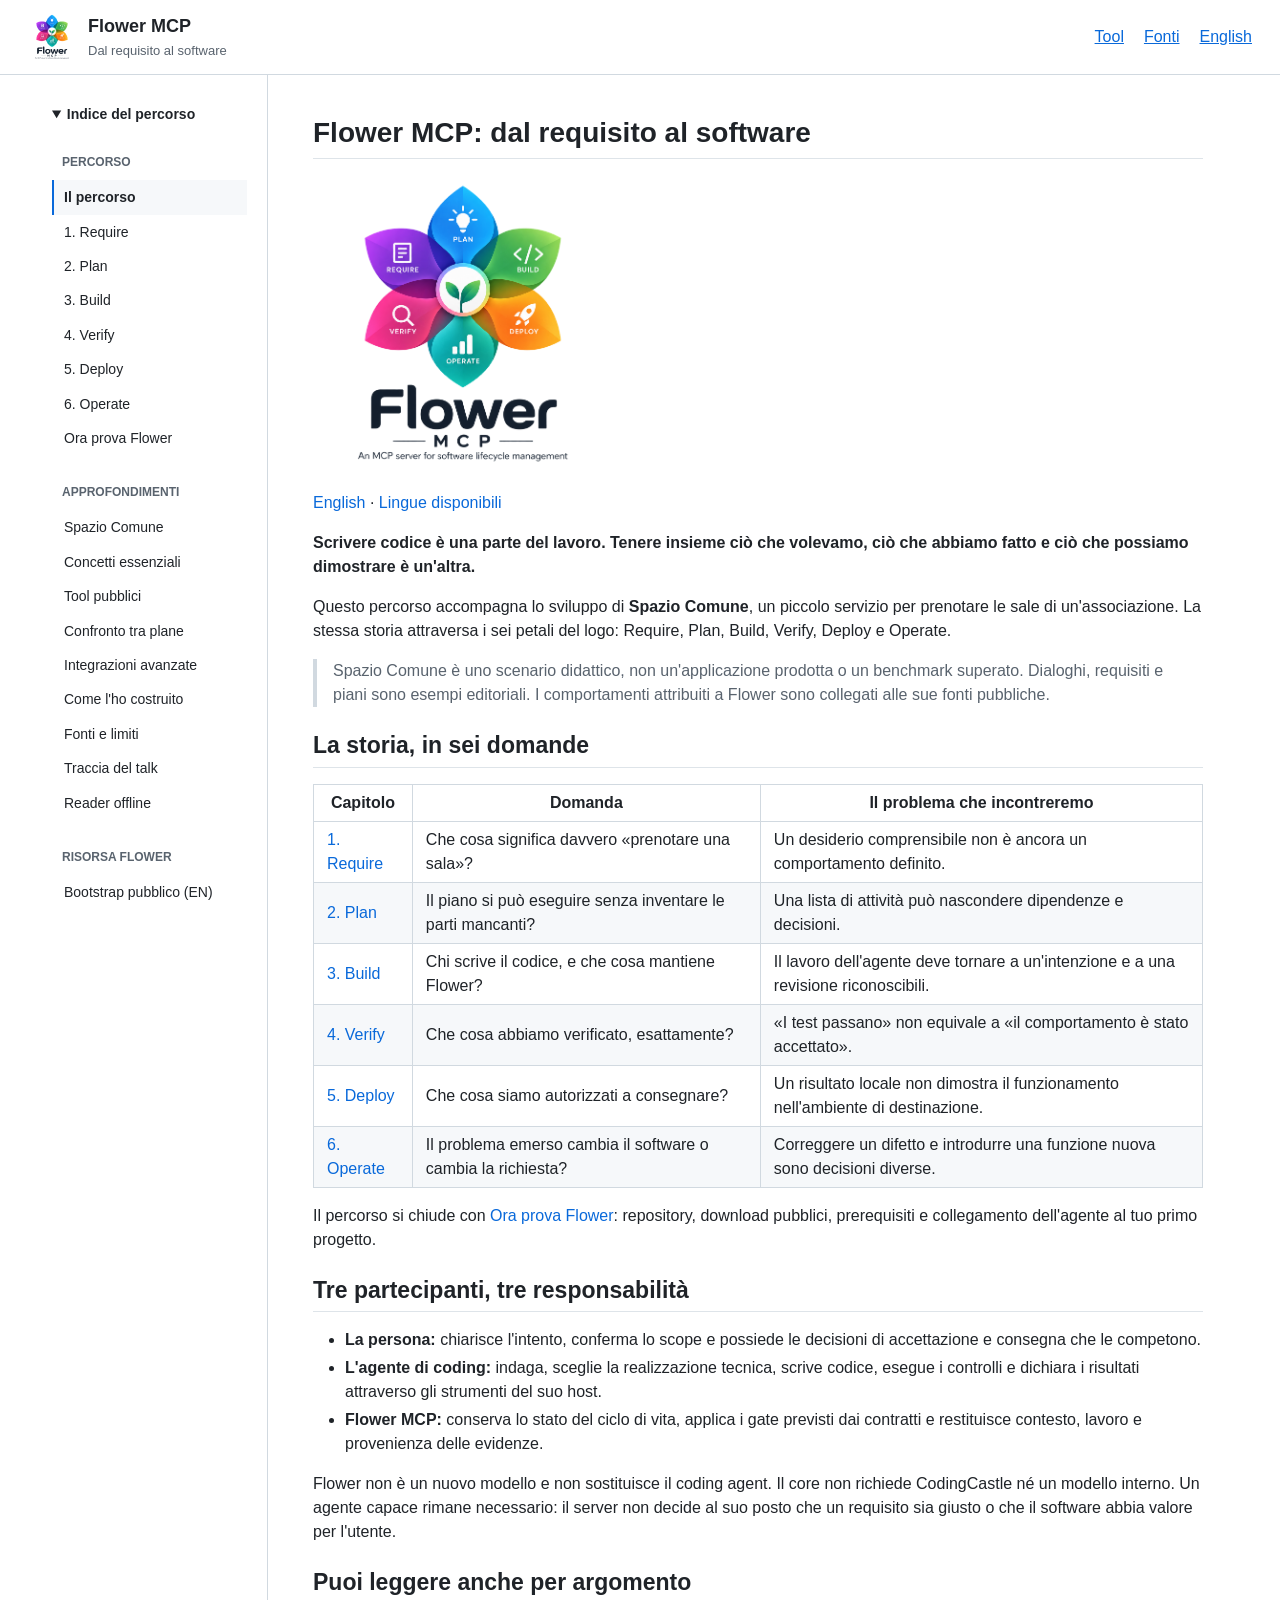
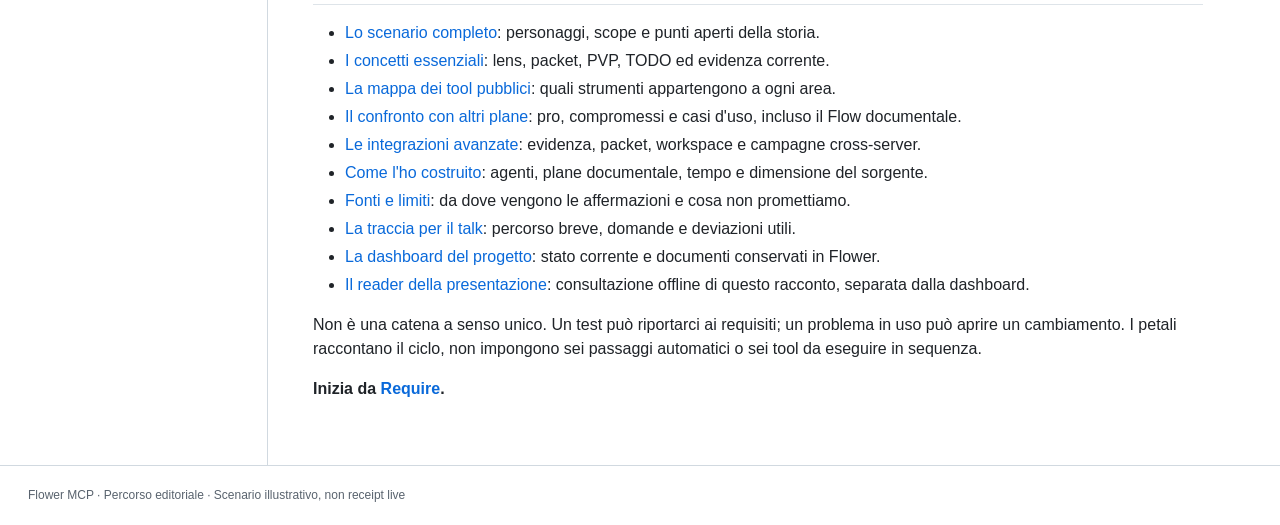
<file: docs/presentation/ita/index.html>
<!doctype html>
<html lang="it">
<head>
<meta charset="utf-8">
<meta name="viewport" content="width=device-width, initial-scale=1">
<meta http-equiv="Content-Security-Policy" content="default-src 'none'; script-src 'self'; style-src 'self'; img-src 'self'; connect-src 'none'; base-uri 'none'; form-action 'none'">
<meta name="color-scheme" content="light dark">
<title>Flower MCP: Dal requisito al software</title>
<link rel="stylesheet" href="../assets/github-markdown.css">
<link rel="stylesheet" href="../assets/reader.css">
<script src="../assets/reader.js" defer></script>
</head>
<body>
<!-- Generated from linked Markdown. Source digest: 04f858ce1ef64ba5a2cc5791380c385fe5c628eaf2e8fa48d4fd6c0b86d6b537. -->
<a class="skip-link" href="#content">Vai al contenuto</a>
<header class="site-header">
<a class="brand" href="#page=README.md" data-page="README.md"><img src="../assets/flower-mcp-logo.png" alt="" width="48" height="48"><span><strong>Flower MCP</strong><small>Dal requisito al software</small></span></a>
<nav aria-label="Accesso rapido"><a href="#page=tools.md" data-page="tools.md">Tool</a><a href="#page=sources.md" data-page="sources.md">Fonti</a><a id="language-switch" href="../eng/index.html">English</a></nav>
</header>
<div class="layout">
<aside><details id="navigation" open><summary>Indice del percorso</summary><nav aria-label="Capitoli"><h2>Percorso</h2><a href="#page=README.md" data-page="README.md" aria-current="page">Il percorso</a><a href="#page=01-require.md" data-page="01-require.md">1. Require</a><a href="#page=02-plan.md" data-page="02-plan.md">2. Plan</a><a href="#page=03-build.md" data-page="03-build.md">3. Build</a><a href="#page=04-verify.md" data-page="04-verify.md">4. Verify</a><a href="#page=05-deploy.md" data-page="05-deploy.md">5. Deploy</a><a href="#page=06-operate.md" data-page="06-operate.md">6. Operate</a><a href="#page=try-flower.md" data-page="try-flower.md">Ora prova Flower</a><h2>Approfondimenti</h2><a href="#page=scenario.md" data-page="scenario.md">Spazio Comune</a><a href="#page=concepts.md" data-page="concepts.md">Concetti essenziali</a><a href="#page=tools.md" data-page="tools.md">Tool pubblici</a><a href="#page=comparison.md" data-page="comparison.md">Confronto tra plane</a><a href="#page=advanced.md" data-page="advanced.md">Integrazioni avanzate</a><a href="#page=method.md" data-page="method.md">Come l&#x27;ho costruito</a><a href="#page=sources.md" data-page="sources.md">Fonti e limiti</a><a href="#page=talk.md" data-page="talk.md">Traccia del talk</a><a href="#page=reader.md" data-page="reader.md">Reader offline</a><h2>Risorsa Flower</h2><a href="#page=..%2F..%2FBOOTSTRAP.md" data-page="../../BOOTSTRAP.md">Bootstrap pubblico (EN)</a></nav></details></aside>
<main id="content" tabindex="-1"><p id="route-error" role="status" data-missing-page="La pagina richiesta non è presente. Puoi ripartire dall&#x27;indice." data-missing-section="La sezione richiesta non è presente. Il capitolo resta disponibile." hidden></p><article class="markdown-body" data-document="README.md" data-title="Flower MCP: dal requisito al software" data-prefix="doc-b33563055168"><h1 id="doc-b33563055168--flower-mcp-dal-requisito-al-software">Flower MCP: dal requisito al software</h1>
<p><img src="../assets/flower-mcp-logo.png" alt="Flower MCP: Require, Plan, Build, Verify, Deploy, Operate" /></p>
<p><a href="../eng/index.html">English</a> · <a href="../index.html">Lingue disponibili</a></p>
<p><strong>Scrivere codice è una parte del lavoro. Tenere insieme ciò che volevamo,
ciò che abbiamo fatto e ciò che possiamo dimostrare è un'altra.</strong></p>
<p>Questo percorso accompagna lo sviluppo di <strong>Spazio Comune</strong>, un piccolo servizio
per prenotare le sale di un'associazione. La stessa storia attraversa i sei
petali del logo: Require, Plan, Build, Verify, Deploy e Operate.</p>
<blockquote>
<p>Spazio Comune è uno scenario didattico, non un'applicazione prodotta o un
benchmark superato. Dialoghi, requisiti e piani sono esempi editoriali. I
comportamenti attribuiti a Flower sono collegati alle sue fonti pubbliche.</p>
</blockquote>
<h2 id="doc-b33563055168--la-storia-in-sei-domande">La storia, in sei domande</h2>
<table>
<thead>
<tr>
<th>Capitolo</th>
<th>Domanda</th>
<th>Il problema che incontreremo</th>
</tr>
</thead>
<tbody>
<tr>
<td><a href="#page=01-require.md" data-page="01-require.md">1. Require</a></td>
<td>Che cosa significa davvero «prenotare una sala»?</td>
<td>Un desiderio comprensibile non è ancora un comportamento definito.</td>
</tr>
<tr>
<td><a href="#page=02-plan.md" data-page="02-plan.md">2. Plan</a></td>
<td>Il piano si può eseguire senza inventare le parti mancanti?</td>
<td>Una lista di attività può nascondere dipendenze e decisioni.</td>
</tr>
<tr>
<td><a href="#page=03-build.md" data-page="03-build.md">3. Build</a></td>
<td>Chi scrive il codice, e che cosa mantiene Flower?</td>
<td>Il lavoro dell'agente deve tornare a un'intenzione e a una revisione riconoscibili.</td>
</tr>
<tr>
<td><a href="#page=04-verify.md" data-page="04-verify.md">4. Verify</a></td>
<td>Che cosa abbiamo verificato, esattamente?</td>
<td>«I test passano» non equivale a «il comportamento è stato accettato».</td>
</tr>
<tr>
<td><a href="#page=05-deploy.md" data-page="05-deploy.md">5. Deploy</a></td>
<td>Che cosa siamo autorizzati a consegnare?</td>
<td>Un risultato locale non dimostra il funzionamento nell'ambiente di destinazione.</td>
</tr>
<tr>
<td><a href="#page=06-operate.md" data-page="06-operate.md">6. Operate</a></td>
<td>Il problema emerso cambia il software o cambia la richiesta?</td>
<td>Correggere un difetto e introdurre una funzione nuova sono decisioni diverse.</td>
</tr>
</tbody>
</table>
<p>Il percorso si chiude con <a href="#page=try-flower.md" data-page="try-flower.md">Ora prova Flower</a>: repository, download
pubblici, prerequisiti e collegamento dell'agente al tuo primo progetto.</p>
<h2 id="doc-b33563055168--tre-partecipanti-tre-responsabilità">Tre partecipanti, tre responsabilità</h2>
<ul>
<li><strong>La persona:</strong> chiarisce l'intento, conferma lo scope e possiede le decisioni
di accettazione e consegna che le competono.</li>
<li><strong>L'agente di coding:</strong> indaga, sceglie la realizzazione tecnica, scrive codice,
esegue i controlli e dichiara i risultati attraverso gli strumenti del suo host.</li>
<li><strong>Flower MCP:</strong> conserva lo stato del ciclo di vita, applica i gate previsti
dai contratti e restituisce contesto, lavoro e provenienza delle evidenze.</li>
</ul>
<p>Flower non è un nuovo modello e non sostituisce il coding agent. Il core non
richiede CodingCastle né un modello interno. Un agente capace rimane necessario:
il server non decide al suo posto che un requisito sia giusto o che il software
abbia valore per l'utente.</p>
<h2 id="doc-b33563055168--puoi-leggere-anche-per-argomento">Puoi leggere anche per argomento</h2>
<ul>
<li><a href="#page=scenario.md" data-page="scenario.md">Lo scenario completo</a>: personaggi, scope e punti aperti della storia.</li>
<li><a href="#page=concepts.md" data-page="concepts.md">I concetti essenziali</a>: lens, packet, PVP, TODO ed evidenza corrente.</li>
<li><a href="#page=tools.md" data-page="tools.md">La mappa dei tool pubblici</a>: quali strumenti appartengono a ogni area.</li>
<li><a href="#page=comparison.md" data-page="comparison.md">Il confronto con altri plane</a>: pro, compromessi e casi d'uso, incluso il Flow documentale.</li>
<li><a href="#page=advanced.md" data-page="advanced.md">Le integrazioni avanzate</a>: evidenza, packet, workspace e campagne cross-server.</li>
<li><a href="#page=method.md" data-page="method.md">Come l'ho costruito</a>: agenti, plane documentale, tempo e dimensione del sorgente.</li>
<li><a href="#page=sources.md" data-page="sources.md">Fonti e limiti</a>: da dove vengono le affermazioni e cosa non promettiamo.</li>
<li><a href="#page=talk.md" data-page="talk.md">La traccia per il talk</a>: percorso breve, domande e deviazioni utili.</li>
<li><a href="#page=06-operate.md&amp;section=il-progetto-nel-browser" data-page="06-operate.md" data-section="il-progetto-nel-browser">La dashboard del progetto</a>: stato corrente e documenti conservati in Flower.</li>
<li><a href="#page=reader.md" data-page="reader.md">Il reader della presentazione</a>: consultazione offline di questo racconto, separata dalla dashboard.</li>
</ul>
<p>Non è una catena a senso unico. Un test può riportarci ai requisiti; un problema
in uso può aprire un cambiamento. I petali raccontano il ciclo, non impongono sei
passaggi automatici o sei tool da eseguire in sequenza.</p>
<p><strong>Inizia da <a href="#page=01-require.md" data-page="01-require.md">Require</a>.</strong></p>
</article><article class="markdown-body" data-document="01-require.md" data-title="1. Require: prima del codice, il comportamento" data-prefix="doc-3b641b096e6c" hidden><h1 id="doc-3b641b096e6c--1-require-prima-del-codice-il-comportamento">1. Require: prima del codice, il comportamento</h1>
<p><a href="#page=README.md" data-page="README.md">Indice</a> · <a href="#page=scenario.md" data-page="scenario.md">Scenario</a> · <a href="#page=02-plan.md" data-page="02-plan.md">Successivo: Plan</a></p>
<blockquote>
<p>«Voglio che non si prenoti due volte la stessa sala.»</p>
</blockquote>
<h2 id="doc-3b641b096e6c--la-domanda-nascosta-nella-richiesta">La domanda nascosta nella richiesta</h2>
<p>L'agente potrebbe cominciare da calendario, login e database. Marta potrebbe
approvare una bella schermata senza accorgersi che il comportamento centrale
non è ancora definito.</p>
<p>Luca e un'altra persona vedono una sala libera nello stesso momento. Premono
entrambi «Prenota». Che cosa deve succedere? Una lista aggiornata prima del click
non basta a rispondere.</p>
<p>Il primo lavoro è rendere osservabile l'intento: <strong>una sola conferma, un conflitto
esplicito per l'altra richiesta e nessuna conferma inventata se manca un esito</strong>.
La soluzione tecnica sarà responsabilità dell'ingegnere/agente; Marta chiarisce
il risultato che vuole, non deve scegliere un livello di isolamento del database.</p>
<h2 id="doc-3b641b096e6c--che-cosa-conserva-flower">Che cosa conserva Flower</h2>
<p>L'agente registra requisito, motivazione, caso d'uso e sequenza. Nel guided
bootstrap può conservare risposte selezionate con provenienza e collegarle alle
entità canoniche. La corrispondenza è un giudizio dichiarato dall'host, non una
prova semantica automatica.</p>
<table>
<thead>
<tr>
<th>Oggetto della storia</th>
<th>Perché serve</th>
</tr>
</thead>
<tbody>
<tr>
<td>Requisito SC-R1</td>
<td>Definisce il risultato da preservare.</td>
</tr>
<tr>
<td>Caso d'uso «Prenotare una sala»</td>
<td>Spiega attore, obiettivo ed esito osservabile.</td>
</tr>
<tr>
<td>Sequenza con due richieste</td>
<td>Fa emergere un conflitto che il percorso felice nasconde.</td>
</tr>
<tr>
<td>Risposta di Marta collegata allo scope</td>
<td>Rende recuperabile la decisione, invece di lasciarla in chat.</td>
</tr>
</tbody>
</table>
<p>Una roadmap derivata viene presentata alla persona e confermata con un riferimento
reale. <strong>Confermare lo scope non significa accettare software non ancora prodotto.</strong></p>
<h2 id="doc-3b641b096e6c--il-problema-da-cui-nasce-il-meccanismo">Il problema da cui nasce il meccanismo</h2>
<p>Una conversazione può contenere proposte, osservazioni e decisioni con autorità
diversa. Una nuova sessione non deve trasformare l'ultima frase letta in un nuovo
requisito. Requisiti revisionati, risposte collegate e scope confermato rendono
esplicito che cosa governa il lavoro corrente.</p>
<p>Flower non impedisce a un agente esterno di usare altri strumenti fuori da quel
percorso: i suoi gate governano le operazioni del server. L'aderenza dell'agente
alle istruzioni resta una proprietà da provare sul suo host.</p>
<h2 id="doc-3b641b096e6c--nella-superficie-pubblica">Nella superficie pubblica</h2>
<p><code>fow_bootstrap</code> guida l'intake; <code>fow_register_requirement</code> registra il requisito;
<code>fow_goal</code> contiene casi d'uso, sequenze e aspettative. <code>fow_capabilities</code> espone
la recipe <code>engineering-bootstrap</code> e i contratti esatti delle operazioni.</p>
<p><strong>Domanda al pubblico:</strong> se cambiamo agente domani, sa perché abbiamo scelto
questo comportamento, oppure trova soltanto una schermata già scritta?</p>
<p><a href="#page=concepts.md&amp;section=lens" data-page="concepts.md" data-section="lens">Approfondisci: intenti e lens</a> · <a href="#page=sources.md&amp;section=require" data-page="sources.md" data-section="require">Fonti del capitolo</a></p>
<p><a href="#page=README.md" data-page="README.md">Indice</a> · <a href="#page=02-plan.md" data-page="02-plan.md">Successivo: Plan</a></p>
</article><article class="markdown-body" data-document="02-plan.md" data-title="2. Plan: una lista non è ancora un piano" data-prefix="doc-52142ad3dd9b" hidden><h1 id="doc-52142ad3dd9b--2-plan-una-lista-non-è-ancora-un-piano">2. Plan: una lista non è ancora un piano</h1>
<p><a href="#page=01-require.md" data-page="01-require.md">Precedente: Require</a> · <a href="#page=README.md" data-page="README.md">Indice</a> · <a href="#page=03-build.md" data-page="03-build.md">Successivo: Build</a></p>
<blockquote>
<p>«Facciamo API, calendario e test. Poi consegniamo.»</p>
</blockquote>
<h2 id="doc-52142ad3dd9b--una-dipendenza-nascosta">Una dipendenza nascosta</h2>
<p>L'unità del calendario vuole usare un'API che ancora non esiste. Se il piano
contiene soltanto i nomi delle attività, l'agente può inventare firma, stati e
semantica dell'esito. Due pezzi compilano separatamente ma parlano lingue diverse.</p>
<p>Nel nostro esempio l'agente sceglie una realizzazione tecnica e la registra:
una funzione <code>reserve_room</code> restituisce conferma, conflitto o errore temporaneo.
È una <strong>dichiarazione di ciò che verrà prodotto</strong>, non evidenza che la funzione
sia già disponibile.</p>
<h2 id="doc-52142ad3dd9b--un-packet-didattico-non-una-ricetta-api">Un packet didattico, non una ricetta API</h2>
<table>
<thead>
<tr>
<th>Unità</th>
<th>Azione ordinata</th>
<th>Produce o usa</th>
<th>Verifica al suo confine</th>
</tr>
</thead>
<tbody>
<tr>
<td>A: servizio</td>
<td>Implementare la decisione atomica di prenotazione e gli esiti concordati.</td>
<td>Produce il contratto «esito prenotazione».</td>
<td>Test del servizio: richieste concorrenti non producono due conferme.</td>
</tr>
<tr>
<td>B: interfaccia</td>
<td>Consumare il contratto di A, mostrare gli esiti e gestire l'errore temporaneo.</td>
<td>Richiede esplicitamente il contratto di A.</td>
<td>Controlli sui tre esiti e sulla distinzione tra errore e conferma.</td>
</tr>
<tr>
<td>C: integrazione</td>
<td>Collegare le parti e predisporre la procedura del caso simultaneo.</td>
<td>Dipende dalle parti necessarie già prodotte.</td>
<td>Verifica locale disponibile; prova nell'ambiente reale resta distinta.</td>
</tr>
</tbody>
</table>
<p>Le unità appartengono a un packet, cioè a un incremento con intento, scope e
criteri di completamento. La tabella spiega la struttura: non contiene i payload
completi delle operazioni Flower e non autorizza da sola un'esecuzione.</p>
<h2 id="doc-52142ad3dd9b--che-cosa-controlla-flower">Che cosa controlla Flower</h2>
<p>La <strong>Packet Validation Projection, PVP</strong>, deriva la chiusura dai dati del piano:
chi implementa ogni criterio, chi produce un contratto, quali predecessori lo
rendono disponibile al consumatore e quali verifiche sono locali o differite.</p>
<p>Un consumatore non tiene una seconda copia delle clausole del produttore. Un
produttore assente o non disponibile nell'ordine dichiarato lascia un gap. Un
piano strutturalmente chiuso non può ignorare un blocco semantico corrente:
<strong>chiusura, accettazione del piano e ammissione all'esecuzione sono distinte</strong>.</p>
<h2 id="doc-52142ad3dd9b--il-problema-da-cui-nasce-il-meccanismo">Il problema da cui nasce il meccanismo</h2>
<p>Il modello deve sapere che cosa può usare <strong>adesso</strong>. Un futuro pianificato non
va promosso a sorgente già presente. La separazione tra dichiarazioni, dipendenze
e risultati rende ispezionabile questa differenza senza chiedere all'utente di
approvare ogni singola unità.</p>
<p>PVP non dimostra che <code>reserve_room</code> sia corretta né sceglie la migliore architettura.
La progettazione tecnica e la qualità delle clausole restano lavoro dell'agente.</p>
<h2 id="doc-52142ad3dd9b--nella-superficie-pubblica">Nella superficie pubblica</h2>
<p><code>fow_promote_milestone</code> definisce scope e politiche della milestone;
<code>fow_change</code> governa il cambiamento; <code>fow_packet_author</code> costruisce packet e
piano; <code>fow_external_work</code> espone validazione e handoff standalone.</p>
<p><strong>Domanda al pubblico:</strong> un altro agente potrebbe eseguire questo incremento
senza riaprire tutte le decisioni del primo?</p>
<p><a href="#page=concepts.md&amp;section=pvp" data-page="concepts.md" data-section="pvp">Approfondisci: PVP</a> · <a href="#page=sources.md&amp;section=plan" data-page="sources.md" data-section="plan">Fonti del capitolo</a></p>
<p><a href="#page=01-require.md" data-page="01-require.md">Precedente: Require</a> · <a href="#page=README.md" data-page="README.md">Indice</a> · <a href="#page=03-build.md" data-page="03-build.md">Successivo: Build</a></p>
</article><article class="markdown-body" data-document="03-build.md" data-title="3. Build: il lavoro esce dal server, l&#x27;intento no" data-prefix="doc-77983e290283" hidden><h1 id="doc-77983e290283--3-build-il-lavoro-esce-dal-server-lintento-no">3. Build: il lavoro esce dal server, l'intento no</h1>
<p><a href="#page=02-plan.md" data-page="02-plan.md">Precedente: Plan</a> · <a href="#page=README.md" data-page="README.md">Indice</a> · <a href="#page=04-verify.md" data-page="04-verify.md">Successivo: Verify</a></p>
<blockquote>
<p>Il piano è pronto. L'agente comincia. A metà lavoro la sessione si interrompe.</p>
</blockquote>
<h2 id="doc-77983e290283--il-codice-ha-un-esecutore">Il codice ha un esecutore</h2>
<p>L'agente scrive <code>reserve_room</code>, esegue i test e costruisce l'interfaccia usando
gli strumenti del proprio host. Flower <strong>non apre il repository per scrivere
quel codice</strong> e non avvia quei test nella modalità standalone external-agent.</p>
<p>Dal piano accettato, dalla PVP chiusa e dall'ammissione corrente, Flower può
esporre una TODO ordinata per dipendenze. Quando l'agente dichiara un risultato,
Flower conserva unità, autorità del piano, riferimenti agli artefatti e verifiche
con la loro provenienza. Non trasforma quella dichiarazione in un audit del
filesystem che non ha eseguito.</p>
<h2 id="doc-77983e290283--se-flower-non-è-disponibile">Se Flower non è disponibile</h2>
<p>Un export Markdown completo conserva il contesto necessario: intento, criteri,
decisioni, contratti, ordine delle unità e verifiche. L'host salva l'artefatto e
può lavorare offline <strong>entro l'autorità già ricevuta</strong>.</p>
<p>Non basta che esista un file chiamato «piano». Un export draft espone i suoi gap
e non equivale a lavoro eseguibile. Un nuovo problema d'intento o un'autorità
mancante non si risolvono inventando un'autorizzazione offline.</p>
<h2 id="doc-77983e290283--se-cambia-il-piano-durante-linterruzione">Se cambia il piano durante l'interruzione</h2>
<table>
<thead>
<tr>
<th>Evento</th>
<th>Che cosa deve rimanere distinguibile</th>
</tr>
</thead>
<tbody>
<tr>
<td>L'agente riconnette e riporta lo stesso risultato.</td>
<td>Un replay identico non deve creare un secondo risultato indipendente.</td>
</tr>
<tr>
<td>Due report diversi dichiarano l'esito della stessa autorità.</td>
<td>Il conflitto richiede riconciliazione esplicita.</td>
</tr>
<tr>
<td>Il piano corrente è cambiato.</td>
<td>Il risultato della vecchia revisione rimane storia, non chiusura automatica del nuovo lavoro.</td>
</tr>
</tbody>
</table>
<p>La TODO è una proiezione dello stato, non una lista parallela che il modello
deve sincronizzare a mano nella memoria della chat.</p>
<h2 id="doc-77983e290283--il-problema-da-cui-nasce-il-meccanismo">Il problema da cui nasce il meccanismo</h2>
<p>Un messaggio «finito» non dice quale piano sia stato eseguito, quali output
esistano o che cosa sia rimasto aperto. La continuità non si ottiene copiando
tutta la chat: si recuperano fatti, autorità e prossimo gate dal loro proprietario.</p>
<p>Flower non garantisce che ogni agente rispetti un piano esportato. Conserva e
controlla il confine del proprio protocollo; l'agent loop si qualifica separatamente.</p>
<h2 id="doc-77983e290283--nella-superficie-pubblica">Nella superficie pubblica</h2>
<p><code>fow_external_work</code> offre <code>export_plan</code>, <code>todo</code>, <code>report_outcome</code> e
<code>reconcile_outcome</code>. <code>fow_handover</code> ricostruisce stato e progresso correnti.
La recipe pertinente è <code>standalone-external-plan</code>.</p>
<p><strong>Domanda al pubblico:</strong> dopo un'interruzione, ripartiamo dall'ultima frase
dell'agente o dal lavoro realmente registrato?</p>
<p><a href="#page=concepts.md&amp;section=evidenza-corrente" data-page="concepts.md" data-section="evidenza-corrente">Approfondisci: autorità ed evidenza</a> · <a href="#page=sources.md&amp;section=build" data-page="sources.md" data-section="build">Fonti del capitolo</a></p>
<p><a href="#page=02-plan.md" data-page="02-plan.md">Precedente: Plan</a> · <a href="#page=README.md" data-page="README.md">Indice</a> · <a href="#page=04-verify.md" data-page="04-verify.md">Successivo: Verify</a></p>
</article><article class="markdown-body" data-document="04-verify.md" data-title="4. Verify: «verde» rispetto a quale domanda?" data-prefix="doc-d08678d07d3d" hidden><h1 id="doc-d08678d07d3d--4-verify-verde-rispetto-a-quale-domanda">4. Verify: «verde» rispetto a quale domanda?</h1>
<p><a href="#page=03-build.md" data-page="03-build.md">Precedente: Build</a> · <a href="#page=README.md" data-page="README.md">Indice</a> · <a href="#page=05-deploy.md" data-page="05-deploy.md">Successivo: Deploy</a></p>
<blockquote>
<p>«Tutti i test passano. Possiamo dire che le doppie prenotazioni sono risolte?»</p>
</blockquote>
<h2 id="doc-d08678d07d3d--il-percorso-felice-non-è-la-concorrenza">Il percorso felice non è la concorrenza</h2>
<p>Una richiesta riesce. Una seconda richiesta, arrivata dopo, viene rifiutata.
Questo test è utile, ma non verifica due richieste simultanee. E un test del
servizio non dimostra ancora che l'interfaccia mostri l'esito corretto quando
la connessione cade dopo la conferma.</p>
<p>L'agente deve creare ed eseguire controlli che rispondano ai comportamenti
concordati. Flower conserva obblighi, risultati e collegamenti; non rende
pertinente un test sbagliato solo perché il suo exit code è zero.</p>
<h2 id="doc-d08678d07d3d--una-lettura-onesta-del-progresso">Una lettura onesta del progresso</h2>
<table>
<thead>
<tr>
<th>Dimensione</th>
<th>Esempio nella storia</th>
<th>Che cosa non implica</th>
</tr>
</thead>
<tbody>
<tr>
<td>Implementazione</td>
<td>Servizio e interfaccia sono dichiarati prodotti.</td>
<td>Che siano corretti o accettati.</td>
</tr>
<tr>
<td>Verifica locale</td>
<td>I controlli disponibili all'unità hanno esito dichiarato e riferimenti.</td>
<td>Che una campagna sul sistema reale sia stata eseguita.</td>
</tr>
<tr>
<td>Verifica differita</td>
<td>Resta la prova completa nell'ambiente di destinazione.</td>
<td>Un fallimento implicito o una promozione automatica a pass.</td>
</tr>
<tr>
<td>Accettazione</td>
<td>L'autorità competente prende la decisione prevista con evidenze appropriate.</td>
<td>Che bastasse una percentuale di completamento.</td>
</tr>
</tbody>
</table>
<p>Il progresso derivato riguarda criteri e scope selezionati. Un denominatore
mancante non diventa «100%». L'evidenza di un vecchio piano non viene usata come
se verificasse senza riserve quello corrente.</p>
<h2 id="doc-d08678d07d3d--la-campagna-non-soltanto-il-comando-di-test">La campagna, non soltanto il comando di test</h2>
<p>L'agente può strutturare casi, obblighi, risposte attese e fonti dell'oracolo:
richieste simultanee, annullamento, permessi e perdita della risposta. Flower
offre authoring, avanzamento e ispezione di campagne; l'esecuzione tecnica e
l'attestazione dipendono dal percorso e dai prerequisiti disponibili.</p>
<p>Un'analisi semantica opzionale può aiutare: <code>fow_semantic</code> prepara incarichi
bounded per SRS o grounding, anche eseguiti dall'host. Una risposta strutturalmente
valida non è una prova universale. L'adozione registra un audit con provenienza,
non l'accettazione automatica del prodotto.</p>
<h2 id="doc-d08678d07d3d--il-problema-da-cui-nasce-il-meccanismo">Il problema da cui nasce il meccanismo</h2>
<p>«Verificato», «completato» e «accettato» sono parole troppo comode se non diciamo
da chi, con quali dati e a quale revisione. La distinzione conserva ciò che
sappiamo e rende visibile ciò che ancora non sappiamo.</p>
<h2 id="doc-d08678d07d3d--nella-superficie-pubblica">Nella superficie pubblica</h2>
<p><code>fow_campaign_author</code>, <code>fow_campaign_advance</code> e <code>fow_campaign_inspect</code> gestiscono
le campagne; <code>fow_record_verification</code>, <code>fow_traceability</code> e <code>fow_assurance</code>
registrano evidenza e decisioni. Le operazioni che richiedono provider o modello
non si fingono disponibili quando quei prerequisiti mancano.</p>
<p><strong>Domanda al pubblico:</strong> se leggiamo «100%», possiamo sapere anche quali domande
non sono state ancora verificate?</p>
<p><a href="#page=concepts.md&amp;section=tre-significati-di-finito" data-page="concepts.md" data-section="tre-significati-di-finito">Approfondisci: i tre significati di finito</a> · <a href="#page=sources.md&amp;section=verify" data-page="sources.md" data-section="verify">Fonti del capitolo</a></p>
<p><a href="#page=03-build.md" data-page="03-build.md">Precedente: Build</a> · <a href="#page=README.md" data-page="README.md">Indice</a> · <a href="#page=05-deploy.md" data-page="05-deploy.md">Successivo: Deploy</a></p>
</article><article class="markdown-body" data-document="05-deploy.md" data-title="5. Deploy: consegnare una promessa delimitata" data-prefix="doc-a65cca43d692" hidden><h1 id="doc-a65cca43d692--5-deploy-consegnare-una-promessa-delimitata">5. Deploy: consegnare una promessa delimitata</h1>
<p><a href="#page=04-verify.md" data-page="04-verify.md">Precedente: Verify</a> · <a href="#page=README.md" data-page="README.md">Indice</a> · <a href="#page=06-operate.md" data-page="06-operate.md">Successivo: Operate</a></p>
<blockquote>
<p>«Sul mio computer funziona. Lo mettiamo a disposizione dell'associazione?»</p>
</blockquote>
<h2 id="doc-a65cca43d692--cambia-lambiente-non-soltanto-lindirizzo">Cambia l'ambiente, non soltanto l'indirizzo</h2>
<p>Spazio Comune deve usare il database di destinazione, gestire credenziali e
permessi e sopravvivere a un riavvio. Le verifiche locali sono ancora evidenza
utile, ma non costituiscono da sole una prova di questi comportamenti.</p>
<p>L'agente prepara la realizzazione tecnica, usa gli strumenti disponibili e
riporta ciò che ha davvero eseguito. La persona mantiene l'autorità per la
consegna e gli effetti irreversibili che le competono.</p>
<p><strong>Flower non è un deployer, un gestore di credenziali o un sistema CI/CD.</strong> Il
petalo Deploy rappresenta il governo della consegna: scope, evidenze, obblighi
aperti, decisioni di accettazione e stato recuperabile.</p>
<h2 id="doc-a65cca43d692--la-consegna-della-storia">La consegna della storia</h2>
<table>
<thead>
<tr>
<th>Dichiarazione</th>
<th>Condizione che deve essere esplicita</th>
</tr>
</thead>
<tbody>
<tr>
<td>«Questa è la prima versione.»</td>
<td>Quale scope e quali comportamenti include?</td>
</tr>
<tr>
<td>«Questi controlli sono passati.»</td>
<td>Quali risultati, quale ambiente e quale revisione?</td>
</tr>
<tr>
<td>«Questa verifica resta da fare.»</td>
<td>Chi la esegue e perché non è stata promossa a completata?</td>
</tr>
<tr>
<td>«L'associazione accetta il risultato.»</td>
<td>Esiste una decisione reale dell'autorità competente, non un testo generato dall'agente?</td>
</tr>
</tbody>
</table>
<p>Una milestone pianificata e una milestone accettata sono stati distinti. Flower
offre transizioni governate e riferimenti all'evidenza: non sceglie unilateralmente
la soglia di rischio che Marta deve accettare.</p>
<h2 id="doc-a65cca43d692--il-problema-da-cui-nasce-il-meccanismo">Il problema da cui nasce il meccanismo</h2>
<p>Se la consegna è soltanto un messaggio in chat, chi subentra può confondere il
software prodotto con il software accettato. Un handover recuperabile deve dire
che cosa esiste, cosa governa il lavoro e quale obbligo rimane aperto.</p>
<p>La presenza di un record non è una certificazione production-grade. Anche una
prima release dichiarata sperimentale può avere un handover preciso e onesto.</p>
<h2 id="doc-a65cca43d692--nella-superficie-pubblica">Nella superficie pubblica</h2>
<p><code>fow_accept_milestone</code> governa l'accettazione prevista; <code>fow_handover</code> restituisce
snapshot e handover; <code>fow_get_artifacts</code> recupera gli artefatti disponibili.
L'export di un piano e l'accettazione del software non sono la stessa operazione.</p>
<p><strong>Domanda al pubblico:</strong> chi riceve Spazio Comune può distinguere ciò che è
stato consegnato da ciò che gli è stato soltanto promesso?</p>
<p><a href="#page=concepts.md&amp;section=responsabilit%C3%A0" data-page="concepts.md" data-section="responsabilità">Approfondisci: responsabilità</a> · <a href="#page=sources.md&amp;section=deploy" data-page="sources.md" data-section="deploy">Fonti del capitolo</a></p>
<p><a href="#page=04-verify.md" data-page="04-verify.md">Precedente: Verify</a> · <a href="#page=README.md" data-page="README.md">Indice</a> · <a href="#page=06-operate.md" data-page="06-operate.md">Successivo: Operate</a></p>
</article><article class="markdown-body" data-document="06-operate.md" data-title="6. Operate: quando il mondo risponde" data-prefix="doc-eba200274d73" hidden><h1 id="doc-eba200274d73--6-operate-quando-il-mondo-risponde">6. Operate: quando il mondo risponde</h1>
<p><a href="#page=05-deploy.md" data-page="05-deploy.md">Precedente: Deploy</a> · <a href="#page=try-flower.md" data-page="try-flower.md">Successivo: prova Flower</a> · <a href="#page=README.md" data-page="README.md">Indice</a></p>
<blockquote>
<p>«È successo un conflitto ieri sera. E ci servirebbe prenotare ogni martedì.»</p>
</blockquote>
<h2 id="doc-eba200274d73--due-notizie-due-percorsi">Due notizie, due percorsi</h2>
<p>La prima può essere un difetto rispetto a SC-R1: due conferme incompatibili.
La seconda introduce prenotazioni ricorrenti, escluse dal primo scope.
Metterle nello stesso «fix» rischia di cambiare il prodotto senza dirlo.</p>
<table>
<thead>
<tr>
<th>Notizia</th>
<th>Domanda prima di modificare</th>
</tr>
</thead>
<tbody>
<tr>
<td>Due conferme per lo stesso intervallo</td>
<td>Quale evidenza mostra una divergenza dall'intento corrente?</td>
</tr>
<tr>
<td>Prenotazione ogni martedì</td>
<td>Come cambia lo scope, e quali nuove regole vanno chiarite e confermate?</td>
</tr>
</tbody>
</table>
<p>L'agente indaga il difetto con i propri strumenti. Flower non monitora il
servizio, non raccoglie autonomamente incidenti e non diagnostica il database
di Spazio Comune.</p>
<h2 id="doc-eba200274d73--correggere-senza-riscrivere-il-passato">Correggere senza riscrivere il passato</h2>
<p>Per una divergenza l'agente registra un finding, rilegge requisito, scenario,
milestone e packet correnti e dichiara la rivalutazione dell'intento. Solo una
valutazione corrente che stabilisca una correzione entro l'intento concordato
permette quel percorso correttivo.</p>
<p>Il nuovo packet rimane collegato al finding e porta un obbligo di regressione.
Una valutazione non è la prova che il bug sia risolto; i risultati successivi
devono ancora sostenere la sua disposizione.</p>
<p>Per le prenotazioni ricorrenti si usa invece il normale cambiamento d'intento:
nuove regole, revisioni e conferma dello scope interessato. Non si modifica
SC-R1 retroattivamente per giustificare due conferme errate.</p>
<h2 id="doc-eba200274d73--se-cambia-la-persona-o-lagente">Se cambia la persona o l'agente</h2>
<p>Un'altra sessione seleziona il progetto e recupera uno snapshot. Può leggere
stato corrente e storia senza considerare il modello il sistema di record.
Il prossimo gate orienta il lavoro; non garantisce che l'agente prenderà ogni
decisione semantica correttamente.</p>
<h2 id="doc-eba200274d73--il-progetto-nel-browser">Il progetto nel browser</h2>
<p>La persona può consultare direttamente i progetti del proprio profilo. Con
Flower avviato in streamable HTTP, apri l'indirizzo locale <code>/dashboard</code> e
accedi con l'account del sistema operativo che possiede il profilo Flower. Le sezioni mostrano requisiti, roadmap,
pacchetti, verifiche e oracoli, architettura ed evidenze conservate. La scelta del
progetto nel browser lascia invariato il contesto delle chat.</p>
<p>Un Markdown conservato si apre in <strong>Lettura</strong>, con indice dei titoli, tabelle e
codice formattati. <strong>Sorgente</strong> e download mantengono il documento originale.
HTML e immagini restano inerti. La vista distingue limiti e contenuti parziali
senza trasformarli in completezza o accettazione. Il tema segue il sistema,
con una scelta manuale chiara o scura memorizzata nel browser.</p>
<p>Per eliminare un progetto, scegli <strong>Elimina progetto</strong> e inserisci il suo ID
esatto e la password del tuo account locale. Flower mette brevemente l'istanza
in manutenzione per rimuovere i propri dati del progetto. Se la risposta si
interrompe, aggiorna l'elenco dei progetti per verificare l'esito.</p>
<p>Per ripristinare un archivio, apri <strong>Backup → Ripristina archivio</strong>, scegli uno ZIP
di Flower e dai un nome al nuovo profilo. Flower lascia quel profilo spento.
La <a href="https://github.com/Damel91/flower-mcp/tree/main/docs/DASHBOARD.md" rel="noopener noreferrer">guida della dashboard</a>
spiega accesso e recupero. Il <a href="#page=reader.md" data-page="reader.md">reader offline</a> funziona separatamente
dalla dashboard live.</p>
<h2 id="doc-eba200274d73--il-problema-da-cui-nasce-il-meccanismo">Il problema da cui nasce il meccanismo</h2>
<p>Il ciclo di vita non termina con la prima consegna. Serve conservare il motivo
di un cambiamento, l'autorità che lo ammette e la distinzione tra vecchie prove
e nuovo lavoro. Un log di messaggi non sostituisce queste relazioni.</p>
<h2 id="doc-eba200274d73--nella-superficie-pubblica">Nella superficie pubblica</h2>
<p><code>fow_assurance</code> registra finding, rivalutazioni e collegamenti correttivi;
<code>fow_revise_requirement</code> mantiene revisioni; <code>fow_change</code> governa i cambiamenti;
<code>fow_handover</code> permette il recupero. La stessa storia può tornare a Require o
Plan: non è necessario dichiarare un nuovo progetto per ogni correzione.</p>
<p><strong>Domanda al pubblico:</strong> il prossimo agente saprà se deve riparare una promessa
non mantenuta o progettare una promessa nuova?</p>
<p><a href="#page=concepts.md&amp;section=evidenza-corrente" data-page="concepts.md" data-section="evidenza-corrente">Approfondisci: storia e stato corrente</a> · <a href="#page=sources.md&amp;section=operate" data-page="sources.md" data-section="operate">Fonti del capitolo</a></p>
<p>Il percorso ora passa dalla storia al tuo progetto: <a href="#page=try-flower.md" data-page="try-flower.md">installa e prova Flower</a>.</p>
<p><a href="#page=05-deploy.md" data-page="05-deploy.md">Precedente: Deploy</a> · <a href="#page=try-flower.md" data-page="try-flower.md">Successivo: prova Flower</a> · <a href="#page=README.md" data-page="README.md">Indice</a> · <a href="#page=01-require.md" data-page="01-require.md">Torna a Require</a></p>
</article><article class="markdown-body" data-document="try-flower.md" data-title="Ora prova Flower MCP" data-prefix="doc-d92560641e4a" hidden><h1 id="doc-d92560641e4a--ora-prova-flower-mcp">Ora prova Flower MCP</h1>
<p><a href="#page=06-operate.md" data-page="06-operate.md">Precedente: Operate</a> · <a href="#page=README.md" data-page="README.md">Indice</a></p>
<p>Abbiamo seguito Spazio Comune dal requisito al cambiamento. L'ultimo passo è
portare questo metodo nel tuo progetto: <strong>installare Flower e collegarlo al tuo
coding agent</strong>. Spazio Comune resta uno scenario didattico; il download è il
server Flower MCP, nome pubblico di Flow of Work MCP.</p>
<h2 id="doc-d92560641e4a--installa-flower-111">Installa Flower 1.1.1</h2>
<p>In Flower 1.1.1, <strong>Progetti → Importa progetto</strong> aggiunge uno ZIP al database
corrente, conservando storico ed evidenze. La barra laterale mostra la versione.
<strong>Backup → Ripristina in un altro database</strong> apre il percorso di recupero
separato. L’accesso LAN persistente si configura
da <strong>Impostazioni Flower → Accesso dalla LAN</strong>.
<a href="https://github.com/Damel91/flower-mcp/tree/main/docs/REMOTE-DASHBOARD.md" rel="noopener noreferrer">Guida LAN</a></p>
<p>Usa i link e i comandi di installazione qui sotto dopo la pubblicazione degli
asset della release. Verifica ogni download con lo <code>SHA256SUMS</code> della stessa
release. Il core usa SQLite con schema 56 e offre 37 tool MCP. <a href="https://github.com/Damel91/flower-mcp/releases/tag/v1.1.1" rel="noopener noreferrer">Release 1.1.1</a></p>
<ul>
<li><a href="https://github.com/Damel91/flower-mcp/releases/download/v1.1.1/install.sh" rel="noopener noreferrer">Installer macOS/Linux</a></li>
<li><a href="https://github.com/Damel91/flower-mcp/releases/download/v1.1.1/install.ps1" rel="noopener noreferrer">Launcher Windows</a></li>
<li><a href="https://github.com/Damel91/flower-mcp/releases/download/v1.1.1/install_flower.py" rel="noopener noreferrer">Installer Python</a></li>
<li><a href="https://github.com/Damel91/flower-mcp/releases/download/v1.1.1/flow_of_work_mcp-1.1.1-py3-none-any.whl" rel="noopener noreferrer">Wheel</a></li>
<li><a href="https://github.com/Damel91/flower-mcp/releases/download/v1.1.1/flow_of_work_mcp-1.1.1.tar.gz" rel="noopener noreferrer">Sorgente confezionato</a></li>
<li><a href="https://github.com/Damel91/flower-mcp/releases/download/v1.1.1/SHA256SUMS" rel="noopener noreferrer">Checksum</a></li>
<li><a href="https://github.com/Damel91/flower-mcp/releases/download/v1.1.1/BOOTSTRAP.md" rel="noopener noreferrer">Bootstrap</a></li>
</ul>
<p>Le <a href="https://github.com/Damel91/flower-mcp/tree/main/docs/INSTALLATION.md" rel="noopener noreferrer">istruzioni correnti</a>
e la <a href="https://github.com/Damel91/flower-mcp/tree/main/docs/DASHBOARD.md" rel="noopener noreferrer">guida dashboard</a>
seguono <code>main</code>. I comandi operativi più sotto selezionano 1.1.1. I checkpoint
storici seguenti conservano i propri pin e risultati e non qualificano la nuova
release.</p>
<h2 id="doc-d92560641e4a--checkpoint-storico-repository-e-download-062">Checkpoint storico: repository e download 0.6.2</h2>
<ul>
<li><a href="https://github.com/Damel91/flower-mcp" rel="noopener noreferrer">Repository GitHub</a>: codice, README e documentazione corrente.</li>
<li><a href="https://github.com/Damel91/flower-mcp/releases/tag/v0.6.2" rel="noopener noreferrer">Release Flower MCP 0.6.2</a>: sette asset pubblicati della release.</li>
<li><a href="https://github.com/Damel91/flower-mcp/tree/main/docs/INSTALLATION.md" rel="noopener noreferrer">Guida corrente di installazione</a>: procedure, configurazione e rimozione.</li>
<li><a href="https://github.com/Damel91/flower-mcp/tree/main/docs/INSTALLATION.md#prerequisites" rel="noopener noreferrer">Prerequisiti per sistema operativo</a>: cosa preparare prima del download.</li>
</ul>
<p>La release pubblicata <code>v0.6.2</code> contiene sette asset Flower e nessun wheel runtime.
Verifica i download rispetto al suo <code>SHA256SUMS</code>. Il launcher Windows installa 0.6.2.
La release storica <a href="https://github.com/Damel91/flower-mcp/releases/tag/v0.4.1" rel="noopener noreferrer">0.4.1</a> conserva otto asset storici,
incluso runtime-llama <code>0.4.0</code>; quel vecchio extra Flower resta immutato.
La distribuzione Python è <code>flow-of-work-mcp</code>; il comando è <code>flower-mcp</code>.
I link alle guide operative correnti seguono il ramo mutabile <code>main</code>. La
<a href="https://github.com/Damel91/flower-mcp/blob/d82eb9f15f5a77961d06012fc25ecde3c5c8f18a/docs/INSTALLATION.md" rel="noopener noreferrer">guida storica di installazione</a> e i
<a href="https://github.com/Damel91/flower-mcp/blob/d82eb9f15f5a77961d06012fc25ecde3c5c8f18a/docs/INSTALLATION.md#prerequisites" rel="noopener noreferrer">prerequisiti storici</a>
conservano il checkpoint sorgente congelato. L'archivio immutabile 0.6.0 mantiene
le guide di preparazione; la documentazione corrente successiva non sostituisce quei byte.</p>
<h2 id="doc-d92560641e4a--checkpoint-storico-sorgente-e-runtime-opzionale">Checkpoint storico: sorgente e runtime opzionale</h2>
<p>Flower <code>0.6.2</code> contiene sette asset Flower: wheel, archivio sorgente,
tre installer, <code>BOOTSTRAP.md</code> e <code>SHA256SUMS</code>. Non incorpora un wheel runtime
né sostituisce gli asset storici 0.4.1.</p>
<p>L'extra <code>inference</code> di quel checkpoint seleziona la
<a href="https://github.com/Damel91/llama-runtime/releases/tag/v0.5.0" rel="noopener noreferrer">release llama-runtime <code>0.5.0</code></a>
pubblicata indipendentemente e il suo <a href="https://github.com/Damel91/llama-runtime/releases/download/v0.5.0/runtime_llama-0.5.0-py3-none-any.whl" rel="noopener noreferrer">wheel upstream</a>.
Il suo SHA256 è
<code>dc7c2e056f55f68181dd82158417e5f53e0aed8189a07acf10e59314a80f6d13</code>.
Il wheel upstream include <code>LICENSE</code>/<code>NOTICE</code> Apache-2.0 e l'attribuzione MIT
di llamatelemetry incorporato.</p>
<p>Flower <code>0.6.2</code> pubblicato e il sorgente corrispondente selezionano runtime <code>0.5.0</code>.
Flower <code>0.6.1</code> e <code>0.6.0</code> storici selezionavano lo stesso runtime opzionale.
La release storica Flower <code>0.5.2</code> seleziona ancora runtime <code>0.4.1</code>; i suoi asset
restano immutabili. Usa questo comando solo in un ambiente nuovo/manuale:</p>
<pre><code class="language-sh">.venv/bin/python -m pip install '.[inference]'
.venv/bin/python -m pip check
</code></pre>
<p>Per un <strong>wheel locale 1.1.1 ottenuto dal sorgente o candidato</strong>, usa un ambiente
nuovo/manuale. Questo esempio locale è distinto dall’artefatto pubblicato e verificato:</p>
<pre><code class="language-sh">.venv/bin/python -m pip install './dist/flow_of_work_mcp-1.1.1-py3-none-any.whl[inference]'
</code></pre>
<p>Flower 0.6.2 è pubblicato al commit
<code>12ad69317dab92bdba06ae113ac22d107d259236</code>. Verifica il wheel ufficiale rispetto
al suo <code>SHA256SUMS</code>: release e build locale restano artefatti distinti.
L'extra seleziona runtime <code>0.5.0</code>. Un wheel ricostruito da sorgente
con la stessa versione è un altro artefatto; gli asset precedenti restano immutabili.</p>
<p>Per il wheel pubblicato <code>0.5.2</code> verificato, usa invece
<code>'./dist/flow_of_work_mcp-0.5.2-py3-none-any.whl[inference]'</code>: seleziona runtime
<code>0.4.1</code>, non il nuovo pin del sorgente corrente.
Questo comando è per ambienti nuovi/manuali. Un ambiente creato dall'installer
deve usare il wheel/build esatto già registrato nella propria receipt dopo il
normale upgrade core; un build sorgente successivo con la stessa versione non
è l'artefatto di quella receipt.
Windows usa <code>&amp; .\.venv\Scripts\python.exe</code> con gli stessi argomenti pip.
Per adottare runtime <code>0.5.0</code> in una installazione opzionale esistente, aggiorna
solo lo SDK tramite URL/hash verificati, conservando wheel e receipt Flower.
Reinstallare il vecchio extra può selezionare di nuovo il vecchio SDK. Consulta la
<a href="https://github.com/Damel91/flower-mcp/tree/main/docs/INFERENCE.md" rel="noopener noreferrer">guida all'inferenza</a>
per il percorso corrente da sorgente/wheel, i vincoli del build posseduto, la
verifica indipendente del checksum e l'acquisizione offline. Questo link operativo
segue il ramo mutabile <code>main</code>; i riferimenti congelati restano storici. Conserva
commit sorgente e inventario checksum selezionati. Verifica il wheel scelto
contro i checksum della sua release o build; il wheel storico <code>0.4.1</code> resta
immutabile. Gli installer core restano core-only e non configurano provider impliciti.</p>
<p>La <a href="https://github.com/Damel91/flower-mcp/tree/main/docs/ADVANCED-CONFIGURATION.md" rel="noopener noreferrer">guida corrente alla configurazione avanzata</a>
spiega ruoli LLM, YAML, contratti dei provider esterni e receipt di associazione.
Questo link segue il ramo mutabile <code>main</code>; i riferimenti sorgente runtime nelle
altre pagine conservano il checkpoint storico congelato. La release 0.6.0 separa
i requisiti realizzati dalla milestone dai prerequisiti di milestone precedenti,
certifica solo i rifiuti correlati prima della scrittura della milestone e aggiunge
la cancellazione nativa esplicita riservata all'host. Conserva la correzione del
recupero di 0.5.2 e le descrizioni precedenti. Ricarica lo schema dell'host:
<code>prerequisite_requirement_ids</code> sostituisce <code>dependency_closure_ids</code>; usa <code>[]</code>
quando non ci sono prerequisiti. La cancellazione non è un tool MCP né un passo
di aggiornamento; leggi i suoi
<a href="https://github.com/Damel91/flower-mcp/tree/main/docs/NATIVE-PROJECT-DELETION.md" rel="noopener noreferrer">limiti</a>.
La durabilità della cancellazione nativa su Windows resta non qualificata.
Il witness resta differito. I comandi operativi sotto selezionano 1.1.1;
le modalità di installazione e l'usabilità del provider/client restano evidenze distinte.</p>
<p>La versione 0.6.1 ha introdotto un catalogo completo e di sola lettura delle operazioni
delle lens: l’harness può presentare i verbi pertinenti mantenendo i normali gate
di esecuzione. Vedi la
<a href="https://github.com/Damel91/flower-mcp/tree/main/docs/LENS-CATALOG.md" rel="noopener noreferrer">guida corrente al catalogo</a>.
Sette asset anonimi e un aggiornamento HTTPS macOS 0.6.1 → 0.6.2 su stato di test
posseduto sono stati verificati separatamente da sorgente, pacchetto installato e CI.
Nessuna installazione reale dell’utente è stata modificata; questo non certifica
un OS sconosciuto, l’usabilità del modello o l’accettazione.
Tag e asset pubblicati sono preservati per policy, senza immutabilità imposta da GitHub.</p>
<p>La versione 0.6.2 rende record del ciclo di lavoro, roadmap guidate e riferimenti
generati come Markdown completo e leggibile. Paragrafi, passaggi ordinati,
prerequisiti e obblighi di verifica restano visibili; la roadmap completa appare
una volta accanto al riepilogo e ai gate. L'envelope strutturato e i campi canonici
sono conservati; i valori Markdown derivati cambiano in entrambi i canali.
Leggi la <a href="https://github.com/Damel91/flower-mcp/tree/main/docs/readable-lifecycle-example.md" rel="noopener noreferrer">guida corrente ai riferimenti leggibili</a>.
La <a href="https://github.com/Damel91/flower-mcp/releases/tag/v0.6.1" rel="noopener noreferrer">release 0.6.1 conservata</a>
resta al commit <code>8de41beb1368ef772755b068b7404a91d3197f49</code>; il suo catalogo e la
verifica dell'upgrade 0.6.0 → 0.6.1 sono fatti storici. L'adozione effettiva in
Noxi usa l'updater nativo del suo owner e prove separate di conservazione; non è
dedotta dalla fixture isolata o dalla CI.</p>
<h2 id="doc-d92560641e4a--prima-di-installare">Prima di installare</h2>
<table>
<thead>
<tr>
<th>Percorso</th>
<th>Prerequisiti essenziali</th>
</tr>
</thead>
<tbody>
<tr>
<td>macOS / Linux, installer Bash</td>
<td>Bash, curl, awk, sha256sum o shasum, utility shell, accesso HTTPS e Internet. Python adatto viene riutilizzato o preparato dall'installer.</td>
</tr>
<tr>
<td>Windows, launcher PowerShell</td>
<td>Windows PowerShell 5.1+, accesso HTTPS e Internet. Python adatto viene riutilizzato o preparato dal launcher.</td>
</tr>
<tr>
<td>Installazione manuale o installer Python</td>
<td>Python 3.11+ con ssl, venv ed ensurepip; accesso alle dipendenze. Git serve solo per clonare il sorgente.</td>
</tr>
<tr>
<td>Collegamento all'agente</td>
<td>Codex, Claude Code, Cursor, Antigravity, Gemini CLI o OpenCode V2 già installato; directory utente scrivibile.</td>
</tr>
</tbody>
</table>
<p><strong>Il core non richiede LM Studio, un modello interno, CodingCastle o una VPN.</strong>
Flower 0.8.0 ha introdotto il supporto a OpenCode V2 tramite gli installer della release. L'adapter
conserva i tool diretti di Flower e lo stesso bootstrap AGENTS del progetto. Vedi
la <a href="https://github.com/Damel91/flower-mcp/tree/main/docs/OPENCODE.md" rel="noopener noreferrer">configurazione OpenCode</a>.</p>
<p>L'inferenza normalmente rimane quella del coding agent scelto. L'inferenza interna
opzionale di Flower richiede un runtime installato esplicitamente e un endpoint
configurato; vedi la <a href="https://github.com/Damel91/flower-mcp/tree/main/docs/INFERENCE.md" rel="noopener noreferrer">guida all'inferenza</a>.
Il reader è consultabile offline, mentre una nuova installazione scarica pacchetti e dipendenze.</p>
<h2 id="doc-d92560641e4a--usi-già-flower-conserva-il-ledger">Usi già Flower? Conserva il ledger</h2>
<p>Segui il <a href="https://github.com/Damel91/flower-mcp/tree/main/docs/UPGRADING.md" rel="noopener noreferrer">piano corrente di aggiornamento sicuro</a>
(la <a href="https://github.com/Damel91/flower-mcp/blob/d82eb9f15f5a77961d06012fc25ecde3c5c8f18a/docs/UPGRADING.md" rel="noopener noreferrer">guida storica</a> conserva il checkpoint sorgente)
con l'ambiente, il profilo e la radice dei profili originali. Ferma tutti i processi
Flower e i coding client che condividono quell'ambiente. Per un'installazione
creata dall'installer, visualizza il piano prima di modificare i pacchetti:</p>
<pre><code class="language-sh">curl -fsSL https://github.com/Damel91/flower-mcp/releases/download/v1.1.1/install.sh | bash -s -- --upgrade --dry-run
</code></pre>
<p>Su Windows scarica il nuovo <code>install.ps1</code> mostrato sotto, poi visualizza il piano
senza opzioni per la registrazione del client:</p>
<pre><code class="language-powershell">powershell.exe -NoProfile -ExecutionPolicy Bypass -File .\install.ps1 -Version '1.1.1' -Upgrade -DryRun
</code></pre>
<p>Per percorsi personalizzati aggiungi le opzioni originali <code>--venv</code>, <code>--profile</code>
e <code>--profile-root</code>; Windows usa <code>-Venv</code>, <code>-Profile</code> e <code>-ProfileRoot</code>. Controlla il
piano, poi ripeti senza <code>--dry-run</code> / <code>-DryRun</code>. L'aggiornamento salva un backup
del ledger SQLite selezionato e dello YAML esatto prima di pip, conserva la
registrazione del client. Un aggiornamento dalla 1.1.0 usa già lo schema 56.
Sulle installazioni più vecchie Flower aggiunge le tabelle di importazione
al primo avvio con schema 56. Un’installazione 0.3.1/schema 52 attraversa
anche le migrazioni additive precedenti. Conserva i percorsi
dei backup restituiti. L'aggiornamento non resetta il ledger e non ripristina
automaticamente un backup; un errore di pip può modificare parzialmente l'ambiente.
Le installazioni pip manuali usano la procedura separata di backup
nella stessa guida. Dopo il riavvio riprendi il progetto noto; non crearne uno
sostitutivo per recuperare lo stato.</p>
<p>Questo aggiornamento di core/profilo non richiede l'extra inference e non cambia
le impostazioni del modello. Aggiornare il runtime opzionale è un'operazione
esplicita separata dal sorgente/candidato corrente selezionato; segui la guida
all'inferenza prima di modificare i pacchetti Flower. Il core di un'installazione
posseduta dall'installer deve prima completare il normale upgrade; poi l'extra
deve usare lo stesso wheel/build verificato di Flower registrato nella receipt,
con versione e SHA256 corrispondenti. Non sostituirlo con una build da sorgente
della stessa versione o con un build diverso solo tramite pip.
Usa un ambiente manuale separato per le prove da sorgente/candidato. Conserva endpoint e profilo originali.</p>
<h2 id="doc-d92560641e4a--scegli-una-strada">Scegli una strada</h2>
<h3 id="doc-d92560641e4a--macos-e-linux">macOS e Linux</h3>
<p>Dopo aver controllato i prerequisiti, il comando pubblico avvia l'installer
guidato e permette di scegliere l'agente o la sola installazione:</p>
<pre><code class="language-sh">curl -fsSL https://github.com/Damel91/flower-mcp/releases/download/v1.1.1/install.sh | bash
</code></pre>
<p>Lo script prepara un ambiente Python isolato e verifica i checksum del backend
e del wheel. Puoi scaricare e leggere <a href="https://github.com/Damel91/flower-mcp/releases/download/v1.1.1/install.sh" rel="noopener noreferrer">lo script</a>
prima di eseguirlo. Opzioni e procedure manuali sono nella guida completa.</p>
<h3 id="doc-d92560641e4a--windows">Windows</h3>
<p>In una directory scrivibile, scarica il launcher pubblico e scegli il client.
Qui l'esempio usa Codex:</p>
<pre><code class="language-powershell">Invoke-WebRequest -UseBasicParsing -Uri &quot;https://github.com/Damel91/flower-mcp/releases/download/v1.1.1/install.ps1&quot; -OutFile &quot;.\install.ps1&quot;
powershell.exe -NoProfile -ExecutionPolicy Bypass -File .\install.ps1 -Version '1.1.1' -Platform codex
</code></pre>
<p>Esegui i due comandi separatamente e fermati se il download fallisce. Puoi
leggere lo script prima di avviarlo. <code>-Platform claude-code</code>, <code>-Platform cursor</code>,
<code>-Platform antigravity</code>, <code>-Platform gemini-cli</code> o <code>-Platform opencode</code> selezionano gli altri client;
<code>-NoRegister</code> installa senza registrarne uno.
L'opzione di execution policy vale solo per quel processo PowerShell.</p>
<p>Per installare manualmente, segui <a href="https://github.com/Damel91/flower-mcp/tree/main/docs/INSTALLATION.md#manual-installation-from-a-release-wheel" rel="noopener noreferrer">la procedura corrente con wheel e checksum</a>.
La <a href="https://github.com/Damel91/flower-mcp/blob/d82eb9f15f5a77961d06012fc25ecde3c5c8f18a/docs/INSTALLATION.md#manual-installation-from-a-release-wheel" rel="noopener noreferrer">procedura storica</a> resta un riferimento sorgente.</p>
<h2 id="doc-d92560641e4a--dallinstallazione-al-primo-requisito">Dall'installazione al primo requisito</h2>
<ol>
<li>Conserva il percorso dell'eseguibile e il comando di bootstrap restituiti
dall'installer. Dopo la registrazione ricarica il client e approva la connessione
MCP secondo le sue richieste. Il client avvia il server registrato.</li>
<li>Chiedi all'agente di eseguire <code>flower-mcp bootstrap</code> usando quel percorso.
Il comando stampa istruzioni: l'agente le integra nel progetto scelto,
preservando le regole esistenti. <a href="#page=..%2F..%2FBOOTSTRAP.md" data-page="../../BOOTSTRAP.md">Il bootstrap pubblico</a>
spiega questo passaggio.</li>
<li>L'agente legge <code>fow_capabilities</code>, scopre e seleziona esplicitamente il progetto
tramite <code>fow_interaction</code>; se il ledger è nuovo, crea prima il progetto
concordato con <code>fow_create_project</code>.</li>
<li>Recupera lo snapshot con <code>fow_handover</code> e inizia dalla domanda di Require:
<strong>quale comportamento vogliamo ottenere, in quale scenario e con quali limiti?</strong></li>
</ol>
<p>Per una prima prova usa un progetto separato: puoi riprendere Spazio Comune,
chiarire un caso d'uso e arrivare a un piano esportabile. Installazione riuscita
e <code>doctor</code> non dimostrano da soli che il client sia collegato: verifica che
l'agente veda i tool e riesca a recuperare lo snapshot.</p>
<p>Se incontri un problema, riportalo nelle <a href="https://github.com/Damel91/flower-mcp/issues" rel="noopener noreferrer">issue della repository</a>
indicando sistema operativo, versione, client, operazione ed errore, senza
credenziali o dati personali. Flower <code>0.6.2</code> resta in fase di test. Le modalità di
installazione e l'effettiva usabilità nel coding client sono verifiche distinte.</p>
<p><a href="#page=01-require.md" data-page="01-require.md">Torna a Require</a> · <a href="https://github.com/Damel91/flower-mcp" rel="noopener noreferrer">Repository GitHub</a> · <a href="#page=README.md" data-page="README.md">Indice</a></p>
</article><article class="markdown-body" data-document="scenario.md" data-title="Spazio Comune: una storia da seguire" data-prefix="doc-7919894c00b1" hidden><h1 id="doc-7919894c00b1--spazio-comune-una-storia-da-seguire">Spazio Comune: una storia da seguire</h1>
<p><a href="#page=README.md" data-page="README.md">Indice</a> · <a href="#page=01-require.md" data-page="01-require.md">Require</a></p>
<h2 id="doc-7919894c00b1--ci-serve-un-sito-per-prenotare-le-sale">«Ci serve un sito per prenotare le sale»</h2>
<p>Un'associazione gestisce due sale. Le prenotazioni passano per messaggi e un
foglio condiviso. Due persone possono credere di aver ottenuto lo stesso spazio.
Chi coordina deve ricostruire chi ha chiesto cosa e quale richiesta è confermata.</p>
<p><strong>Marta</strong> coordina l'associazione. <strong>Luca</strong> organizza gli incontri. Un <strong>agente di
coding</strong> aiuta a costruire il servizio. Flower conserva il progetto del servizio,
non le prenotazioni degli associati: il database dell'applicazione e il ledger
di ingegneria sono due cose diverse.</p>
<h2 id="doc-7919894c00b1--scope-iniziale-della-storia">Scope iniziale della storia</h2>
<p>La prima versione offre una vista delle disponibilità, una richiesta di
prenotazione, un esito esplicito e la cancellazione da parte di chi è autorizzato.
Pagamenti, prenotazioni ricorrenti e notifiche esterne non sono nel primo scope.</p>
<p>Le regole non diventano vere perché le scriviamo qui. Nel racconto le assumiamo
chiarite da Marta e registrate dall'agente nel progetto Flower:</p>
<table>
<thead>
<tr>
<th>Etichetta didattica</th>
<th>Comportamento concordato</th>
</tr>
</thead>
<tbody>
<tr>
<td>SC-R1</td>
<td>Due prenotazioni confermate non possono occupare la stessa sala nello stesso intervallo.</td>
</tr>
<tr>
<td>SC-R2</td>
<td>L'interfaccia distingue conferma, conflitto e indisponibilità temporanea: un errore non diventa una conferma implicita.</td>
</tr>
<tr>
<td>SC-R3</td>
<td>Un associato cancella la propria prenotazione; il coordinatore può gestire anche quelle degli altri.</td>
</tr>
<tr>
<td>SC-R4</td>
<td>L'esito di una cancellazione rende osservabile la nuova disponibilità.</td>
</tr>
</tbody>
</table>
<p><code>SC-R1</code> e le altre etichette servono soltanto a seguire la storia. <strong>Non sono ID
emessi da Flower.</strong> I veri ID, le revisioni e i fingerprint si recuperano dal
server; non si inventano per rendere credibile una dimostrazione.</p>
<h2 id="doc-7919894c00b1--le-due-domande-che-ritornano">Le due domande che ritornano</h2>
<ol>
<li><strong>Due richieste simultanee:</strong> la schermata può mostrare disponibilità a entrambe
le persone. Quale componente deve impedire due conferme?</li>
<li><strong>Conferma non ricevuta:</strong> la connessione cade. Luca riprova. Come distinguere
una richiesta nuova dall'osservazione di un risultato già esistente?</li>
</ol>
<p>Sono problemi del prodotto che l'agente deve investigare e realizzare. Flower
aiuta a registrarne il significato e gli obblighi di verifica; non implementa
automaticamente la concorrenza o l'idempotenza del servizio di prenotazione.</p>
<h2 id="doc-7919894c00b1--che-cosa-non-è-questa-storia">Che cosa non è questa storia</h2>
<p>Non è una prova che un modello locale sappia costruire Spazio Comune. Non è un
confronto prestazionale con altri agenti. Non è una dichiarazione di sicurezza,
conformità o qualità production-grade. È un modo concreto di capire che cosa
governa Flower prima, durante e dopo il codice.</p>
<p><a href="#page=README.md" data-page="README.md">Torna all'indice</a> · <a href="#page=01-require.md" data-page="01-require.md">Entra nel primo scenario</a></p>
</article><article class="markdown-body" data-document="concepts.md" data-title="Concetti essenziali, senza imparare uno schema" data-prefix="doc-bfb8d422b155" hidden><h1 id="doc-bfb8d422b155--concetti-essenziali-senza-imparare-uno-schema">Concetti essenziali, senza imparare uno schema</h1>
<p><a href="#page=README.md" data-page="README.md">Indice</a> · <a href="#page=tools.md" data-page="tools.md">Tool pubblici</a> · <a href="#page=sources.md" data-page="sources.md">Fonti</a></p>
<h2 id="doc-bfb8d422b155--responsabilità">Responsabilità</h2>
<p>Flower possiede requisiti, Goal Graph, milestone, cambiamenti, piani, finding,
evidenze dichiarate, accettazione e handover. L'agente e i suoi strumenti
tecnici possiedono indagine del repository, codice, build, test e Git. La persona
possiede intento e decisioni finali che le competono.</p>
<p>Il ledger SQLite di Flower non è il database dell'applicazione sviluppata. Non
contiene automaticamente le sue sorgenti o una prova che l'agente le abbia lette.</p>
<h2 id="doc-bfb8d422b155--lens">Lens</h2>
<p>Una lens è una prospettiva operativa sul progetto. Le nove aree sono bootstrap,
requirements, Goal Graph, milestones, changes, packet lifecycle, assurance,
handover e campaigns. Non corrispondono uno-a-uno ai sei petali narrativi.</p>
<p>Selezionare una lens cambia attenzione, <strong>non autorizzazione, completamento o
verità</strong>. Il catalogo MCP del client non viene magicamente nascosto e ricreato
quando si cambia area. Lo snapshot corrente e i gate mantengono la loro autorità.</p>
<h2 id="doc-bfb8d422b155--packet">Packet</h2>
<p>Un incremento di lavoro con intento, scope e criteri. Il piano contiene unità
ordinate, dipendenze, istruzioni e verifiche. I numeri leggibili sono identità
stabili, non una graduatoria da ricompattare dopo una rimozione.</p>
<h2 id="doc-bfb8d422b155--pvp">PVP</h2>
<p>La Packet Validation Projection è una derivazione dai dati canonici, non un
secondo piano da mantenere. Rende visibili copertura dei criteri, produttori,
consumatori, dipendenze e obblighi di verifica. Una promessa di output futuro
non diventa sorgente già esistente.</p>
<p>La chiusura strutturale non dimostra correttezza semantica o qualità del codice.
Piano accettato, PVP chiusa e ammissione corrente servono al percorso esterno.
Un finding semantico pertinente può ancora bloccarlo.</p>
<h2 id="doc-bfb8d422b155--todo-ed-export">TODO ed export</h2>
<p>La TODO deriva dal piano e dai report correnti. Non esegue codice. L'export
Markdown trasferisce un'autorità delimitata; il file salvato dall'host è utile
offline, ma modificarlo non modifica lo stato di Flower.</p>
<h2 id="doc-bfb8d422b155--evidenza-corrente">Evidenza corrente</h2>
<p>Un report dichiara esito, revisione, artefatti e provenienza. Flower controlla la
coerenza con l'autorità emessa e conserva la storia. Evidenza dichiarata dall'host
non significa sorgente auditata dal server.</p>
<p>Se cambia l'autorità pertinente, un risultato precedente può rimanere vero
come fatto storico senza completare il nuovo lavoro. Un retry cieco dopo una
risposta perduta non è il modo corretto di recuperare lo stato.</p>
<h2 id="doc-bfb8d422b155--tre-significati-di-finito">Tre significati di finito</h2>
<table>
<thead>
<tr>
<th>Termine</th>
<th>Significato</th>
</tr>
</thead>
<tbody>
<tr>
<td>Implementato</td>
<td>Il lavoro materiale è dichiarato prodotto.</td>
</tr>
<tr>
<td>Verificato</td>
<td>Esistono gli esiti e le evidenze richiesti per quello scope.</td>
</tr>
<tr>
<td>Accettato</td>
<td>L'autorità competente ha preso la decisione prevista.</td>
</tr>
</tbody>
</table>
<p>Non sono sinonimi. Le verifiche differite restano aperte anche se implementazione
e controlli locali sono completi. Un progresso senza scope o denominatore è
sconosciuto, non perfetto.</p>
<h2 id="doc-bfb8d422b155--mcp-in-questa-storia">MCP, in questa storia</h2>
<p>Il protocollo permette al client di chiamare strumenti del server. Il contenuto
Markdown orienta il modello; lo structured content mantiene i dati macchina.
Flower non sostituisce il system prompt, il modello, i permessi dell'host o
l'aderenza dell'agente alle recipe. L'assenza di un modello interno non impedisce
i flussi standalone core; alcune operazioni avanzate hanno prerequisiti propri.</p>
<p><a href="#page=README.md" data-page="README.md">Indice</a> · <a href="#page=scenario.md" data-page="scenario.md">Rivedi la storia</a></p>
</article><article class="markdown-body" data-document="tools.md" data-title="La mappa dei tool pubblici" data-prefix="doc-c00bac3c298d" hidden><h1 id="doc-c00bac3c298d--la-mappa-dei-tool-pubblici">La mappa dei tool pubblici</h1>
<p><a href="#page=README.md" data-page="README.md">Indice</a> · <a href="#page=concepts.md" data-page="concepts.md">Concetti</a> · <a href="#page=sources.md&amp;section=catalogo" data-page="sources.md" data-section="catalogo">Fonti</a></p>
<p>I nomi conservano il prefisso tecnico <code>fow_</code>. Un client può aggiungere un proprio
prefisso. Questa mappa descrive i <strong>37 tool di Flower MCP 0.5.2</strong>
(36 nella release storica 0.3.1); non è un elenco di payload da copiare.
Un tool multiplexato offre più operazioni con
prerequisiti diversi. Il catalogo corrente del server rimane l'autorità operativa.</p>
<p>La versione 0.5.2 descrive tutti i 445 input principali e scopo, selezione ed
effetti di ogni tool. I 181 esempi di operazione hanno forme di input verificate;
le identità segnaposto richiedono comunque autorità reali del progetto. Gli hint
MCP sugli effetti sono informativi. Chiedi a <code>fow_capabilities</code> l'aiuto esatto
prima di chiamare un'operazione di cui non conosci ancora payload o gate.</p>
<h2 id="doc-c00bac3c298d--orientamento-e-bootstrap">Orientamento e bootstrap</h2>
<table>
<thead>
<tr>
<th>Tool</th>
<th>A che cosa serve</th>
</tr>
</thead>
<tbody>
<tr>
<td><code>fow_capabilities</code></td>
<td>Leggere sintesi, una recipe, un contratto di operazione o documentazione dettagliata.</td>
</tr>
<tr>
<td><code>fow_create_project</code></td>
<td>Creare un progetto di ciclo di vita isolato. La creazione non equivale alla selezione.</td>
</tr>
<tr>
<td><code>fow_interaction</code></td>
<td>Selezionare progetto e lens, ottenere un frame operativo e risolvere una scelta. La risoluzione suggerisce una chiamata, non la esegue.</td>
</tr>
<tr>
<td><code>fow_bootstrap</code></td>
<td>Gestire intake, risposte, corrispondenze, roadmap e conferme. Contiene anche operazioni di binding che hanno prerequisiti propri.</td>
</tr>
</tbody>
</table>
<h2 id="doc-c00bac3c298d--requisiti-e-comportamento">Requisiti e comportamento</h2>
<table>
<thead>
<tr>
<th>Tool</th>
<th>A che cosa serve</th>
</tr>
</thead>
<tbody>
<tr>
<td><code>fow_register_requirement</code></td>
<td>Registrare un requisito canonico.</td>
</tr>
<tr>
<td><code>fow_get_requirement</code></td>
<td>Recuperare requisito e storia immutabile.</td>
</tr>
<tr>
<td><code>fow_revise_requirement</code></td>
<td>Aggiungere una revisione invece di sovrascrivere la precedente.</td>
</tr>
<tr>
<td><code>fow_set_requirement_lifecycle</code></td>
<td>Eseguire una transizione ammessa dalla policy.</td>
</tr>
<tr>
<td><code>fow_goal</code></td>
<td>Definire e leggere casi d'uso, sequenze e aspettative comportamentali.</td>
</tr>
<tr>
<td><code>fow_validate_srs</code></td>
<td>Avviare la validazione strutturale di una SRS con stato job durevole. La semantica usa un percorso distinto.</td>
</tr>
<tr>
<td><code>fow_import_srs</code></td>
<td>Validare e importare atomicamente una baseline iniziale accettata.</td>
</tr>
<tr>
<td><code>fow_revise_srs_baseline</code></td>
<td>Classificare e registrare una revisione della baseline con provenienza del sorgente.</td>
</tr>
</tbody>
</table>
<h2 id="doc-c00bac3c298d--milestone">Milestone</h2>
<table>
<thead>
<tr>
<th>Tool</th>
<th>A che cosa serve</th>
</tr>
</thead>
<tbody>
<tr>
<td><code>fow_promote_milestone</code></td>
<td>Definire scope e politiche di una milestone pianificata.</td>
</tr>
<tr>
<td><code>fow_accept_milestone</code></td>
<td>Registrare l'accettazione governata, con le evidenze richieste. Non è un sinonimo di pianificazione.</td>
</tr>
</tbody>
</table>
<h2 id="doc-c00bac3c298d--cambiamenti-e-lavoro">Cambiamenti e lavoro</h2>
<table>
<thead>
<tr>
<th>Tool</th>
<th>A che cosa serve</th>
</tr>
</thead>
<tbody>
<tr>
<td><code>fow_change</code></td>
<td>Governare cambiamenti, dipendenze, stato ed evidenze; i packet hanno superfici dedicate.</td>
</tr>
<tr>
<td><code>fow_architecture</code></td>
<td>Ispezionare, proporre e adottare componenti, interfacce e decisioni tecniche immutabili. L’adozione registra autorità ingegneristica, distinta dall’accettazione umana.</td>
</tr>
<tr>
<td><code>fow_packet_author</code></td>
<td>Costruire packet, unità, dichiarazioni e piani canonici.</td>
</tr>
<tr>
<td><code>fow_packet_advance</code></td>
<td>Avanzare i gate deterministici fino a una decisione o a un confine asincrono. Nella release 0.5.0, <code>mode=&quot;sync_only&quot;</code> consegna le delta al provider e si ferma prima di START; <code>mode=&quot;advance&quot;</code> resta il comportamento predefinito.</td>
</tr>
<tr>
<td><code>fow_packet_inspect</code></td>
<td>Leggere scope, unità, gate o storia con proiezioni bounded.</td>
</tr>
<tr>
<td><code>fow_external_work</code></td>
<td>Validare/esportare piani, leggere TODO e registrare/riconciliare esiti. Scegliere l'esecutore per il nuovo lavoro, leggere la validazione provider e negoziare esplicitamente le capacità opzionali del provider. Non esegue codice nel repository.</td>
</tr>
<tr>
<td><code>fow_run</code></td>
<td>Gestire record di run, step, dipendenze e viste del lavoro di implementazione. Non è un nuovo agente di coding.</td>
</tr>
<tr>
<td><code>fow_what_next</code></td>
<td>Derivare il lavoro successivo dallo stato durevole, con paginazione.</td>
</tr>
</tbody>
</table>
<h2 id="doc-c00bac3c298d--evidenza-e-campagne">Evidenza e campagne</h2>
<table>
<thead>
<tr>
<th>Tool</th>
<th>A che cosa serve</th>
</tr>
</thead>
<tbody>
<tr>
<td><code>fow_record_verification</code></td>
<td>Registrare evidenze deterministiche o live dichiarate. Non genera da solo i risultati di test.</td>
</tr>
<tr>
<td><code>fow_traceability</code></td>
<td>Leggere la proiezione paginata della tracciabilità del progetto.</td>
</tr>
<tr>
<td><code>fow_audit_phase</code></td>
<td>Avviare un audit di fase su uno scope dichiarato; i prerequisiti dipendono dall'audit.</td>
</tr>
<tr>
<td><code>fow_assurance</code></td>
<td>Registrare finding, rivalutare intento, collegare correzioni e governare decisioni di assurance.</td>
</tr>
<tr>
<td><code>fow_campaign_author</code></td>
<td>Costruire campagne, casi, obblighi, oracoli e autorità di materializzazione.</td>
</tr>
<tr>
<td><code>fow_campaign_advance</code></td>
<td>Avanzare lavoro deterministico fino a un confine semantico, tecnico o di evidenza. L'esecuzione tecnica richiede il percorso disponibile.</td>
</tr>
<tr>
<td><code>fow_campaign_inspect</code></td>
<td>Leggere campagna, working sheet, componenti o storia.</td>
</tr>
</tbody>
</table>
<h2 id="doc-c00bac3c298d--continuità-e-artefatti">Continuità e artefatti</h2>
<table>
<thead>
<tr>
<th>Tool</th>
<th>A che cosa serve</th>
</tr>
</thead>
<tbody>
<tr>
<td><code>fow_handover</code></td>
<td>Leggere snapshot coerente, progresso e storia bounded; creare o recuperare handover.</td>
</tr>
<tr>
<td><code>fow_generate_artifacts</code></td>
<td>Avviare generazione di artefatti nei profili supportati, con job durevole.</td>
</tr>
<tr>
<td><code>fow_get_artifacts</code></td>
<td>Recuperare metadati e contenuti degli artefatti conservati.</td>
</tr>
<tr>
<td><code>fow_get_job</code></td>
<td>Osservare lo stato di un job. Osservare non significa riavviarlo.</td>
</tr>
<tr>
<td><code>fow_list_jobs</code></td>
<td>Elencare job di un progetto.</td>
</tr>
</tbody>
</table>
<h2 id="doc-c00bac3c298d--associazioni-e-semantica-opzionale">Associazioni e semantica opzionale</h2>
<p>Per ownership e prerequisiti del percorso integrato, leggi le
<a href="#page=advanced.md" data-page="advanced.md">funzionalità cross-server</a>.</p>
<table>
<thead>
<tr>
<th>Tool</th>
<th>A che cosa serve</th>
<th>Limite da ricordare</th>
</tr>
</thead>
<tbody>
<tr>
<td><code>fow_bindings</code></td>
<td>Ispezionare, esportare e importare receipt di associazione host/provider.</td>
<td>Le receipt non installano endpoint, credenziali o comandi.</td>
</tr>
<tr>
<td><code>fow_semantic</code></td>
<td>Inventariare ruoli, preparare incarichi SRS/grounding, ispezionare, sottoporre e adottare risultati, oppure invocare esplicitamente la modalità interna.</td>
<td>L'host non richiede un modello interno; la modalità interna sì. I ruoli non supportati restano visibili come limite.</td>
</tr>
<tr>
<td><code>fow_ground_intent</code></td>
<td>Avviare il grounding interno dell'intento.</td>
<td>Richiede modello e provider sorgente: non è un requisito del core standalone.</td>
</tr>
</tbody>
</table>
<h2 id="doc-c00bac3c298d--come-scoprire-i-dettagli-senza-memorizzare-tutto">Come scoprire i dettagli senza memorizzare tutto</h2>
<p>Esempi di chiamate di sola consultazione, senza locatori di progetto inventati:</p>
<pre><code class="language-json">{&quot;view&quot;: &quot;recipe&quot;, &quot;recipe_name&quot;: &quot;standalone-external-plan&quot;}
</code></pre>
<pre><code class="language-json">{&quot;view&quot;: &quot;operation&quot;, &quot;operation_tool&quot;: &quot;fow_external_work&quot;, &quot;operation_name&quot;: &quot;export_plan&quot;}
</code></pre>
<p>Sono argomenti di <code>fow_capabilities</code>, non comandi di esecuzione del piano.
La recipe spiega il percorso; il contratto dell'operazione espone campi e vincoli;
il frame corrente fornisce le scelte ammesse nello stato del progetto.</p>
<p><a href="#page=README.md" data-page="README.md">Indice</a> · <a href="#page=03-build.md" data-page="03-build.md">Segui Build nella storia</a></p>
</article><article class="markdown-body" data-document="comparison.md" data-title="Quale plane per quale lavoro?" data-prefix="doc-846b2b3894aa" hidden><h1 id="doc-846b2b3894aa--quale-plane-per-quale-lavoro">Quale plane per quale lavoro?</h1>
<p><a href="#page=README.md" data-page="README.md">Indice</a> · <a href="#page=concepts.md" data-page="concepts.md">Concetti</a> · <a href="#page=advanced.md" data-page="advanced.md">Integrazioni avanzate</a></p>
<p><strong>Il confronto utile non è «chi ha più tool», ma «quale stato deve sopravvivere
alla conversazione, e chi ne governa il cambiamento».</strong></p>
<p>Flower non è l'unico progetto che organizza il lavoro di un agente. Alcuni
strumenti privilegiano le specifiche, altri il backlog o i gate dei task.
Il Flow of Work documentale parte invece da contratti leggibili e versionabili,
senza richiedere un server MCP.</p>
<h2 id="doc-846b2b3894aa--come-leggere-il-confronto">Come leggere il confronto</h2>
<p>Ricognizione delle fonti ufficiali consultate il <strong>2 ottobre 2026</strong>. La tabella
riporta capacità documentate; pro, compromessi e casi consigliati sono una
valutazione editoriale, non risultati di un benchmark comparativo.</p>
<p>Non abbiamo installato e qualificato tutti i progetti. Una funzione non citata
qui <strong>non va considerata assente</strong>. Stelle, numero di contributor e numero di
tool non sono misure della correttezza del software prodotto.</p>
<h2 id="doc-846b2b3894aa--cinque-alternative-cinque-centri-di-gravità">Cinque alternative, cinque centri di gravità</h2>
<table>
<thead>
<tr>
<th>Plane</th>
<th>Centro di gravità</th>
<th>Pro</th>
<th>Compromesso da valutare</th>
<th>Caso d'uso consigliato</th>
</tr>
</thead>
<tbody>
<tr>
<td><a href="https://github.com/Damel91/flower-mcp/blob/d82eb9f15f5a77961d06012fc25ecde3c5c8f18a/README.md" rel="noopener noreferrer">Flower MCP</a></td>
<td>Requisiti, goal, milestone, cambiamenti, lavoro, evidenze, accettazione e handover in un ledger persistente.</td>
<td>Collega intento e lavoro corrente; distingue completamento, verifica e accettazione; offre piani Markdown e TODO per agenti esterni.</td>
<td>Più concetti da apprendere rispetto a un backlog. Le dichiarazioni dell'host non equivalgono a un audit automatico del codice.</td>
<td>Un prodotto seguito per più iterazioni, dove serve sapere perché si lavora, che cosa è stato verificato e che cosa resta aperto.</td>
</tr>
<tr>
<td><a href="https://github.com/Damel91/LLMs-flow-of-work" rel="noopener noreferrer">LLM Flow of Work documentale</a></td>
<td>Contratti Markdown, autorità e catene di implementazione; <strong>non è un server MCP</strong>.</td>
<td>Documenti ispezionabili in Git; utilizzabile anche in chat; helper <code>flowctl</code> per controlli e orientamento.</td>
<td>Routing umano e disciplina documentale restano centrali; la coerenza non viene interamente governata da un ledger server.</td>
<td>Un team o un ingegnere che vuole rendere espliciti metodo e decisioni senza introdurre un servizio persistente.</td>
</tr>
<tr>
<td><a href="https://github.com/Pimzino/spec-workflow-mcp" rel="noopener noreferrer">Spec Workflow MCP</a></td>
<td>Specifiche Requirements → Design → Tasks, approvazioni e tracciamento.</td>
<td>Dashboard, integrazione VS Code, revisioni e log di implementazione.</td>
<td>Il percorso di approvazione richiede coordinamento umano nell'interfaccia; approvare un documento non prova il comportamento implementato.</td>
<td>Una feature da chiarire e approvare prima di implementarla.</td>
</tr>
<tr>
<td><a href="https://github.com/eyaltoledano/claude-task-master" rel="noopener noreferrer">Task Master AI</a></td>
<td>Dal PRD al backlog: task, dipendenze, espansione e prossimo lavoro.</td>
<td>Accesso MCP e CLI; aiuto alla decomposizione e alla ricerca.</td>
<td>I comandi AI richiedono accesso all'inferenza; il piano generato va giudicato, non soltanto eseguito.</td>
<td>Trasformare un brief di prodotto in attività operative per un coding agent.</td>
</tr>
<tr>
<td><a href="https://github.com/jpicklyk/task-orchestrator" rel="noopener noreferrer">MCP Task Orchestrator</a></td>
<td>Work item persistenti, dipendenze, schemi di note e transizioni governate dal server.</td>
<td>Gate strutturali lato server e attribuzione degli attori.</td>
<td>Va progettato lo schema di lavoro; note obbligatorie e transizioni valide non dimostrano da sole correttezza semantica.</td>
<td>Coordinare agenti o sessioni con deliverable richiesti prima di avanzare.</td>
</tr>
</tbody>
</table>
<h2 id="doc-846b2b3894aa--dove-si-colloca-flower">Dove si colloca Flower</h2>
<p>La scelta progettuale di Flower è mantenere una <strong>catena di autorità del ciclo di
vita</strong>, non soltanto una lista di attività: requisito e scenario, scope della
milestone, cambiamento, piano, finding, verifica, accettazione e handover.
Le revisioni e la provenienza delle evidenze servono a non promuovere il risultato
di ieri a completamento del lavoro di oggi. Il core può farlo senza CodingCastle
o un modello interno. <a href="#page=sources.md&amp;section=plan" data-page="sources.md" data-section="plan">Fonti Flower</a>, <a href="#page=sources.md&amp;section=build" data-page="sources.md" data-section="build">lavoro esterno</a>.</p>
<p><strong>I gate lato server non sono un'esclusiva di Flower.</strong> Il confronto con Task
Orchestrator riguarda soprattutto il dominio governato, non la presenza o
assenza di controllo strutturale. Per preferire Flower bisogna aver bisogno dei
suoi legami di ciclo di vita; per una semplice coda di task potrebbero essere
un costo non necessario.</p>
<p>La portabilità dei piani non elimina il ledger: il documento esportato permette
di lavorare offline, ma risultati, revisione corrente e decisioni vanno
riconciliati al ritorno. Le <a href="#page=advanced.md" data-page="advanced.md">integrazioni avanzate</a> aggiungono
evidenza ed esecuzione tecnica attraverso provider; non sono necessarie per il
percorso standalone.</p>
<h2 id="doc-846b2b3894aa--la-stessa-storia-scelte-diverse">La stessa storia, scelte diverse</h2>
<p>Per <strong>Spazio Comune</strong>, la domanda pratica può essere:</p>
<ul>
<li>«Voglio contratti e decisioni leggibili in Git, con la persona al timone»:
partire dal Flow documentale.</li>
<li>«Voglio approvare la specifica della prenotazione prima di implementarla»:
valutare Spec Workflow MCP.</li>
<li>«Ho un PRD e devo ricavarne un backlog eseguibile»: valutare Task Master AI.</li>
<li>«Più agenti devono consegnare note richieste e rispettare dipendenze»:
valutare Task Orchestrator.</li>
<li>«Devo distinguere richiesta iniziale, difetto di concorrenza, correzione,
regressione verificata e accettazione della milestone»: valutare Flower.</li>
</ul>
<p>Sono indicazioni di scelta, non una graduatoria. Un prototipo di una sera e un
servizio mantenuto per mesi possono richiedere livelli di governance diversi.
Più struttura è utile soltanto se risolve un problema reale.</p>
<h2 id="doc-846b2b3894aa--prima-di-scegliere">Prima di scegliere</h2>
<p>Chiedere a ogni soluzione le stesse cose: dove vive lo stato, come si recupera
dopo un'interruzione, quale decisione blocca l'avanzamento, che cosa conta come
evidenza e quanto lavoro richiede all'utente. Poi provare lo stesso piccolo
scenario sul proprio host e con il proprio agente.</p>
<p>Questo confronto non certifica prestazioni, sicurezza, autonomia del modello o
superiorità di Flower. Per queste affermazioni servono campagne comparabili,
non la sola lettura dei README.</p>
<p><a href="#page=README.md" data-page="README.md">Indice</a> · <a href="#page=sources.md&amp;section=confronto-tra-plane" data-page="sources.md" data-section="confronto-tra-plane">Fonti del confronto</a> · <a href="#page=advanced.md" data-page="advanced.md">Funzionalità cross-server</a></p>
</article><article class="markdown-body" data-document="advanced.md" data-title="Flower oltre il percorso standalone" data-prefix="doc-f5ec36cbd880" hidden><h1 id="doc-f5ec36cbd880--flower-oltre-il-percorso-standalone">Flower oltre il percorso standalone</h1>
<p><a href="#page=README.md" data-page="README.md">Indice</a> · <a href="#page=comparison.md" data-page="comparison.md">Confronto</a> · <a href="#page=tools.md" data-page="tools.md">Mappa dei tool</a></p>
<p><strong>Flower può governare il ciclo di vita senza eseguire codice. Le integrazioni
cross-server collegano quel ciclo a un provider di evidenza ed esecuzione,
senza confonderne le responsabilità.</strong></p>
<p>Il percorso base resta quello raccontato in <a href="#page=03-build.md" data-page="03-build.md">Build</a>: un coding
agent riceve un piano o una TODO, lavora attraverso il proprio host e dichiara
gli esiti. Il percorso integrato aggiunge scambi diretti con servizi compatibili.
CodingCastle è il provider tecnico per cui il sorgente pubblico contiene gli
adapter di packet e test; non è una dipendenza del core Flower.</p>
<p>Per la configurazione operativa usa la <a href="https://github.com/Damel91/flower-mcp/tree/main/docs/ADVANCED-CONFIGURATION.md" rel="noopener noreferrer">guida corrente alla configurazione avanzata</a>.
Segue il ramo mutabile <code>main</code>, distinto dai pin sorgente runtime storici sotto.
Scegli esplicitamente incarichi semantici host supportati, inferenza interna
llama.cpp o un provider compatibile con il contratto. L'incarico host per derivare
il comportamento osservato non è supportato; un servizio MCP qualunque non è un
adapter di esecuzione packet/test. Modificare il trasporto YAML richiede il
riavvio di Flower; importare receipt nel ledger no. Il writer witness resta
fuori dalla release 0.5.2.
<a href="https://github.com/Damel91/flower-mcp/blob/d82eb9f15f5a77961d06012fc25ecde3c5c8f18a/src/flow_of_work_mcp/runtime_factory.py" rel="noopener noreferrer">Factory dei provider</a>.</p>
<h2 id="doc-f5ec36cbd880--chi-possiede-che-cosa">Chi possiede che cosa</h2>
<table>
<thead>
<tr>
<th>Parte</th>
<th>Responsabilità</th>
</tr>
</thead>
<tbody>
<tr>
<td>Flower</td>
<td>Intento, requisiti e scenari, milestone, cambiamenti, packet semantici, finding, campagne, accettazione e handover.</td>
</tr>
<tr>
<td>Provider tecnico</td>
<td>Contesto tecnico, identità dei target, evidenza sorgente e, dove supportati, packet eseguibili, workspace, compilazione e test.</td>
</tr>
<tr>
<td>Orchestratore</td>
<td>Scelta dell'evidenza, interpretazione semantica, decisioni consentite dal gate corrente e gestione dei gap.</td>
</tr>
<tr>
<td>Persona</td>
<td>Conferma dell'intento e decisioni umane di accettazione e consegna previste dal percorso.</td>
</tr>
</tbody>
</table>
<p>Un provider raggiungibile non è automaticamente il provider del progetto.
Un test passato non è automaticamente una milestone accettata. Queste
separazioni sono parte delle <a href="https://github.com/Damel91/flower-mcp/blob/d82eb9f15f5a77961d06012fc25ecde3c5c8f18a/src/flow_of_work_mcp/application/lifecycle_recipes.py" rel="noopener noreferrer">recipe pubbliche</a>.</p>
<h2 id="doc-f5ec36cbd880--associazioni-portabili-non-configurazione-nascosta">Associazioni portabili, non configurazione nascosta</h2>
<p><code>fow_bindings</code> permette di ispezionare, esportare e importare associazioni
host/progetto o progetto/provider mediante receipt JSON versionate. L'associazione
logica può cambiare senza riavviare il plane: il ledger conserva scelta e
revisione, e una sostituzione conflittuale richiede una ragione esplicita.</p>
<p>La receipt <strong>non</strong> installa un server e non configura endpoint, credenziali o
comandi. La route di provider deve essere già autorizzata dall'operatore.
Trasportare un'associazione non significa trasferire l'intero runtime o
ottenere il diritto di modificare una repository.
<a href="https://github.com/Damel91/flower-mcp/blob/d82eb9f15f5a77961d06012fc25ecde3c5c8f18a/src/flow_of_work_mcp/application/association_receipts.py" rel="noopener noreferrer">Contratto delle associazioni</a>.</p>
<h2 id="doc-f5ec36cbd880--orientamento-coordinato-delle-lens">Orientamento coordinato delle lens</h2>
<p>Quando il contesto tecnico è associato, <code>fow_interaction</code> può integrare le aree
di Flower con quelle scoperte tramite <code>codingcastle_interaction</code>, mostrando
disponibilità e prerequisiti. Flower mantiene la lens coordinata; la discovery
del provider è di sola lettura e non altera la sua lens standalone.</p>
<p>La lens cambia l'attenzione, non il catalogo dei tool, il lifecycle o i permessi.
Se il provider non è disponibile, il frame espone la modalità coordinata
degradata e l'eventuale area tecnica bloccata, senza fingere disponibilità.
<a href="https://github.com/Damel91/flower-mcp/blob/d82eb9f15f5a77961d06012fc25ecde3c5c8f18a/src/flow_of_work_mcp/adapters/implementation_intelligence/interaction_provider.py" rel="noopener noreferrer">Adapter di orientamento</a>, <a href="https://github.com/Damel91/flower-mcp/blob/d82eb9f15f5a77961d06012fc25ecde3c5c8f18a/src/flow_of_work_mcp/application/interaction_projection.py" rel="noopener noreferrer">proiezione dell'interazione</a>.</p>
<h2 id="doc-f5ec36cbd880--snapshot-sorgente-e-grounding-dellintento">Snapshot sorgente e grounding dell'intento</h2>
<p>Gli adapter di evidenza ricevono snapshot bounded di implementazione,
comportamento di bootstrap e target dei packet. Verificano il contratto, il
binding e i riferimenti di revisione richiesti: nomi o descrizioni non diventano
da soli evidenza corrente. La ricerca e il grafo restano nel provider; Flower
consuma una proiezione per il proprio lavoro di ingegneria.
<a href="https://github.com/Damel91/flower-mcp/blob/d82eb9f15f5a77961d06012fc25ecde3c5c8f18a/src/flow_of_work_mcp/adapters/implementation_intelligence/mcp_provider.py" rel="noopener noreferrer">Adapter degli snapshot</a>.</p>
<p>Il grounding mette in relazione intento e implementazione osservata.
<code>fow_ground_intent</code> è il percorso interno con modello e provider sorgente.
<code>fow_semantic</code> offre anche incarichi eseguibili dall'host, con input e contratto
di risposta preparati da Flower; nel grounding host l'evidenza è una receipt
chiusa e conserva la provenienza dichiarata dall'host. Non è una conversione
automatica in attestazione di provider.
<a href="https://github.com/Damel91/flower-mcp/blob/d82eb9f15f5a77961d06012fc25ecde3c5c8f18a/src/flow_of_work_mcp/application/lifecycle_recipes.py" rel="noopener noreferrer">Recipe semantica</a>.</p>
<h2 id="doc-f5ec36cbd880--dal-packet-semantico-al-lavoro-tecnico">Dal packet semantico al lavoro tecnico</h2>
<p>Flower mantiene istruzioni ordinate, verifiche, dipendenze e intento delle unità.
L'orchestratore sceglie candidati leggibili; il provider risolve i target tecnici
esatti. Identità del grafo, handle di esecuzione e correlazioni di trasporto
restano dietro quel confine, non diventano contenuto da copiare nel piano.</p>
<p>Nel percorso configurato, <code>fow_packet_advance</code> può delegare operazioni all'adapter
di <code>codingcastle_packet</code> e riconciliare i receipt. L'esecuzione interna e il
workspace appartengono a CodingCastle; Flower non diventa un secondo motore di
compilazione. Un provider assente, incompatibile o con evidenza stale lascia
un gate aperto, non autorizza un'esecuzione inventata.
<a href="https://github.com/Damel91/flower-mcp/blob/d82eb9f15f5a77961d06012fc25ecde3c5c8f18a/src/flow_of_work_mcp/adapters/implementation_intelligence/packet_provider.py" rel="noopener noreferrer">Adapter dei packet</a>, <a href="https://github.com/Damel91/flower-mcp/blob/d82eb9f15f5a77961d06012fc25ecde3c5c8f18a/src/flow_of_work_mcp/application/lifecycle_recipes.py" rel="noopener noreferrer">recipe di riconciliazione</a>.</p>
<p>Flower 0.4.0 aggiunge la scelta esplicita dell'esecutore per nuovo lavoro e la
negoziazione prima di un handoff arricchito al provider. La validazione in sola
lettura non interroga il provider. Il bridge di competenza Flow trasporta
architettura selezionata, contratti produttore/consumatore e obblighi di verifica;
il consumatore deve dichiarare capacità compatibili e confermare il contesto
esatto prima dell'esecuzione. Questo non trasferisce lavoro già ammesso a un
altro esecutore e non qualifica un consumatore reale. Vedi la
<a href="https://github.com/Damel91/flower-mcp/blob/d82eb9f15f5a77961d06012fc25ecde3c5c8f18a/docs/NOXI-INTEGRATION.md" rel="noopener noreferrer">guida all'integrazione</a>.</p>
<p>La release 0.5.0 aggiunge <code>mode=&quot;sync_only&quot;</code> a
<code>fow_packet_advance</code>: consegna ADD/EDIT/REMOVE ammessi e si ferma al confine
<code>provider_synchronized</code>, senza inviare START/STOP. Le chiamate successive di
sincronizzazione mantengono quella modalità; l'avvio richiede una chiamata
esplicita con <code>mode=&quot;advance&quot;</code>. Un controllo pendente o UNKNOWN resta invariato
e blocca le delta successive: il prossimo passo è leggere i gate. Il risultato
conserva lo stato reale del provider e non afferma che una run precedente non
sia mai iniziata. I gate PVP e gli ACK restano invariati; la qualificazione paired
reale è distinta dalle verifiche con provider sintetici.</p>
<p>Flower 0.5.0 applica anche un timeout cumulativo a ogni RPC
del provider, dall'avvio alla gestione della richiesta e alla chiusura; un
avanzamento del packet può effettuare più RPC. La scadenza restituisce
<code>implementation_provider_timeout</code>. Una possibile scrittura viene registrata UNKNOWN con
comando, contesto e fingerprint originali: ispeziona e riconcilia lo stesso comando,
senza dedurre il completamento o creare un job sostitutivo. La qualificazione da
sorgente, pacchetto installato e consumatore reale accoppiato resta separata.
Flower 0.4.1 pubblicato non contiene questa correzione del timeout.</p>
<h2 id="doc-f5ec36cbd880--review-del-workspace-e-correzione-semantica">Review del workspace e correzione semantica</h2>
<p>La review deve riferirsi al candidato corrente e rendere espliciti target,
copertura ed evidenze. Flower registra la disposizione e la storia dei finding;
il provider identifica il workspace. Una review parziale non diventa approvazione
completa soltanto perché non contiene un errore.</p>
<p>Un difetto semantico rilevato dopo la review alimenta un ordinario packet di
correzione. Non è il retry tecnico automatico di una compilazione fallita.
La recipe distingue proseguimento, verifica, remediation e blocco.
<a href="https://github.com/Damel91/flower-mcp/blob/d82eb9f15f5a77961d06012fc25ecde3c5c8f18a/src/flow_of_work_mcp/application/lifecycle_recipes.py" rel="noopener noreferrer">Review e remediation nelle recipe</a>.</p>
<h2 id="doc-f5ec36cbd880--campagne-oracoli-e-test-del-provider">Campagne, oracoli e test del provider</h2>
<p>Flower definisce comportamento atteso, casi, obblighi e significato degli oracoli.
Il provider materializza ed esegue i test nel percorso supportato. L'adapter di
<code>codingcastle_tests</code> distingue sorgente fornito dall'orchestratore e IR di oracolo
deterministico; quest'ultimo richiede un profilo compatibile dichiarato dal
provider. Non è una promessa di generazione universale per qualsiasi linguaggio
o framework.</p>
<p>Per avanzare servono autorità di materializzazione e risultati correnti attestati.
Un test che compila ma non ha l'attestazione richiesta non prova un fallimento
autorevole del prodotto. E l'accettazione resta un'altra decisione.
<a href="https://github.com/Damel91/flower-mcp/blob/d82eb9f15f5a77961d06012fc25ecde3c5c8f18a/src/flow_of_work_mcp/adapters/implementation_intelligence/test_provider.py" rel="noopener noreferrer">Adapter dei test</a>, <a href="https://github.com/Damel91/flower-mcp/blob/d82eb9f15f5a77961d06012fc25ecde3c5c8f18a/src/flow_of_work_mcp/application/lifecycle_recipes.py" rel="noopener noreferrer">recipe delle campagne</a>.</p>
<h2 id="doc-f5ec36cbd880--due-destinatari-due-proiezioni">Due destinatari, due proiezioni</h2>
<p>Il modello riceve contenuto leggibile in Markdown. Gli scambi server-to-server
consumano invece il canale MCP <code>structuredContent</code> secondo contratti versionati:
non reinterpretano il testo del modello come JSON. Il formato leggibile e il
receipt strutturato rispondono a destinatari diversi.
<a href="https://github.com/Damel91/flower-mcp/blob/d82eb9f15f5a77961d06012fc25ecde3c5c8f18a/src/flow_of_work_mcp/adapters/implementation_intelligence/mcp_provider.py" rel="noopener noreferrer">Decodifica del canale strutturato</a>.</p>
<h2 id="doc-f5ec36cbd880--che-cosa-è-presente-e-che-cosa-resta-aperto">Che cosa è presente e che cosa resta aperto</h2>
<table>
<thead>
<tr>
<th>Ambito</th>
<th>Stato e prerequisiti</th>
</tr>
</thead>
<tbody>
<tr>
<td>Core e piano per coding agent esterno</td>
<td>Percorso standalone; nessun provider tecnico o modello interno obbligatorio.</td>
</tr>
<tr>
<td>Receipt di associazione</td>
<td>Contratto e servizi presenti; la route di un provider richiede autorizzazione operatore.</td>
</tr>
<tr>
<td>Lens coordinata</td>
<td>Discovery tecnica opzionale; contesto associato e provider disponibile, oppure degrado dichiarato nel frame.</td>
</tr>
<tr>
<td>Snapshot di evidenza</td>
<td>Adapter presenti; serve un servizio che rispetti lo specifico contratto, binding e revisione. Non basta «parla MCP».</td>
</tr>
<tr>
<td>Packet e test tecnici</td>
<td>Adapter CodingCastle presenti e opzionali; richiedono servizio, contesto e capacità compatibili. Non rendono automaticamente intercambiabile ogni coding agent.</td>
</tr>
<tr>
<td>Handoff PVP negoziato</td>
<td>Protocollo opzionale e gate di ammissione di competenza Flow presenti; implementazione del consumatore reale e qualificazione accoppiata restano separate.</td>
</tr>
<tr>
<td>Semantica interna</td>
<td>Richiede il runtime di inferenza; l'alternativa host esiste per i ruoli supportati, non per ogni operazione.</td>
</tr>
<tr>
<td>PVP cross-server completa</td>
<td>Esplicitamente differita, insieme alla compilazione CodingCastle della famiglia IMPL-67 e alla qualificazione accoppiata. La PVP standalone non certifica questo percorso.</td>
</tr>
</tbody>
</table>
<p>La presenza degli adapter nel sorgente <strong>non certifica ogni combinazione di
versioni in esecuzione</strong>. Questa pagina descrive capacità e confini del sorgente
di riferimento, non una nuova campagna live della coppia Flower/CodingCastle.
<a href="https://github.com/Damel91/flower-mcp/blob/d82eb9f15f5a77961d06012fc25ecde3c5c8f18a/src/flow_of_work_mcp/runtime_factory.py" rel="noopener noreferrer">Factory</a>, <a href="https://github.com/Damel91/flower-mcp/blob/d82eb9f15f5a77961d06012fc25ecde3c5c8f18a/src/flow_of_work_mcp/application/lifecycle_recipes.py" rel="noopener noreferrer">stato dichiarato nelle recipe</a>.</p>
<h2 id="doc-f5ec36cbd880--spazio-comune-con-un-provider">Spazio Comune, con un provider</h2>
<p>Nel nostro esempio, Flower conserva la regola «due prenotazioni concorrenti non
devono occupare la stessa sala» e governa il packet di correzione. Un provider
compatibile porta i target e il workspace; la campagna lega il test alla regola
e al suo oracolo. Il risultato tecnico ritorna come evidenza, non come decisione
automatica di consegna.</p>
<p>È un percorso illustrativo, non una run già eseguita. Il vantaggio architetturale
è mantenere insieme intento e lavoro tecnico senza farne un unico proprietario.
Per iniziare a usare Flower, il percorso standalone rimane sufficiente.</p>
<p><a href="#page=README.md" data-page="README.md">Indice</a> · <a href="#page=04-verify.md" data-page="04-verify.md">Verify</a> · <a href="#page=sources.md&amp;section=integrazioni-cross-server" data-page="sources.md" data-section="integrazioni-cross-server">Fonti delle integrazioni</a></p>
</article><article class="markdown-body" data-document="method.md" data-title="Come ho costruito Flower MCP" data-prefix="doc-f3963dc3adf4" hidden><h1 id="doc-f3963dc3adf4--come-ho-costruito-flower-mcp">Come ho costruito Flower MCP</h1>
<p><a href="#page=README.md" data-page="README.md">Indice</a> · <a href="#page=comparison.md" data-page="comparison.md">Confronto tra plane</a> · <a href="#page=sources.md" data-page="sources.md">Fonti e limiti</a></p>
<blockquote>
<p>«Ho un lavoro e non ho scritto personalmente una riga di codice di questo
progetto. Ho progettato il sistema, discusso i requisiti, guidato gli agenti e
deciso che cosa verificare, correggere e accettare.»</p>
</blockquote>
<p>Questo è il racconto del metodo dell'autore, non un benchmark di autonomia.
Delegare la scrittura del codice non ha eliminato il lavoro di ingegneria:
ha spostato il mio contributo verso intenzione, architettura, vincoli e verifica.</p>
<h2 id="doc-f3963dc3adf4--esperimenti-personali-e-apprendimento">Esperimenti personali e apprendimento</h2>
<p>Flower MCP, il framework documentale e il componente sperimentale di coding
sono <strong>esperimenti personali</strong>, nati per acquisire competenze di sviluppo con
nuove tecnologie emergenti. Esploro in particolare coding agent, protocollo MCP,
modelli locali e metodi per governare e verificare il software prodotto con il
loro aiuto.</p>
<p>Sono progetti distinti dalla mia attività professionale. La pubblicazione
condivide il metodo e quanto è utilizzabile di questa ricerca personale; non
rappresenta un prodotto o un'attività del mio datore di lavoro.</p>
<h2 id="doc-f3963dc3adf4--gli-strumenti-e-il-tempo">Gli strumenti e il tempo</h2>
<table>
<thead>
<tr>
<th>Aspetto</th>
<th>Come ho lavorato</th>
</tr>
</thead>
<tbody>
<tr>
<td>Coding agent principale</td>
<td><strong>Codex</strong>, con modelli diversi nel corso del progetto.</td>
</tr>
<tr>
<td>Il mio ruolo</td>
<td>Progettazione, confronto sulle scelte, revisione dei risultati e decisioni di accettazione.</td>
</tr>
<tr>
<td>Il ruolo degli agenti</td>
<td>Lettura del codice, pianificazione tecnica, implementazione, test e aggiornamento dei documenti.</td>
</tr>
<tr>
<td>Tempo dedicato al server</td>
<td><strong>Circa due mesi di sviluppo concentrato</strong>, realizzato dopo l'orario di lavoro.</td>
</tr>
<tr>
<td>Contesto più ampio</td>
<td>Una ricerca iniziata prima e tuttora in corso sugli agenti di coding e sui modelli locali.</td>
</tr>
</tbody>
</table>
<p>Ho sviluppato i progetti nel mio tempo personale, dopo l'orario di lavoro.
Ho mantenuto separate l'attività professionale e questa ricerca, anche per
ambito di applicazione.</p>
<p>La durata è un'indicazione dell'autore: non un conteggio di ore lavorate, né il
tempo complessivo della ricerca. La copia pubblica è stata preparata alla fine
del percorso; la sua data di creazione su Git non coincide con l'inizio dello
sviluppo. Non attribuisco il risultato a una singola versione di un modello.</p>
<h2 id="doc-f3963dc3adf4--prima-del-server-il-plane-documentale">Prima del server, il plane documentale</h2>
<p>Flower non è nato chiedendo a un agente di «costruire un server MCP» in una sola
conversazione. Il lavoro era governato da un <strong>plane documentale</strong>: documenti
collegati che distinguevano requisiti, decisioni, cambiamenti, pacchetti di
implementazione, review, finding e campagne di test.</p>
<p><a href="../assets/method-authorities.png"><img src="../assets/method-authorities.png" alt="Struttura delle autorità del progetto: baseline, campagne, contratti, diff, implementazione e review" /></a></p>
<p><em>Ritaglio dell'organizzazione documentale adottata. Mostra le categorie, non il
contenuto dei documenti.</em></p>
<p>Il loop era concreto:</p>
<ol>
<li>chiarire il comportamento atteso e i suoi limiti;</li>
<li>registrare il cambiamento nei requisiti e progettare una catena di lavoro;</li>
<li>affidare all'agente pacchetti con azioni, dipendenze e controlli;</li>
<li>esaminare il risultato con test deterministici e campagne live quando pertinenti;</li>
<li>registrare i problemi, correggerli e decidere che cosa accettare;</li>
<li>mantenere distinti i commit documentali e quelli di implementazione.</li>
</ol>
<p><a href="../assets/method-plan.png"><img src="../assets/method-plan.png" alt="Esempio dell'elenco delle catene e dei pacchetti di implementazione" /></a></p>
<p><em>I piani erano artefatti persistenti, non soltanto messaggi da ricordare nella chat.</em></p>
<p><a href="../assets/method-campaigns.png"><img src="../assets/method-campaigns.png" alt="Elenco di campagne dedicate a bootstrap, handoff, installazione e release di Flower" /></a></p>
<p><em>L'esistenza di un documento di campagna non prova che ogni test sia passato:
l'esito richiede le relative evidenze e decisioni, qui non pubblicate.</em></p>
<h2 id="doc-f3963dc3adf4--perché-questa-metodologia">Perché questa metodologia</h2>
<p>Con sessioni di lavoro discontinue non volevo ricominciare ogni volta spiegando
che cosa fosse stato deciso. E non volevo che una risposta convincente
dell'agente diventasse automaticamente una modifica accettata.</p>
<p>Il plane mi permetteva di riprendere da un obbligo preciso, distinguere un bug
da un requisito nuovo e confrontare il risultato con l'intento iniziale. La
disciplina documentale aggiunge lavoro, ma rende contestabili le decisioni e
recuperabile lo stato anche quando cambia la chat o il modello.</p>
<p><strong>Flower trasferisce parte di questa disciplina dal documento al server:</strong> stato,
revisioni, piani, evidenze e passaggi di consegna possono essere interrogati
attraverso tool. Non significa che Flower sia stato usato, già completo, per
produrre sé stesso o che sostituisca il giudizio dell'ingegnere.</p>
<h2 id="doc-f3963dc3adf4--quanto-codice-cè-oggi">Quanto codice c'è oggi</h2>
<table>
<thead>
<tr>
<th>Misura della copia pubblica</th>
<th>Valore al 3 ottobre 2026</th>
</tr>
</thead>
<tbody>
<tr>
<td>File Python di produzione in <code>src/flow_of_work_mcp</code></td>
<td><strong>171</strong></td>
</tr>
<tr>
<td>Righe fisiche negli stessi file</td>
<td><strong>74.586</strong></td>
</tr>
<tr>
<td>Incluso nel conteggio</td>
<td>Codice, commenti, docstring e righe vuote.</td>
</tr>
<tr>
<td>Escluso dal conteggio</td>
<td>Test, tool di sviluppo, documentazione, reader generato e repository private.</td>
</tr>
</tbody>
</table>
<p>Il conteggio riguarda il sorgente presente, non tutte le righe prodotte e poi
riscritte durante lo sviluppo. Non misura qualità, complessità utile o ore
risparmiate. La revisione di prodotto è quella dichiarata in <a href="#page=sources.md" data-page="sources.md">Fonti e limiti</a>.</p>
<p>Da un checkout di quella revisione, il conteggio è riproducibile:</p>
<pre><code class="language-sh">git ls-files -- 'src/flow_of_work_mcp/*.py' | wc -l
git ls-files -z -- 'src/flow_of_work_mcp/*.py' | xargs -0 wc -l | tail -n 1
</code></pre>
<h2 id="doc-f3963dc3adf4--una-ricerca-più-ampia-senza-confondere-i-prodotti">Una ricerca più ampia, senza confondere i prodotti</h2>
<p>Sto realizzando anche un <strong>coding agent sperimentale per modelli locali</strong>.
L'obiettivo di ricerca è capire quanto lavoro si possa affidare a modelli più
piccoli delimitando meglio contesto, compiti e verifiche. Non è una capacità
garantita da questa release di Flower, né una promessa di autonomia già raggiunta.</p>
<p>Flower è la parte pubblica dedicata al ciclo di vita del software, utilizzabile
con coding agent diversi. Gli altri componenti sperimentali, i loro dettagli
interni e le campagne sui modelli non fanno parte di questa pubblicazione.</p>
<h2 id="doc-f3963dc3adf4--che-cosa-non-pubblico-ancora">Che cosa non pubblico ancora</h2>
<p>Il <a href="https://github.com/Damel91/LLMs-flow-of-work" rel="noopener noreferrer">framework documentale generale</a>
è distinto dall'istanza effettivamente adottata per questo progetto. <strong>Il plane
di progetto completo resta privato</strong>: contiene dati personali e materiali interni,
e la sua sanificazione non è ancora stata pianificata.</p>
<p>Questa pagina pubblica solo tre ritagli locali degli elenchi, senza desktop,
barre laterali, percorsi personali o contenuti dei file. Gli screenshot originali
non fanno parte della presentazione o del pacchetto distribuito. I ritagli
illustrano il metodo; non sostituiscono un audit della storia privata.</p>
<p><a href="#page=README.md" data-page="README.md">Indice</a> · <a href="#page=02-plan.md" data-page="02-plan.md">Come questo metodo diventa Plan</a></p>
</article><article class="markdown-body" data-document="sources.md" data-title="Fonti, provenienza e limiti" data-prefix="doc-9f8babe31a3f" hidden><h1 id="doc-9f8babe31a3f--fonti-provenienza-e-limiti">Fonti, provenienza e limiti</h1>
<p><a href="#page=README.md" data-page="README.md">Indice</a> · <a href="#page=tools.md" data-page="tools.md">Tool</a> · <a href="#page=talk.md" data-page="talk.md">Traccia del talk</a></p>
<h2 id="doc-9f8babe31a3f--che-cosa-stai-leggendo">Che cosa stai leggendo</h2>
<p>Questo è un percorso editoriale in italiano, non una nuova specifica del server.
Spazio Comune, le sue regole e i dialoghi sono esempi didattici. Non sono record
runtime, receipt live o un benchmark. La documentazione operativa corrente di
Flower prevale su una spiegazione divulgativa.</p>
<p>La ricostruzione ha usato anche le autorità di sviluppo interne e le ricerche
sull'autorità temporale di CodingCastle come materiale di studio. <strong>Non sono
state esportate nel sito</strong> le loro parti testuali: né documenti privati, né
runtime, host, credenziali o log. La <a href="#page=method.md" data-page="method.md">pagina sul metodo</a> mostra
soltanto ritagli degli elenchi documentali, selezionati dall'autore.
Una capacità del motore CodingCastle non viene attribuita a Flower.</p>
<p>Le fonti pubbliche di Flower sotto sono fissate al sorgente
<code>d82eb9f15f5a77961d06012fc25ecde3c5c8f18a</code>, versione dichiarata <code>0.4.1</code>.
Questi riferimenti di implementazione e installazione conservano quel checkpoint
sorgente storico. La <a href="https://github.com/Damel91/flower-mcp/releases/tag/v0.5.2" rel="noopener noreferrer">release storica 0.5.2</a>
al commit <code>73cb74497e4ae65c509eb4ac8acf1026cbb0fd30</code> corregge il costo del recupero completo. La precedente 0.5.1 al commit
<code>a87a52f87f16d48a609e304f85b53cc6b221fe66</code> resta immutabile. La precedente 0.5.0 al commit
<code>a46e0ec0efa335e655f3b5b8d7ecdc3843a0fa3c</code> resta immutabile. La
<a href="https://github.com/Damel91/flower-mcp/tree/main/docs/ADVANCED-CONFIGURATION.md" rel="noopener noreferrer">guida avanzata corrente</a>
segue il ramo mutabile e non pretende di esistere già al pin congelato.
I vecchi download di questo checkpoint puntavano alla release <code>0.5.2</code>.
I comandi operativi in <a href="#page=try-flower.md" data-page="try-flower.md">Ora prova Flower</a> selezionano la 1.1.1. La storica
<code>0.4.1</code> conserva runtime <code>0.4.0</code>; questa fotografia editoriale non qualifica i
binari. Le release pubblicate <code>0.3.1</code>, <code>0.4.0</code>, <code>0.4.1</code>, <code>0.5.0</code> e <code>0.5.1</code> rimangono immutabili.
Il reader si rigenera dai Markdown; i riferimenti di
prodotto vanno riesaminati quando cambia il comportamento del server.</p>
<h2 id="doc-9f8babe31a3f--integrazione-corrente-la-dashboard">Integrazione corrente: la dashboard</h2>
<p>Il capitolo Operate descrive la dashboard locale e il lettore Markdown
introdotti nella 0.9.0. Flower 0.14.0 ha semplificato l'eliminazione dei progetti
e aggiunto il ripristino degli archivi ZIP in nuovi profili dal browser. Flower
1.0.0 esporta anche requisiti e architettura per l'ambito selezionato. Le viste
per gli esiti storici e le evidenze introdotte nella 0.13.0 restano disponibili.
I link seguono il ramo corrente <code>main</code>.</p>
<ul>
<li><a href="https://github.com/Damel91/flower-mcp/tree/main/docs/DASHBOARD.md" rel="noopener noreferrer">Guida della dashboard</a>: avvio, accesso del proprietario, temi, lettura e manutenzione.</li>
<li><a href="https://github.com/Damel91/flower-mcp/tree/main/docs/RELEASE-NOTES-1.1.1.md" rel="noopener noreferrer">Release notes 1.1.1</a>: perimetro della release, installazione e aggiornamento.</li>
<li>Le <a href="https://github.com/Damel91/flower-mcp/tree/main/docs/RELEASE-NOTES-0.14.0.md" rel="noopener noreferrer">note di rilascio 0.14.0</a> descrivono le modifiche precedenti a eliminazione e ripristino.</li>
<li><a href="https://github.com/Damel91/flower-mcp/tree/main/docs/CONTINUOUS-RECOVERY.md" rel="noopener noreferrer">Recupero della currentness</a>: fingerprint e valutazione degli snapshot precedenti.</li>
</ul>
<p>Il reader della presentazione rimane offline. La dashboard usa il profilo del
server in esecuzione e non modifica accettazione o contesto delle chat con una
semplice lettura. Le misure storiche nella pagina sul metodo conservano data,
perimetro e provenienza originari.</p>
<h2 id="doc-9f8babe31a3f--require">Require</h2>
<p>Problema originario: non confondere dialogo, proposta e intento corrente.</p>
<ul>
<li><a href="https://github.com/Damel91/flower-mcp/blob/d82eb9f15f5a77961d06012fc25ecde3c5c8f18a/src/flow_of_work_mcp/resources/agent-bootstrap.md" rel="noopener noreferrer">Template pubblico dell'agente</a>: ruolo dell'ingegnere, scenari, conferma reale della roadmap.</li>
<li><a href="https://github.com/Damel91/flower-mcp/blob/d82eb9f15f5a77961d06012fc25ecde3c5c8f18a/src/flow_of_work_mcp/application/lifecycle_recipes.py" rel="noopener noreferrer">Recipe di ciclo di vita</a>: <code>engineering-bootstrap</code> e confini di autorità.</li>
<li><a href="https://github.com/Damel91/flower-mcp/blob/d82eb9f15f5a77961d06012fc25ecde3c5c8f18a/src/flow_of_work_mcp/application/guided_bootstrap.py" rel="noopener noreferrer">Guided bootstrap</a>: risposte, corrispondenze e conferme.</li>
</ul>
<h2 id="doc-9f8babe31a3f--plan">Plan</h2>
<p>Problema originario: un output futuro non è una dipendenza già materializzata;
copertura strutturale e giudizio semantico non sono intercambiabili.</p>
<ul>
<li><a href="https://github.com/Damel91/flower-mcp/blob/d82eb9f15f5a77961d06012fc25ecde3c5c8f18a/src/flow_of_work_mcp/core/domain/packet_validation_projection.py" rel="noopener noreferrer">PVP standalone</a>: derivazione della validazione del piano.</li>
<li><a href="https://github.com/Damel91/flower-mcp/blob/d82eb9f15f5a77961d06012fc25ecde3c5c8f18a/src/flow_of_work_mcp/application/operation_contracts.py" rel="noopener noreferrer">Contratti delle operazioni</a>: dichiarazioni di unità e route esterne.</li>
<li><a href="https://github.com/Damel91/flower-mcp/blob/d82eb9f15f5a77961d06012fc25ecde3c5c8f18a/src/flow_of_work_mcp/application/lifecycle_recipes.py" rel="noopener noreferrer">Recipe standalone</a>: produttori, consumatori, verifiche e ammissione.</li>
</ul>
<h2 id="doc-9f8babe31a3f--build">Build</h2>
<p>Problema originario: un'interruzione o una revisione non deve promuovere un
report vecchio a completamento del lavoro corrente.</p>
<ul>
<li><a href="https://github.com/Damel91/flower-mcp/blob/d82eb9f15f5a77961d06012fc25ecde3c5c8f18a/src/flow_of_work_mcp/application/external_work.py" rel="noopener noreferrer">External work</a>: TODO, export e risultati dichiarati.</li>
<li><a href="#page=..%2F..%2FBOOTSTRAP.md" data-page="../../BOOTSTRAP.md">Bootstrap pubblico</a>: istruzioni persistenti, lavoro offline e riconciliazione.</li>
<li><a href="#page=tools.md" data-page="tools.md">Mappa dei tool</a>: distingue osservazione, dichiarazione ed esecuzione.</li>
</ul>
<h2 id="doc-9f8babe31a3f--verify">Verify</h2>
<p>Problema originario: compilazione, test, evidenza dichiarata e accettazione
rispondono a domande diverse.</p>
<ul>
<li><a href="https://github.com/Damel91/flower-mcp/blob/d82eb9f15f5a77961d06012fc25ecde3c5c8f18a/src/flow_of_work_mcp/application/operation_contracts.py" rel="noopener noreferrer">Catalogo pubblico</a>: campagne, verification e prerequisiti semantici.</li>
<li><a href="https://github.com/Damel91/flower-mcp/blob/d82eb9f15f5a77961d06012fc25ecde3c5c8f18a/src/flow_of_work_mcp/application/lifecycle_recipes.py" rel="noopener noreferrer">Recipe semantiche e campagne</a>: adozione di audit e autorità dell'oracolo.</li>
<li><a href="https://github.com/Damel91/flower-mcp/blob/d82eb9f15f5a77961d06012fc25ecde3c5c8f18a/tools/smoke_mcp.py" rel="noopener noreferrer">Smoke pubblico</a>: una verifica meccanica del pacchetto installato, non un benchmark cognitivo.</li>
</ul>
<h2 id="doc-9f8babe31a3f--deploy">Deploy</h2>
<p>Problema originario: una consegna deve dichiarare scope, evidenza e obblighi
aperti, senza scambiare un messaggio dell'agente per accettazione.</p>
<ul>
<li><a href="https://github.com/Damel91/flower-mcp/blob/d82eb9f15f5a77961d06012fc25ecde3c5c8f18a/README.md" rel="noopener noreferrer">README pubblico</a>: proprietà del core e separazione dalle azioni dell'agente.</li>
<li><a href="https://github.com/Damel91/flower-mcp/blob/d82eb9f15f5a77961d06012fc25ecde3c5c8f18a/src/flow_of_work_mcp/application/operation_contracts.py" rel="noopener noreferrer">Contratti delle operazioni</a>: milestone e handover.</li>
</ul>
<h2 id="doc-9f8babe31a3f--operate">Operate</h2>
<p>Problema originario: non cambiare l'intento per giustificare una realizzazione
sbagliata; conservare la storia senza renderla autorità corrente per errore.</p>
<ul>
<li><a href="https://github.com/Damel91/flower-mcp/blob/d82eb9f15f5a77961d06012fc25ecde3c5c8f18a/src/flow_of_work_mcp/application/lifecycle_recipes.py" rel="noopener noreferrer">Recipe pubbliche</a>: rivalutazione corrente e correzione entro l'intento.</li>
<li><a href="https://github.com/Damel91/flower-mcp/blob/d82eb9f15f5a77961d06012fc25ecde3c5c8f18a/src/flow_of_work_mcp/resources/agent-bootstrap.md" rel="noopener noreferrer">Template dell'agente</a>: progressi, gap semantici e responsabilità.</li>
</ul>
<h2 id="doc-9f8babe31a3f--catalogo">Catalogo</h2>
<p>Le nove lens e i 37 nomi della <a href="#page=tools.md" data-page="tools.md">mappa</a> corrispondono a <code>_WORK_AREAS</code> e
<code>_PUBLIC_TOOLS</code> nel <a href="https://github.com/Damel91/flower-mcp/blob/d82eb9f15f5a77961d06012fc25ecde3c5c8f18a/src/flow_of_work_mcp/application/operation_contracts.py" rel="noopener noreferrer">registro pubblico</a>.
Il controllo editoriale verifica che il sito non ometta o inventi nomi.</p>
<h2 id="doc-9f8babe31a3f--confronto-tra-plane">Confronto tra plane</h2>
<p>La <a href="#page=comparison.md" data-page="comparison.md">pagina di confronto</a> usa le fonti ufficiali dei progetti,
consultate il 2 ottobre 2026. Sono riferimenti correnti e modificabili, non
release esterne qualificate o un audit esaustivo del loro codice. I consigli
d'uso sono valutazioni editoriali; non abbiamo misurato un vincitore.</p>
<ul>
<li><a href="https://github.com/Damel91/LLMs-flow-of-work" rel="noopener noreferrer">LLM Flow of Work documentale</a>.</li>
<li><a href="https://github.com/Pimzino/spec-workflow-mcp" rel="noopener noreferrer">Spec Workflow MCP</a>.</li>
<li><a href="https://github.com/eyaltoledano/claude-task-master" rel="noopener noreferrer">Task Master AI</a>.</li>
<li><a href="https://github.com/jpicklyk/task-orchestrator" rel="noopener noreferrer">MCP Task Orchestrator</a>.</li>
</ul>
<h2 id="doc-9f8babe31a3f--integrazioni-cross-server">Integrazioni cross-server</h2>
<p>La <a href="#page=advanced.md" data-page="advanced.md">pagina avanzata</a> distingue il core standalone dagli adapter
opzionali. Non esporta configurazioni private né certifica una nuova coppia di
runtime. I riferimenti restano fissati al sorgente Flower dichiarato sopra.</p>
<ul>
<li><a href="https://github.com/Damel91/flower-mcp/blob/d82eb9f15f5a77961d06012fc25ecde3c5c8f18a/src/flow_of_work_mcp/runtime_factory.py" rel="noopener noreferrer">Factory dei provider</a>: percorsi opzionali e adapter selezionati.</li>
<li><a href="https://github.com/Damel91/flower-mcp/blob/d82eb9f15f5a77961d06012fc25ecde3c5c8f18a/src/flow_of_work_mcp/application/association_receipts.py" rel="noopener noreferrer">Associazioni portabili</a>: receipt e autorizzazione delle route.</li>
<li><a href="https://github.com/Damel91/flower-mcp/blob/d82eb9f15f5a77961d06012fc25ecde3c5c8f18a/src/flow_of_work_mcp/adapters/implementation_intelligence/interaction_provider.py" rel="noopener noreferrer">Orientamento tecnico</a> e <a href="https://github.com/Damel91/flower-mcp/blob/d82eb9f15f5a77961d06012fc25ecde3c5c8f18a/src/flow_of_work_mcp/application/interaction_projection.py" rel="noopener noreferrer">proiezione delle lens</a>: discovery read-only e disponibilità coordinata.</li>
<li><a href="https://github.com/Damel91/flower-mcp/blob/d82eb9f15f5a77961d06012fc25ecde3c5c8f18a/src/flow_of_work_mcp/adapters/implementation_intelligence/mcp_provider.py" rel="noopener noreferrer">Snapshot MCP</a>: evidenza e canale strutturato.</li>
<li><a href="https://github.com/Damel91/flower-mcp/blob/d82eb9f15f5a77961d06012fc25ecde3c5c8f18a/src/flow_of_work_mcp/adapters/implementation_intelligence/packet_provider.py" rel="noopener noreferrer">Adapter packet</a> e <a href="https://github.com/Damel91/flower-mcp/blob/d82eb9f15f5a77961d06012fc25ecde3c5c8f18a/src/flow_of_work_mcp/adapters/implementation_intelligence/test_provider.py" rel="noopener noreferrer">adapter test</a>: integrazione CodingCastle presente nel sorgente.</li>
<li><a href="https://github.com/Damel91/flower-mcp/blob/d82eb9f15f5a77961d06012fc25ecde3c5c8f18a/src/flow_of_work_mcp/application/lifecycle_recipes.py" rel="noopener noreferrer">Recipe di ciclo di vita</a>: ownership, review, campagne e PVP cross-server differita.</li>
<li><a href="https://github.com/Damel91/flower-mcp/blob/d82eb9f15f5a77961d06012fc25ecde3c5c8f18a/docs/NOXI-INTEGRATION.md#provider-timeouts-and-exact-recovery-unreleased" rel="noopener noreferrer">Scadenze del provider e recupero esatto</a>: l'etichetta storica non ancora rilasciato descrive il budget per RPC ora incluso in 0.5.0 e la riconciliazione del comando UNKNOWN originale; la qualificazione del pacchetto installato e quella accoppiata reale restano separate.</li>
</ul>
<h2 id="doc-9f8babe31a3f--installazione-e-download">Installazione e download</h2>
<p>La conclusione <a href="#page=try-flower.md" data-page="try-flower.md">Ora prova Flower</a> usa la <a href="https://github.com/Damel91/flower-mcp" rel="noopener noreferrer">repository pubblica</a>,
la <a href="https://github.com/Damel91/flower-mcp/releases/tag/v0.5.2" rel="noopener noreferrer">release v0.5.2</a> e
la <a href="https://github.com/Damel91/flower-mcp/blob/d82eb9f15f5a77961d06012fc25ecde3c5c8f18a/docs/INSTALLATION.md" rel="noopener noreferrer">guida di installazione al checkpoint sorgente</a>.
La release 0.5.2 contiene sette asset Flower: wheel, sorgente, tre installer,
bootstrap e checksum, senza un wheel runtime copiato. La storica
<a href="https://github.com/Damel91/flower-mcp/releases/tag/v0.4.1" rel="noopener noreferrer">0.4.1</a> conserva otto asset,
incluso runtime-llama <code>0.4.0</code>. I download Flower restano fissati alla release.
Le guide operative correnti seguono <code>main</code>; documentazione storica e citazioni
sorgente runtime mantengono il checkpoint congelato completo identificato sopra.
I comandi della release richiedono i corrispondenti asset pubblicati.</p>
<p>La dipendenza opzionale del sorgente corrente appartiene alla
<a href="https://github.com/Damel91/llama-runtime/releases/tag/v0.5.0" rel="noopener noreferrer">release llama-runtime <code>0.5.0</code></a>
indipendente, con <a href="https://github.com/Damel91/llama-runtime/releases/download/v0.5.0/runtime_llama-0.5.0-py3-none-any.whl" rel="noopener noreferrer">wheel upstream</a>
SHA256 <code>dc7c2e056f55f68181dd82158417e5f53e0aed8189a07acf10e59314a80f6d13</code>.
Non è un asset Flower. Il wheel include <code>LICENSE</code>/<code>NOTICE</code> Apache-2.0 e
l'attribuzione MIT di llamatelemetry incorporato. La
<a href="https://github.com/Damel91/flower-mcp/blob/d82eb9f15f5a77961d06012fc25ecde3c5c8f18a/docs/INFERENCE.md" rel="noopener noreferrer">guida storica all'inferenza</a>
registra il checkpoint precedente. Usa la
<a href="https://github.com/Damel91/flower-mcp/tree/main/docs/INFERENCE.md" rel="noopener noreferrer">guida corrente all'inferenza</a>, esplicitamente
mutabile, per runtime 0.5.0 nel sorgente corrente, Flower 0.5.2/runtime 0.4.1
pubblicati immutabili, i vincoli del build posseduto, l'acquisizione offline e
l'aggiornamento della sola libreria SDK. Il vecchio extra Flower
storico 0.4.1 seleziona ancora <code>0.4.0</code>; un aggiornamento di core/profilo non richiede
il nuovo runtime e non configura un provider.</p>
<p>Disponibilità dei collegamenti, test del pacchetto installato e qualificazione
del client sono controlli distinti. Il reader non certifica una nuova
installazione o esperienza nativa Windows/Linux. I controlli di pacchetto,
gateway simulato e container non dimostrano comportamento del modello live,
deployment Glama ospitato autenticato o accettazione umana.
Il README su <code>main</code> è corrente.</p>
<h2 id="doc-9f8babe31a3f--limiti-espliciti">Limiti espliciti</h2>
<ul>
<li>Flower non garantisce la correttezza dell'agente o l'aderenza alle sue recipe.</li>
<li>La validazione di uno schema o della PVP non dimostra verità semantica.</li>
<li>Flower standalone non audita automaticamente sorgenti e simboli esterni.</li>
<li>Il core non è un coding harness, un deployer o un servizio di monitoraggio.</li>
<li>Un host-report non diventa attestazione di provider o decisione umana.</li>
<li>Questo sito non promette riduzione di token, qualità superiore o autonomia
di un modello specifico: sono domande per benchmark separati.</li>
</ul>
<h2 id="doc-9f8babe31a3f--reader-e-attribuzioni">Reader e attribuzioni</h2>
<p>Il reader è un adattamento concettuale del visualizzatore offline del Flow
documentale: layout indice/contenuto, ma documenti pre-renderizzati, collegamenti
per percorso e nessun parser scaricato nel browser. Il corpus usa Markdown
ordinario con tabelle; non replica tutte le estensioni o l'interfaccia di GitHub.</p>
<ul>
<li><a href="https://github.com/sindresorhus/github-markdown-css" rel="noopener noreferrer">github-markdown-css</a>, MIT,
copia locale fissata a <code>7f38dcb9054bc5d860fac65291f5c98fef47932c</code>.</li>
<li><a href="https://markdown-it-py.readthedocs.io/en/latest/using.html" rel="noopener noreferrer">markdown-it-py</a>,
parser usato solo per generare il reader, con HTML raw disabilitato.</li>
<li>Il logo è quello della repository Flower; i font sono quelli del sistema.</li>
</ul>
<p><a href="#page=README.md" data-page="README.md">Indice</a> · <a href="#page=reader.md" data-page="reader.md">Come aprire e rigenerare il reader</a></p>
</article><article class="markdown-body" data-document="talk.md" data-title="Flower al Linux Day: traccia per 20 minuti" data-prefix="doc-ccff7643a5d6" hidden><h1 id="doc-ccff7643a5d6--flower-al-linux-day-traccia-per-20-minuti">Flower al Linux Day: traccia per 20 minuti</h1>
<p><a href="#page=README.md" data-page="README.md">Indice</a> · <a href="#page=scenario.md" data-page="scenario.md">Scenario</a> · <a href="#page=sources.md" data-page="sources.md">Fonti e limiti</a></p>
<h2 id="doc-ccff7643a5d6--pubblico-e-tempi">Pubblico e tempi</h2>
<p>Il percorso si rivolge a un pubblico Linux misto e concentra gli esempi sull'uso
pratico di Flower. I tempi sono una proposta da provare a voce, con un progetto
di dimostrazione dedicato già pronto prima del talk.</p>
<table>
<thead>
<tr>
<th>Minuti</th>
<th>Argomento</th>
</tr>
</thead>
<tbody>
<tr>
<td>0–2</td>
<td>Il conflitto tra prenotazioni e il problema del contesto perso</td>
</tr>
<tr>
<td>2–5</td>
<td>Require e Plan: comportamento atteso e lavoro definito</td>
</tr>
<tr>
<td>5–8</td>
<td>Build: ripresa del piano e responsabilità dell'agente</td>
</tr>
<tr>
<td>8–12</td>
<td>Verify: risultato riportato, prova e accettazione</td>
</tr>
<tr>
<td>12–14</td>
<td>Deploy e Operate: consegna e correzione entro lo scope</td>
</tr>
<tr>
<td>14–17</td>
<td>Dashboard locale: progetto, pacchetti e Markdown conservato</td>
</tr>
<tr>
<td>17–19</td>
<td>Installazione, bootstrap e primo progetto</td>
</tr>
<tr>
<td>19–20</td>
<td>Chiusura e prima domanda</td>
</tr>
</tbody>
</table>
<h2 id="doc-ccff7643a5d6--apertura">Apertura</h2>
<p>«Due persone prenotano la stessa sala. Il codice era compilato, i test erano
verdi e la schermata era bella. Che cosa avevamo realmente chiesto al software?»</p>
<p>La domanda introduce Spazio Comune senza richiedere conoscenza di MCP. Mostrare
il logo dopo la domanda: i petali danno i nomi alle prospettive, non la risposta.</p>
<h2 id="doc-ccff7643a5d6--percorso-principale">Percorso principale</h2>
<table>
<thead>
<tr>
<th>Passaggio</th>
<th>Elemento da mostrare</th>
<th>Messaggio da lasciare</th>
</tr>
</thead>
<tbody>
<tr>
<td><a href="#page=01-require.md" data-page="01-require.md">Require</a></td>
<td>Due richieste simultanee.</td>
<td>Prima della tecnologia serve un risultato osservabile.</td>
</tr>
<tr>
<td><a href="#page=02-plan.md" data-page="02-plan.md">Plan</a></td>
<td>Il contratto tra servizio e interfaccia.</td>
<td>Le dipendenze devono contenere significato, non soltanto nomi.</td>
</tr>
<tr>
<td><a href="#page=03-build.md" data-page="03-build.md">Build</a></td>
<td>Il piano che sopravvive a un'interruzione.</td>
<td>L'agente esegue; Flower conserva l'autorità del lavoro.</td>
</tr>
<tr>
<td><a href="#page=04-verify.md" data-page="04-verify.md">Verify</a></td>
<td>Quattro dimensioni di stato.</td>
<td>Un controllo locale non si promuove a campagna o accettazione.</td>
</tr>
<tr>
<td><a href="#page=05-deploy.md" data-page="05-deploy.md">Deploy</a></td>
<td>Una consegna con obblighi aperti.</td>
<td>Precisare i limiti rende la promessa controllabile.</td>
</tr>
<tr>
<td><a href="#page=06-operate.md" data-page="06-operate.md">Operate</a></td>
<td>Bug oppure prenotazione ricorrente?</td>
<td>Correzione e nuovo intento richiedono percorsi diversi.</td>
</tr>
</tbody>
</table>
<p>Per un intervento breve si possono usare solo le sei pagine. Concetti, tool e
fonti restano deviazioni per le domande: non bisogna leggere un catalogo dal palco.
La scaletta sopra riserva tre minuti alla dashboard, senza leggere il catalogo dei tool.</p>
<p>Per raccontare l'origine del progetto, aprire <a href="#page=method.md" data-page="method.md">Come l'ho costruito</a>:
separare il codice scritto dagli agenti dalla progettazione e dalle decisioni
dell'autore. I ritagli mostrano il metodo, non certificano i risultati dei test.</p>
<h2 id="doc-ccff7643a5d6--tre-minuti-nella-dashboard">Tre minuti nella dashboard</h2>
<p>Aprire in anticipo <code>/dashboard</code> sull’indirizzo locale di Flower, in streamable HTTP su
un profilo dimostrativo. Accedere prima con l’account locale. Durante il talk mostrare un progetto, il prossimo gate,
un packet e un Markdown già conservato: <strong>Lettura</strong>, indice, poi <strong>Sorgente</strong>.
Cambiare tema consente di mostrare la preferenza chiara/scura e il default di
sistema senza modificare il progetto.</p>
<p>Mostrare i due campi di eliminazione, ID esatto del progetto e password
dell'account locale. Per una cancellazione dal vivo, usare un progetto
sacrificabile del profilo dimostrativo. Mostrare <strong>Backup → Ripristina archivio</strong>
per spiegare come recuperare uno ZIP in un profilo separato. La dashboard live
legge il ledger. Questa presentazione si apre nel reader offline.</p>
<h2 id="doc-ccff7643a5d6--se-vogliamo-una-dimostrazione-reale">Se vogliamo una dimostrazione reale</h2>
<p>La storia scritta non è un transcript. Una demo successiva dovrebbe selezionare
un progetto isolato, usare i contratti correnti e conservare vere receipt:</p>
<ol>
<li>mostrare un criterio senza verifica o un consumatore senza produttore;</li>
<li>leggere il gap restituito da Flower;</li>
<li>completare la dichiarazione e mostrare la nuova proiezione;</li>
<li>esportare il piano e distinguere il lavoro eseguibile dagli obblighi differiti.</li>
</ol>
<p>Non inserire ID inventati nelle chiamate. Non usare il progetto runtime privato
come se fosse un ambiente dimostrativo. Non mostrare «accettato» senza una
decisione reale. In caso di assenza di rete il percorso editoriale è già offline;
non deve fingere di essere una demo live riuscita.</p>
<h2 id="doc-ccff7643a5d6--domande-che-meritano-una-risposta-esplicita">Domande che meritano una risposta esplicita</h2>
<ul>
<li><strong>«Perché non basta un documento?»</strong> Il documento esportato è utile. Flower
aggiunge stato canonico, revisioni, gate e riconciliazione attraverso il server.</li>
<li><strong>«Il modello può ignorarlo?»</strong> Sì, un agente può usare altri strumenti: Flower
non è una sandbox del suo host. L'aderenza si prova, non si presume.</li>
<li><strong>«Serve un modello locale?»</strong> No per il core standalone. Modello interno e
provider sono optional per capacità specifiche.</li>
<li><strong>«Garantisce software corretto?»</strong> No. Delimita lavoro, evidenza e decisioni;
qualità dell'agente, del piano e degli oracoli restano decisive.</li>
<li><strong>«Deploy e Operate sono automatizzati?»</strong> No. Il racconto riguarda il governo
di consegna e cambiamento, non CI/CD o monitoraggio built-in.</li>
</ul>
<h2 id="doc-ccff7643a5d6--chiusura">Chiusura</h2>
<p>«Non sto chiedendo al modello di ricordare meglio. Sto rendendo recuperabile
che cosa abbiamo deciso, quale lavoro gli abbiamo affidato e che cosa manca
ancora per chiamarlo finito.»</p>
<p>Concludere aprendo <a href="#page=try-flower.md" data-page="try-flower.md">Ora prova Flower</a>: mostrare la repository,
la release e il percorso di installazione per il sistema del pubblico. Collegare
il bootstrap alla prima domanda di Require, senza presentarlo come un settimo
petalo o come una demo già eseguita.</p>
<p><a href="#page=try-flower.md" data-page="try-flower.md">Installa e prova Flower</a> · <a href="#page=README.md" data-page="README.md">Indice</a> · <a href="#page=tools.md" data-page="tools.md">Catalogo dei tool</a></p>
</article><article class="markdown-body" data-document="reader.md" data-title="Lo stesso percorso, anche offline" data-prefix="doc-71625a889437" hidden><h1 id="doc-71625a889437--lo-stesso-percorso-anche-offline">Lo stesso percorso, anche offline</h1>
<p><a href="#page=README.md" data-page="README.md">Indice</a> · <a href="#page=sources.md&amp;section=reader-e-attribuzioni" data-page="sources.md" data-section="reader-e-attribuzioni">Fonti</a></p>
<h2 id="doc-71625a889437--leggere-su-github">Leggere su GitHub</h2>
<p>Il punto d'ingresso è <a href="#page=README.md" data-page="README.md">README.md</a>. Tutti i capitoli usano link relativi,
titoli, tabelle, citazioni e blocchi di codice leggibili da GitHub. Il reader
non contiene una seconda versione del racconto.</p>
<h2 id="doc-71625a889437--leggere-in-locale">Leggere in locale</h2>
<p>Apri <a href="index.html">index.html</a> con un browser. Non servono server HTTP, Python,
Node, Flower, modello, login o connessione a Internet per il percorso.</p>
<p>La directory <code>presentation</code> contiene ciò che serve: le due edizioni <code>ita</code> ed
<code>eng</code>, HTML generato, script, stylesheet e logo condivisi. Copia l'intera cartella
<code>presentation</code>, non soltanto una lingua, per leggerla senza il resto del repository.
Il selettore di lingua apre lo stesso capitolo nell'altra edizione. Il reader
include anche il bootstrap pubblico, in inglese, come approfondimento. I link a
sorgenti GitHub e al README del prodotto sono fonti esterne: per consultarli
serve la rete, ma non sono caricati automaticamente.</p>
<p>Indice, link tra capitoli, ancore e avanti/indietro del browser funzionano nel
reader. Lo stile dei contenuti riprende GitHub Markdown; non è una replica
identica della UI GitHub. Il menu si adatta alla larghezza e il tema segue il
sistema. I font non vengono scaricati.</p>
<p>La verifica editoriale ha coperto Chrome su macOS, offline, a larghezze di
1440, 390 e 320 pixel, e una copia di soli HTML e asset. Non equivale a una
certificazione nativa su Windows/Linux o a una campagna del server Flower.</p>
<h2 id="doc-71625a889437--aggiornare-il-percorso">Aggiornare il percorso</h2>
<p>Modifica i Markdown nella lingua appropriata, non il contenuto di <code>index.html</code>.
Un solo builder rigenera entrambe le edizioni e l'indice bilingue. Per rigenerare servono
Python 3.11+ e la dipendenza editoriale dichiarata in <code>requirements-reader.txt</code>.
Usa un ambiente virtuale editoriale separato dal runtime di Flower. Dal root del
repository, con quell'ambiente attivo:</p>
<pre><code class="language-sh">python -m pip install -r docs/presentation/requirements-reader.txt
python docs/presentation/build_reader.py
python docs/presentation/build_reader.py --check
python -m unittest discover -s docs/presentation/tests
</code></pre>
<p>Su macOS/Linux usa <code>python3</code> se necessario; su Windows puoi usare <code>py -3.11</code>.
I comandi usano Python e percorsi relativi, non script Bash. La rigenerazione editoriale non installa o modifica il server Flower.</p>
<p><code>--check</code> verifica link locali, ancore e corrispondenza dell'HTML generato;
non aggiorna file. Il catalogo dei tool viene confrontato con il sorgente del
repository quando disponibile. Il documento <a href="#page=sources.md" data-page="sources.md">fonti</a> conserva la
fotografia di prodotto su cui è basata questa edizione.</p>
<h2 id="doc-71625a889437--il-lettore-dei-documenti-in-flower">Il lettore dei documenti in Flower</h2>
<p>Flower 0.9.1 include anche un lettore Markdown nella dashboard locale. Quello
legge evidenze già conservate nel profilo del server in esecuzione, con indice,
formattazione, sorgente originale e download. Richiede il server in streamable HTTP e si apre direttamente
all’indirizzo locale <code>/dashboard</code>, senza attivazione o login. Questa presentazione
HTML rimane un archivio offline autonomo e non genera decisioni di accettazione.
Vedi <a href="#page=06-operate.md&amp;section=il-progetto-nel-browser" data-page="06-operate.md" data-section="il-progetto-nel-browser">il progetto nel browser</a> e la
<a href="https://github.com/Damel91/flower-mcp/tree/main/docs/DASHBOARD.md" rel="noopener noreferrer">guida operativa</a>.</p>
<h2 id="doc-71625a889437--il-confine-del-reader">Il confine del reader</h2>
<p>È una pubblicazione da leggere, non un client MCP: non chiama Flower, non
esegue codice, non scrive il ledger e non genera evidenza di accettazione.
I Markdown rimangono la fonte; l'HTML è una loro proiezione locale.</p>
<p><a href="#page=README.md" data-page="README.md">Indice</a> · <a href="#page=talk.md" data-page="talk.md">Traccia per il talk</a></p>
</article><article class="markdown-body" data-document="../../BOOTSTRAP.md" data-title="Configure a project&#x27;s agent instructions" data-prefix="doc-609e0ef9e8b2" hidden><h1 id="doc-609e0ef9e8b2--configure-a-projects-agent-instructions">Configure a project's agent instructions</h1>
<p>After installing Flower MCP and reloading the selected coding agent, use the
installed command to obtain the model bootstrap:</p>
<pre><code class="language-sh">flower-mcp bootstrap
</code></pre>
<p>Use the absolute command path printed by the curl installer if it is not on PATH.
For a source checkout, run <code>.venv/bin/flower-mcp bootstrap</code>. The command prints
instructions bundled in the package; it does not change files or start a server.
Each GitHub Release also provides the same instructions as <code>BOOTSTRAP.md</code>.</p>
<p>Give your model this request while working in the intended project:</p>
<blockquote>
<p>Run the installed Flower MCP command with <code>bootstrap</code> and follow its output to
update this project's AGENTS.md. Preserve the existing rules, merge one Flower
section, and verify the connection and explicit lifecycle-project selection.
Use the current server recipes to begin the work I have authorized. If a project
choice or connection prerequisite is missing, report it instead of guessing.</p>
</blockquote>
<p>Replace &quot;the installed Flower MCP command&quot; with its actual executable path when
needed. If you installed with <code>--no-register</code>, first configure the intended agent
using the <a href="https://github.com/Damel91/flower-mcp/blob/d82eb9f15f5a77961d06012fc25ecde3c5c8f18a/docs/INSTALLATION.md" rel="noopener noreferrer">installation instructions</a>.</p>
<p>The model reads existing project instructions, discovers projects through
<code>fow_interaction</code>, explicitly selects the intended one and reads the durable
snapshot through <code>fow_handover</code>. An empty profile requires a new project only
when your request authorizes creating it. Current <code>fow_capabilities</code> recipes
guide the next action. The model adds or updates a bounded Flower section and
keeps your existing build, testing and repository rules.</p>
<h2 id="doc-609e0ef9e8b2--compact-guided-continuation-and-explicit-details">Compact guided continuation and explicit details</h2>
<p>For <code>path=guided_engineering</code>, ordinary state-returning responses show a brief
operational view: current status, counts, the changed answer key/revision, the
first blocker and the current <code>next_gate</code>. Repeated answers and audit payloads
stay in complete structured state instead of being echoed after every answer.
The next gate is an action template: supply its actual required inputs and
prerequisites; it is not permission to skip engineering or confirmation.</p>
<ul>
<li><code>state</code> reads the compact continuation.</li>
<li><code>state_details</code> explicitly reads full state and the recent ten-event audit
window. This window is not the complete audit history.</li>
<li><code>guidance</code> reads full canonical context and existing gate explanations.</li>
<li><code>roadmap</code> returns the complete scope reference using explicit existing
milestone IDs; it never creates missing milestones.</li>
</ul>
<p>Machine consumers retain <code>result.bootstrap</code> and can read the additive
<code>result.operational_projection</code> (<code>flow.guided-bootstrap-operational.v1</code>). Its
<code>detail_calls</code> provide explicit read calls. Normal bounded-identity Markdown is
at most 8,192 characters; unusually large legacy identities retain their exact
read call even if that boundary itself exceeds the budget. No machine gate is
silently truncated. Projection/detail reads invoke no model or provider.</p>
<p>Guided engineering uses selected answers, ordinary canonical authoring,
correspondence and explicit roadmap confirmation. The intake/import paths are
separate; <code>derive_behavior</code> is code-import-only and requires its optional
provider/model prerequisites. Request one operation's exact contract through
<code>fow_capabilities</code> rather than applying another path's steps.</p>
<h2 id="doc-609e0ef9e8b2--the-persistent-engineering-agent-template">The persistent engineering agent template</h2>
<p>The printed bootstrap contains one complete, marked template for the project's
<code>AGENTS.md</code>. Merge the entire section, including the engineering mindset:</p>
<ul>
<li>Help the stakeholder describe scenarios of what the software should do and
show; ask progressive intent questions needed for the current step.</li>
<li>Investigate technical architecture, implementation and reusable patterns or
libraries, then register governing decisions through Flower. Stakeholder
participation in architecture is explicit.</li>
<li>Question factual and technical premises, including the agent's own proposal;
seek evidence that could refute it and revise unsupported conclusions.</li>
<li>Disclose known deviations, omissions or substitutions before seeking approval
of the proposal or executing affected work: original obligation, difference,
reason, behavioral consequences, affected criteria and evidence/uncertainty.
Use ordinary Flower reassessment and authority revision when needed. Technical
choices within agreed intent remain the engineer's responsibility.</li>
<li>Present and record actual roadmap confirmation; complete the milestones in
that scope without introducing approval after each bounded unit.</li>
<li>Require a complete accepted plan, closed Packet Validation Projection (PVP)
and current admission before coding. Keep producer/consumer contracts and
local versus deferred verification explicit.</li>
<li>Hold affected repository execution on semantic gaps; continue investigation
and ordinary authoring within confirmed intent. Reread canonical intent and
record its reassessment. A finding-linked corrective packet and regression can proceed
only when the assessment establishes a correction within agreed intent.</li>
<li>Report Flower's current criterion-based progress and evidence honestly,
keeping implementation, verification and human acceptance separate. Execute
authorized offline work from its export and reconcile explicitly later.</li>
</ul>
<p>The template is embedded in the single canonical resource
<code>src/flow_of_work_mcp/resources/agent-bootstrap.md</code>. The installed command and
release's <code>BOOTSTRAP.md</code> provide the same complete bytes. Project agents use
Flower's public recipes and durable snapshots; they do not need the development
repository's overlay, implementation indexes or campaign administration.</p>
<p>Printing the template and preserving its package bytes qualify distribution
mechanics. Actual model adherence, cognitive fit and novice usability require
their own trials.</p>
<p>Critical scrutiny is an instruction, not a guarantee against sycophancy. It
requires relevant investigation and honest uncertainty, without invented
objections, repeated tests or a new approval after every unit. This policy
addition is distributed starting with Flower 0.8.1; published 0.8.0 assets are unchanged.
An installed version prints its own bundled template; existing project AGENTS
files change only when their host explicitly merges an updated template.</p>
<p><code>AGENTS.md</code> stores stable project locators and operating rules. Requests, cursors,
plan revisions, fingerprints, runtime history and credentials belong outside it.
For public repositories, omit private host/profile paths. A client that does not
load <code>AGENTS.md</code> automatically needs its own supported instruction mechanism to
include it; creating the file alone does not activate it in every host.</p>
<p>Reading the bootstrap and updating instructions do not perform engineering
work or grant human acceptance. The model continues only the current authorized
task, using the connected server's current authority and next gate.</p>
<h2 id="doc-609e0ef9e8b2--guided-input-contracts-and-recovery">Guided input contracts and recovery</h2>
<p>Before recording a selected answer or its canonical correspondence, request
<code>fow_capabilities(view=&quot;operation&quot;, operation_tool=&quot;fow_bootstrap&quot;, operation_name=&quot;record_answer&quot;)</code> or <code>operation_name=&quot;record_correspondence&quot;</code>.
The operation help includes the exact nested schema, required fields, accepted
values and an example. Replace example locators with current returned identities.
Correspondence uses the recorded answer revision and at least one existing
requirement, goal or milestone; it does not certify semantic truth.</p>
<p>Starting against an existing project requires its registered name. A rejected
start exposes a typed cause, current project/bootstrap context and one explicit
<code>next_tool_call</code>. Inspect an active bootstrap instead of starting another. A
changed replay payload requires inspection of its original owner, not a blind
retry. Suggested recovery is never performed automatically.</p>
<h2 id="doc-609e0ef9e8b2--canonical-architecture-and-bounded-reconciliation">Canonical architecture and bounded reconciliation</h2>
<p>Use the <code>provider-agnostic-engineering-cycle</code> recipe for architecture, work
completion and context recovery. The marked agent template now keeps governing
architecture in Flower, with repository Markdown limited to explanation or a
revision-linked export. Newly accepted plans require adopted architecture and
valid packet references. Existing issued plans retain their contract.</p>
<p>At packet/increment completion, the host compares repository facts with scoped
authority and original evidence, then records the current repository review.
Missing registrations do not prove missing code; historical evidence keeps its
original pin and provenance. Unit outcomes remain true while reconciliation is
open. This is a boundary check, not a review after each tool call or a reason to
repeat previously valid tests. Follow the current frame's next gate and request the named recipe from the
connected server for its exact policy.</p>
<p>Updating Flower does not overwrite existing project instructions. Run the new
<code>bootstrap</code> command and explicitly merge its marked section when authorized,
preserving other rules. The host remains responsible for loading that file.</p>
<h2 id="doc-609e0ef9e8b2--continue-confirmed-milestone-scope">Continue confirmed milestone scope</h2>
<p>Continue within the confirmed roadmap when actual current entry and execution
predicates permit. Do not ask for a fresh approval after every milestone merely
because a repository review reports <code>human_acceptance: false</code>: the review does
not attest product acceptance. Secondary actions are ordered options or context,
not additional conjunctive admission gates. Narrative risk treatment is recorded
engineering context; its advisory traceability review is not a stakeholder decision.
Honor explicitly configured accepted-predecessor policies, real intent questions,
risk exceptions and other genuine human decisions. Never infer consent or acceptance.</p>
</article>
<noscript><p>Il percorso completo è disponibile anche nei file Markdown; abilita JavaScript per la navigazione nel reader.</p></noscript>
</main>
</div>
<footer>Flower MCP · Percorso editoriale · Scenario illustrativo, non receipt live</footer>
</body>
</html>
</file>
<file: docs/presentation/assets/github-markdown.css>
.markdown-body {
  --base-size-16: 1rem;
  --base-size-24: 1.5rem;
  --base-size-4: 0.25rem;
  --base-size-40: 2.5rem;
  --base-size-8: 0.5rem;
  --base-text-weight-medium: 500;
  --base-text-weight-normal: 400;
  --base-text-weight-semibold: 600;
  --fontStack-monospace: ui-monospace, SFMono-Regular, SF Mono, Menlo, Consolas, Liberation Mono, monospace;
  --fontStack-sansSerif: -apple-system, BlinkMacSystemFont, "Segoe UI", "Noto Sans", Helvetica, Arial, sans-serif, "Apple Color Emoji", "Segoe UI Emoji";
  --fgColor-accent: Highlight;
}
@media (prefers-color-scheme: dark) {
  .markdown-body, [data-theme="dark"] {
    /*dark */
    color-scheme: dark;
    --fgColor-accent: #4493f8;
    --bgColor-attention-muted: #bb800926;
    --bgColor-default: #0d1117;
    --bgColor-muted: #151b23;
    --bgColor-neutral-muted: #656c7633;
    --borderColor-accent-emphasis: #1f6feb;
    --borderColor-attention-emphasis: #9e6a03;
    --borderColor-danger-emphasis: #da3633;
    --borderColor-default: #3d444d;
    --borderColor-done-emphasis: #8957e5;
    --borderColor-success-emphasis: #238636;
    --color-prettylights-syntax-brackethighlighter-angle: #9198a1;
    --color-prettylights-syntax-brackethighlighter-unmatched: #f85149;
    --color-prettylights-syntax-carriage-return-bg: #b62324;
    --color-prettylights-syntax-carriage-return-text: #f0f6fc;
    --color-prettylights-syntax-comment: #9198a1;
    --color-prettylights-syntax-constant: #79c0ff;
    --color-prettylights-syntax-constant-other-reference-link: #a5d6ff;
    --color-prettylights-syntax-entity: #d2a8ff;
    --color-prettylights-syntax-entity-tag: #7ee787;
    --color-prettylights-syntax-keyword: #ff7b72;
    --color-prettylights-syntax-markup-bold: #f0f6fc;
    --color-prettylights-syntax-markup-changed-bg: #5a1e02;
    --color-prettylights-syntax-markup-changed-text: #ffdfb6;
    --color-prettylights-syntax-markup-deleted-bg: #67060c;
    --color-prettylights-syntax-markup-deleted-text: #ffdcd7;
    --color-prettylights-syntax-markup-heading: #1f6feb;
    --color-prettylights-syntax-markup-ignored-bg: #1158c7;
    --color-prettylights-syntax-markup-ignored-text: #f0f6fc;
    --color-prettylights-syntax-markup-inserted-bg: #033a16;
    --color-prettylights-syntax-markup-inserted-text: #aff5b4;
    --color-prettylights-syntax-markup-italic: #f0f6fc;
    --color-prettylights-syntax-markup-list: #f2cc60;
    --color-prettylights-syntax-meta-diff-range: #d2a8ff;
    --color-prettylights-syntax-storage-modifier-import: #f0f6fc;
    --color-prettylights-syntax-string: #a5d6ff;
    --color-prettylights-syntax-string-regexp: #7ee787;
    --color-prettylights-syntax-sublimelinter-gutter-mark: #3d444d;
    --color-prettylights-syntax-variable: #ffa657;
    --fgColor-attention: #d29922;
    --fgColor-danger: #f85149;
    --fgColor-default: #f0f6fc;
    --fgColor-done: #ab7df8;
    --fgColor-muted: #9198a1;
    --fgColor-success: #3fb950;
    --borderColor-muted: #3d444db3;
    --color-prettylights-syntax-invalid-illegal-bg: var(--bgColor-danger-muted);
    --color-prettylights-syntax-invalid-illegal-text: var(--fgColor-danger);
    --focus-outlineColor: var(--borderColor-accent-emphasis);
    --borderColor-neutral-muted: var(--borderColor-muted);
  }
}
@media (prefers-color-scheme: light) {
  .markdown-body, [data-theme="light"] {
    /*light */
    color-scheme: light;
    --fgColor-danger: #d1242f;
    --bgColor-attention-muted: #fff8c5;
    --bgColor-muted: #f6f8fa;
    --bgColor-neutral-muted: #818b981f;
    --borderColor-accent-emphasis: #0969da;
    --borderColor-attention-emphasis: #9a6700;
    --borderColor-danger-emphasis: #cf222e;
    --borderColor-default: #d1d9e0;
    --borderColor-done-emphasis: #8250df;
    --borderColor-success-emphasis: #1a7f37;
    --color-prettylights-syntax-brackethighlighter-angle: #59636e;
    --color-prettylights-syntax-brackethighlighter-unmatched: #82071e;
    --color-prettylights-syntax-carriage-return-bg: #cf222e;
    --color-prettylights-syntax-carriage-return-text: #f6f8fa;
    --color-prettylights-syntax-comment: #59636e;
    --color-prettylights-syntax-constant: #0550ae;
    --color-prettylights-syntax-constant-other-reference-link: #0a3069;
    --color-prettylights-syntax-entity: #6639ba;
    --color-prettylights-syntax-entity-tag: #0550ae;
    --color-prettylights-syntax-invalid-illegal-text: var(--fgColor-danger);
    --color-prettylights-syntax-keyword: #cf222e;
    --color-prettylights-syntax-markup-changed-bg: #ffd8b5;
    --color-prettylights-syntax-markup-changed-text: #953800;
    --color-prettylights-syntax-markup-deleted-bg: #ffebe9;
    --color-prettylights-syntax-markup-deleted-text: #82071e;
    --color-prettylights-syntax-markup-heading: #0550ae;
    --color-prettylights-syntax-markup-ignored-bg: #0550ae;
    --color-prettylights-syntax-markup-ignored-text: #d1d9e0;
    --color-prettylights-syntax-markup-inserted-bg: #dafbe1;
    --color-prettylights-syntax-markup-inserted-text: #116329;
    --color-prettylights-syntax-markup-list: #3b2300;
    --color-prettylights-syntax-meta-diff-range: #8250df;
    --color-prettylights-syntax-string: #0a3069;
    --color-prettylights-syntax-string-regexp: #116329;
    --color-prettylights-syntax-sublimelinter-gutter-mark: #818b98;
    --color-prettylights-syntax-variable: #953800;
    --fgColor-accent: #0969da;
    --fgColor-attention: #9a6700;
    --fgColor-done: #8250df;
    --fgColor-muted: #59636e;
    --fgColor-success: #1a7f37;
    --bgColor-default: #ffffff;
    --borderColor-muted: #d1d9e0b3;
    --color-prettylights-syntax-invalid-illegal-bg: var(--bgColor-danger-muted);
    --color-prettylights-syntax-markup-bold: #1f2328;
    --color-prettylights-syntax-markup-italic: #1f2328;
    --color-prettylights-syntax-storage-modifier-import: #1f2328;
    --fgColor-default: #1f2328;
    --focus-outlineColor: var(--borderColor-accent-emphasis);
    --borderColor-neutral-muted: var(--borderColor-muted);
  }
}

.markdown-body {
  /** CSS default easing. Use for hover state changes and micro-interactions. */
  /** Accelerating motion. Use for elements exiting the viewport (moving off-screen). */
  /** Smooth acceleration and deceleration. Use for elements moving or morphing within the viewport. */
  /** Decelerating motion. Use for elements entering the viewport or appearing on screen. */
  /** Constant motion with no acceleration. Use for continuous animations like progress bars or loaders. */
  -ms-text-size-adjust: 100%;
  -webkit-text-size-adjust: 100%;
  margin: 0;
  font-weight: var(--base-text-weight-normal, 400);
  color: var(--fgColor-default);
  background-color: var(--bgColor-default);
  font-family: var(--fontStack-sansSerif, -apple-system, BlinkMacSystemFont, "Segoe UI", "Noto Sans", Helvetica, Arial, sans-serif, "Apple Color Emoji", "Segoe UI Emoji");
  font-size: 16px;
  line-height: 1.5;
  word-wrap: break-word;
}

.markdown-body a {
  text-decoration: underline;
  text-underline-offset: .2rem;
}

.markdown-body .octicon {
  display: inline-block;
  fill: currentColor;
  vertical-align: text-bottom;
}

.markdown-body h1:hover .anchor .octicon-link:before,
.markdown-body h2:hover .anchor .octicon-link:before,
.markdown-body h3:hover .anchor .octicon-link:before,
.markdown-body h4:hover .anchor .octicon-link:before,
.markdown-body h5:hover .anchor .octicon-link:before,
.markdown-body h6:hover .anchor .octicon-link:before {
  width: 16px;
  height: 16px;
  content: ' ';
  display: inline-block;
  background-color: currentColor;
  -webkit-mask-image: url("data:image/svg+xml,<svg xmlns='http://www.w3.org/2000/svg' viewBox='0 0 16 16' version='1.1' aria-hidden='true'><path fill-rule='evenodd' d='M7.775 3.275a.75.75 0 001.06 1.06l1.25-1.25a2 2 0 112.83 2.83l-2.5 2.5a2 2 0 01-2.83 0 .75.75 0 00-1.06 1.06 3.5 3.5 0 004.95 0l2.5-2.5a3.5 3.5 0 00-4.95-4.95l-1.25 1.25zm-4.69 9.64a2 2 0 010-2.83l2.5-2.5a2 2 0 012.83 0 .75.75 0 001.06-1.06 3.5 3.5 0 00-4.95 0l-2.5 2.5a3.5 3.5 0 004.95 4.95l1.25-1.25a.75.75 0 00-1.06-1.06l-1.25 1.25a2 2 0 01-2.83 0z'></path></svg>");
  mask-image: url("data:image/svg+xml,<svg xmlns='http://www.w3.org/2000/svg' viewBox='0 0 16 16' version='1.1' aria-hidden='true'><path fill-rule='evenodd' d='M7.775 3.275a.75.75 0 001.06 1.06l1.25-1.25a2 2 0 112.83 2.83l-2.5 2.5a2 2 0 01-2.83 0 .75.75 0 00-1.06 1.06 3.5 3.5 0 004.95 0l2.5-2.5a3.5 3.5 0 00-4.95-4.95l-1.25 1.25zm-4.69 9.64a2 2 0 010-2.83l2.5-2.5a2 2 0 012.83 0 .75.75 0 001.06-1.06 3.5 3.5 0 00-4.95 0l-2.5 2.5a3.5 3.5 0 004.95 4.95l1.25-1.25a.75.75 0 00-1.06-1.06l-1.25 1.25a2 2 0 01-2.83 0z'></path></svg>");
}

.markdown-body details,
.markdown-body figcaption,
.markdown-body figure {
  display: block;
}

.markdown-body summary {
  display: list-item;
}

.markdown-body [hidden] {
  display: none !important;
}

.markdown-body a {
  background-color: rgba(0,0,0,0);
  color: var(--fgColor-accent);
  text-decoration: none;
}

.markdown-body abbr[title] {
  border-bottom: none;
  -webkit-text-decoration: underline dotted;
  text-decoration: underline dotted;
}

.markdown-body b,
.markdown-body strong {
  font-weight: var(--base-text-weight-semibold, 600);
}

.markdown-body dfn {
  font-style: italic;
}

.markdown-body h1 {
  margin: .67em 0;
  font-weight: var(--base-text-weight-semibold, 600);
  padding-bottom: .3em;
  font-size: 2em;
  border-bottom: 1px solid var(--borderColor-muted);
}

.markdown-body mark {
  background-color: var(--bgColor-attention-muted);
  color: var(--fgColor-default);
}

.markdown-body small {
  font-size: 90%;
}

.markdown-body sub,
.markdown-body sup {
  font-size: 75%;
  line-height: 0;
  position: relative;
  vertical-align: baseline;
}

.markdown-body sub {
  bottom: -0.25em;
}

.markdown-body sup {
  top: -0.5em;
}

.markdown-body img {
  border-style: none;
  max-width: 100%;
  box-sizing: content-box;
}

.markdown-body code,
.markdown-body kbd,
.markdown-body pre,
.markdown-body samp {
  font-family: monospace;
  font-size: 1em;
}

.markdown-body figure {
  margin: 1em var(--base-size-40);
}

.markdown-body hr {
  box-sizing: content-box;
  overflow: hidden;
  background: rgba(0,0,0,0);
  border-bottom: 1px solid var(--borderColor-muted);
  height: .25em;
  padding: 0;
  margin: var(--base-size-24) 0;
  background-color: var(--borderColor-default);
  border: 0;
}

.markdown-body input {
  font: inherit;
  margin: 0;
  overflow: visible;
  font-family: inherit;
  font-size: inherit;
  line-height: inherit;
}

.markdown-body [type=button],
.markdown-body [type=reset],
.markdown-body [type=submit] {
  -webkit-appearance: button;
  appearance: button;
}

.markdown-body [type=checkbox],
.markdown-body [type=radio] {
  box-sizing: border-box;
  padding: 0;
}

.markdown-body [type=number]::-webkit-inner-spin-button,
.markdown-body [type=number]::-webkit-outer-spin-button {
  height: auto;
}

.markdown-body [type=search]::-webkit-search-cancel-button,
.markdown-body [type=search]::-webkit-search-decoration {
  -webkit-appearance: none;
  appearance: none;
}

.markdown-body ::-webkit-input-placeholder {
  color: inherit;
  opacity: .54;
}

.markdown-body ::-webkit-file-upload-button {
  -webkit-appearance: button;
  appearance: button;
  font: inherit;
}

.markdown-body a:hover {
  text-decoration: underline;
}

.markdown-body ::placeholder {
  color: var(--fgColor-muted);
  opacity: 1;
}

.markdown-body hr::before {
  display: table;
  content: "";
}

.markdown-body hr::after {
  display: table;
  clear: both;
  content: "";
}

.markdown-body table {
  border-spacing: 0;
  border-collapse: collapse;
  display: block;
  width: max-content;
  max-width: 100%;
  overflow: auto;
  font-variant: tabular-nums;
}

.markdown-body td,
.markdown-body th {
  padding: 0;
}

.markdown-body details summary {
  cursor: pointer;
}

.markdown-body a:focus,
.markdown-body [role=button]:focus,
.markdown-body input[type=radio]:focus,
.markdown-body input[type=checkbox]:focus {
  outline: 2px solid var(--focus-outlineColor);
  outline-offset: -2px;
  box-shadow: none;
}

.markdown-body a:focus:not(:focus-visible),
.markdown-body [role=button]:focus:not(:focus-visible),
.markdown-body input[type=radio]:focus:not(:focus-visible),
.markdown-body input[type=checkbox]:focus:not(:focus-visible) {
  outline: solid 1px rgba(0,0,0,0);
}

.markdown-body a:focus-visible,
.markdown-body [role=button]:focus-visible,
.markdown-body input[type=radio]:focus-visible,
.markdown-body input[type=checkbox]:focus-visible {
  outline: 2px solid var(--focus-outlineColor);
  outline-offset: -2px;
  box-shadow: none;
}

.markdown-body a:not([class]):focus,
.markdown-body a:not([class]):focus-visible,
.markdown-body input[type=radio]:focus,
.markdown-body input[type=radio]:focus-visible,
.markdown-body input[type=checkbox]:focus,
.markdown-body input[type=checkbox]:focus-visible {
  outline-offset: 0;
}

.markdown-body kbd {
  display: inline-block;
  padding: var(--base-size-4);
  font: 11px var(--fontStack-monospace, ui-monospace, SFMono-Regular, SF Mono, Menlo, Consolas, Liberation Mono, monospace);
  line-height: 10px;
  color: var(--fgColor-default);
  vertical-align: middle;
  background-color: var(--bgColor-muted);
  border: solid 1px var(--borderColor-neutral-muted);
  border-bottom-color: var(--borderColor-neutral-muted);
  border-radius: 6px;
  box-shadow: inset 0 -1px 0 var(--borderColor-neutral-muted);
}

.markdown-body h1,
.markdown-body h2,
.markdown-body h3,
.markdown-body h4,
.markdown-body h5,
.markdown-body h6 {
  margin-top: var(--base-size-24);
  margin-bottom: var(--base-size-16);
  font-weight: var(--base-text-weight-semibold, 600);
  line-height: 1.25;
}

.markdown-body h2 {
  font-weight: var(--base-text-weight-semibold, 600);
  padding-bottom: .3em;
  font-size: 1.5em;
  border-bottom: 1px solid var(--borderColor-muted);
}

.markdown-body h3 {
  font-weight: var(--base-text-weight-semibold, 600);
  font-size: 1.25em;
}

.markdown-body h4 {
  font-weight: var(--base-text-weight-semibold, 600);
  font-size: 1em;
}

.markdown-body h5 {
  font-weight: var(--base-text-weight-semibold, 600);
  font-size: .875em;
}

.markdown-body h6 {
  font-weight: var(--base-text-weight-semibold, 600);
  font-size: .85em;
  color: var(--fgColor-muted);
}

.markdown-body p {
  margin-top: 0;
  margin-bottom: 10px;
}

.markdown-body blockquote {
  margin: 0;
  padding: 0 1em;
  color: var(--fgColor-muted);
  border-left: .25em solid var(--borderColor-default);
}

.markdown-body ul,
.markdown-body ol {
  margin-top: 0;
  margin-bottom: 0;
  padding-left: 2em;
}

.markdown-body ol ol,
.markdown-body ul ol {
  list-style-type: lower-roman;
}

.markdown-body ul ul ol,
.markdown-body ul ol ol,
.markdown-body ol ul ol,
.markdown-body ol ol ol {
  list-style-type: lower-alpha;
}

.markdown-body dd {
  margin-left: 0;
}

.markdown-body tt,
.markdown-body code,
.markdown-body samp {
  font-family: var(--fontStack-monospace, ui-monospace, SFMono-Regular, SF Mono, Menlo, Consolas, Liberation Mono, monospace);
  font-size: 12px;
}

.markdown-body pre {
  margin-top: 0;
  margin-bottom: 0;
  font-family: var(--fontStack-monospace, ui-monospace, SFMono-Regular, SF Mono, Menlo, Consolas, Liberation Mono, monospace);
  font-size: 12px;
  word-wrap: normal;
}

.markdown-body .octicon {
  display: inline-block;
  overflow: visible !important;
  vertical-align: text-bottom;
  fill: currentColor;
}

.markdown-body input::-webkit-outer-spin-button,
.markdown-body input::-webkit-inner-spin-button {
  margin: 0;
  appearance: none;
}

.markdown-body .mr-2 {
  margin-right: var(--base-size-8, 8px) !important;
}

.markdown-body::before {
  display: table;
  content: "";
}

.markdown-body::after {
  display: table;
  clear: both;
  content: "";
}

.markdown-body>*:first-child {
  margin-top: 0 !important;
}

.markdown-body>*:last-child {
  margin-bottom: 0 !important;
}

.markdown-body a:not([href]) {
  color: inherit;
  text-decoration: none;
}

.markdown-body .absent {
  color: var(--fgColor-danger);
}

.markdown-body .anchor {
  float: left;
  padding-right: var(--base-size-4);
  margin-left: -20px;
  line-height: 1;
}

.markdown-body .anchor:focus {
  outline: none;
}

.markdown-body p,
.markdown-body blockquote,
.markdown-body ul,
.markdown-body ol,
.markdown-body dl,
.markdown-body table,
.markdown-body pre,
.markdown-body details {
  margin-top: 0;
  margin-bottom: var(--base-size-16);
}

.markdown-body blockquote>:first-child {
  margin-top: 0;
}

.markdown-body blockquote>:last-child {
  margin-bottom: 0;
}

.markdown-body h1 .octicon-link,
.markdown-body h2 .octicon-link,
.markdown-body h3 .octicon-link,
.markdown-body h4 .octicon-link,
.markdown-body h5 .octicon-link,
.markdown-body h6 .octicon-link {
  color: var(--fgColor-default);
  vertical-align: middle;
  visibility: hidden;
}

.markdown-body h1:hover .anchor,
.markdown-body h2:hover .anchor,
.markdown-body h3:hover .anchor,
.markdown-body h4:hover .anchor,
.markdown-body h5:hover .anchor,
.markdown-body h6:hover .anchor {
  text-decoration: none;
}

.markdown-body h1:hover .anchor .octicon-link,
.markdown-body h2:hover .anchor .octicon-link,
.markdown-body h3:hover .anchor .octicon-link,
.markdown-body h4:hover .anchor .octicon-link,
.markdown-body h5:hover .anchor .octicon-link,
.markdown-body h6:hover .anchor .octicon-link {
  visibility: visible;
}

.markdown-body h1 tt,
.markdown-body h1 code,
.markdown-body h2 tt,
.markdown-body h2 code,
.markdown-body h3 tt,
.markdown-body h3 code,
.markdown-body h4 tt,
.markdown-body h4 code,
.markdown-body h5 tt,
.markdown-body h5 code,
.markdown-body h6 tt,
.markdown-body h6 code {
  padding: 0 .2em;
  font-size: inherit;
}

.markdown-body summary h1,
.markdown-body summary h2,
.markdown-body summary h3,
.markdown-body summary h4,
.markdown-body summary h5,
.markdown-body summary h6 {
  display: inline-block;
}

.markdown-body summary h1 .anchor,
.markdown-body summary h2 .anchor,
.markdown-body summary h3 .anchor,
.markdown-body summary h4 .anchor,
.markdown-body summary h5 .anchor,
.markdown-body summary h6 .anchor {
  margin-left: -40px;
}

.markdown-body summary h1,
.markdown-body summary h2 {
  padding-bottom: 0;
  border-bottom: 0;
}

.markdown-body ul.no-list,
.markdown-body ol.no-list {
  padding: 0;
  list-style-type: none;
}

.markdown-body ol[type="a s"] {
  list-style-type: lower-alpha;
}

.markdown-body ol[type="A s"] {
  list-style-type: upper-alpha;
}

.markdown-body ol[type="i s"] {
  list-style-type: lower-roman;
}

.markdown-body ol[type="I s"] {
  list-style-type: upper-roman;
}

.markdown-body ol[type="1"] {
  list-style-type: decimal;
}

.markdown-body div>ol:not([type]) {
  list-style-type: decimal;
}

.markdown-body ul ul,
.markdown-body ul ol,
.markdown-body ol ol,
.markdown-body ol ul {
  margin-top: 0;
  margin-bottom: 0;
}

.markdown-body li>p {
  margin-top: var(--base-size-16);
}

.markdown-body li+li {
  margin-top: .25em;
}

.markdown-body dl {
  padding: 0;
}

.markdown-body dl dt {
  padding: 0;
  margin-top: var(--base-size-16);
  font-size: 1em;
  font-style: italic;
  font-weight: var(--base-text-weight-semibold, 600);
}

.markdown-body dl dd {
  padding: 0 var(--base-size-16);
  margin-bottom: var(--base-size-16);
}

.markdown-body table th {
  font-weight: var(--base-text-weight-semibold, 600);
}

.markdown-body table th,
.markdown-body table td {
  padding: 6px 13px;
  border: 1px solid var(--borderColor-default);
}

.markdown-body table td>:last-child {
  margin-bottom: 0;
}

.markdown-body table tr {
  background-color: var(--bgColor-default);
  border-top: 1px solid var(--borderColor-muted);
}

.markdown-body table tr:nth-child(2n) {
  background-color: var(--bgColor-muted);
}

.markdown-body table img {
  background-color: rgba(0,0,0,0);
}

.markdown-body img[align=right] {
  padding-left: 20px;
}

.markdown-body img[align=left] {
  padding-right: 20px;
}

.markdown-body .emoji {
  max-width: none;
  vertical-align: text-top;
  background-color: rgba(0,0,0,0);
}

.markdown-body span.frame {
  display: block;
  overflow: hidden;
}

.markdown-body span.frame>span {
  display: block;
  float: left;
  width: auto;
  padding: 7px;
  margin: 13px 0 0;
  overflow: hidden;
  border: 1px solid var(--borderColor-default);
}

.markdown-body span.frame span img {
  display: block;
  float: left;
}

.markdown-body span.frame span span {
  display: block;
  padding: 5px 0 0;
  clear: both;
  color: var(--fgColor-default);
}

.markdown-body span.align-center {
  display: block;
  overflow: hidden;
  clear: both;
}

.markdown-body span.align-center>span {
  display: block;
  margin: 13px auto 0;
  overflow: hidden;
  text-align: center;
}

.markdown-body span.align-center span img {
  margin: 0 auto;
  text-align: center;
}

.markdown-body span.align-right {
  display: block;
  overflow: hidden;
  clear: both;
}

.markdown-body span.align-right>span {
  display: block;
  margin: 13px 0 0;
  overflow: hidden;
  text-align: right;
}

.markdown-body span.align-right span img {
  margin: 0;
  text-align: right;
}

.markdown-body span.float-left {
  display: block;
  float: left;
  margin-right: 13px;
  overflow: hidden;
}

.markdown-body span.float-left span {
  margin: 13px 0 0;
}

.markdown-body span.float-right {
  display: block;
  float: right;
  margin-left: 13px;
  overflow: hidden;
}

.markdown-body span.float-right>span {
  display: block;
  margin: 13px auto 0;
  overflow: hidden;
  text-align: right;
}

.markdown-body code,
.markdown-body tt {
  padding: .2em .4em;
  margin: 0;
  font-size: 85%;
  white-space: break-spaces;
  background-color: var(--bgColor-neutral-muted);
  border-radius: 6px;
}

.markdown-body code br,
.markdown-body tt br {
  display: none;
}

.markdown-body del code {
  text-decoration: inherit;
}

.markdown-body samp {
  font-size: 85%;
}

.markdown-body pre code {
  font-size: 100%;
}

.markdown-body pre>code {
  padding: 0;
  margin: 0;
  word-break: normal;
  white-space: pre;
  background: rgba(0,0,0,0);
  border: 0;
}

.markdown-body .highlight {
  margin-bottom: var(--base-size-16);
}

.markdown-body .highlight pre {
  margin-bottom: 0;
  word-break: normal;
}

.markdown-body .highlight pre,
.markdown-body pre {
  padding: var(--base-size-16);
  overflow: auto;
  font-size: 85%;
  line-height: 1.45;
  color: var(--fgColor-default);
  background-color: var(--bgColor-muted);
  border-radius: 6px;
}

.markdown-body pre code,
.markdown-body pre tt {
  display: inline;
  padding: 0;
  margin: 0;
  overflow: visible;
  line-height: inherit;
  word-wrap: normal;
  background-color: rgba(0,0,0,0);
  border: 0;
}

.markdown-body .csv-data td,
.markdown-body .csv-data th {
  padding: 5px;
  overflow: hidden;
  font-size: 12px;
  line-height: 1;
  text-align: left;
  white-space: nowrap;
}

.markdown-body .csv-data .blob-num {
  padding: 10px var(--base-size-8) 9px;
  text-align: right;
  background: var(--bgColor-default);
  border: 0;
}

.markdown-body .csv-data tr {
  border-top: 0;
}

.markdown-body .csv-data th {
  font-weight: var(--base-text-weight-semibold, 600);
  background: var(--bgColor-muted);
  border-top: 0;
}

.markdown-body [data-footnote-ref]::before {
  content: "[";
}

.markdown-body [data-footnote-ref]::after {
  content: "]";
}

.markdown-body .footnotes {
  font-size: 12px;
  color: var(--fgColor-muted);
  border-top: 1px solid var(--borderColor-default);
}

.markdown-body .footnotes ol {
  padding-left: var(--base-size-16);
}

.markdown-body .footnotes ol ul {
  display: inline-block;
  padding-left: var(--base-size-16);
  margin-top: var(--base-size-16);
}

.markdown-body .footnotes li {
  position: relative;
}

.markdown-body .footnotes li:target::before {
  position: absolute;
  top: calc(var(--base-size-8)*-1);
  right: calc(var(--base-size-8)*-1);
  bottom: calc(var(--base-size-8)*-1);
  left: calc(var(--base-size-24)*-1);
  pointer-events: none;
  content: "";
  border: 2px solid var(--borderColor-accent-emphasis);
  border-radius: 6px;
}

.markdown-body .footnotes li:target {
  color: var(--fgColor-default);
}

.markdown-body .footnotes .data-footnote-backref g-emoji {
  font-family: monospace;
}

.markdown-body .pl-c {
  color: var(--color-prettylights-syntax-comment);
}

.markdown-body .pl-c1,
.markdown-body .pl-s .pl-v {
  color: var(--color-prettylights-syntax-constant);
}

.markdown-body .pl-e,
.markdown-body .pl-en {
  color: var(--color-prettylights-syntax-entity);
}

.markdown-body .pl-smi,
.markdown-body .pl-s .pl-s1 {
  color: var(--color-prettylights-syntax-storage-modifier-import);
}

.markdown-body .pl-ent {
  color: var(--color-prettylights-syntax-entity-tag);
}

.markdown-body .pl-k {
  color: var(--color-prettylights-syntax-keyword);
}

.markdown-body .pl-s,
.markdown-body .pl-pds,
.markdown-body .pl-s .pl-pse .pl-s1,
.markdown-body .pl-sr,
.markdown-body .pl-sr .pl-cce,
.markdown-body .pl-sr .pl-sre,
.markdown-body .pl-sr .pl-sra {
  color: var(--color-prettylights-syntax-string);
}

.markdown-body .pl-v,
.markdown-body .pl-smw {
  color: var(--color-prettylights-syntax-variable);
}

.markdown-body .pl-bu {
  color: var(--color-prettylights-syntax-brackethighlighter-unmatched);
}

.markdown-body .pl-ii {
  color: var(--color-prettylights-syntax-invalid-illegal-text);
  background-color: var(--color-prettylights-syntax-invalid-illegal-bg);
}

.markdown-body .pl-c2 {
  color: var(--color-prettylights-syntax-carriage-return-text);
  background-color: var(--color-prettylights-syntax-carriage-return-bg);
}

.markdown-body .pl-sr .pl-cce {
  font-weight: bold;
  color: var(--color-prettylights-syntax-string-regexp);
}

.markdown-body .pl-ml {
  color: var(--color-prettylights-syntax-markup-list);
}

.markdown-body .pl-mh,
.markdown-body .pl-mh .pl-en,
.markdown-body .pl-ms {
  font-weight: bold;
  color: var(--color-prettylights-syntax-markup-heading);
}

.markdown-body .pl-mi {
  font-style: italic;
  color: var(--color-prettylights-syntax-markup-italic);
}

.markdown-body .pl-mb {
  font-weight: bold;
  color: var(--color-prettylights-syntax-markup-bold);
}

.markdown-body .pl-md {
  color: var(--color-prettylights-syntax-markup-deleted-text);
  background-color: var(--color-prettylights-syntax-markup-deleted-bg);
}

.markdown-body .pl-mi1 {
  color: var(--color-prettylights-syntax-markup-inserted-text);
  background-color: var(--color-prettylights-syntax-markup-inserted-bg);
}

.markdown-body .pl-mc {
  color: var(--color-prettylights-syntax-markup-changed-text);
  background-color: var(--color-prettylights-syntax-markup-changed-bg);
}

.markdown-body .pl-mi2 {
  color: var(--color-prettylights-syntax-markup-ignored-text);
  background-color: var(--color-prettylights-syntax-markup-ignored-bg);
}

.markdown-body .pl-mdr {
  font-weight: bold;
  color: var(--color-prettylights-syntax-meta-diff-range);
}

.markdown-body .pl-ba {
  color: var(--color-prettylights-syntax-brackethighlighter-angle);
}

.markdown-body .pl-sg {
  color: var(--color-prettylights-syntax-sublimelinter-gutter-mark);
}

.markdown-body .pl-corl {
  text-decoration: underline;
  color: var(--color-prettylights-syntax-constant-other-reference-link);
}

.markdown-body [role=button]:focus:not(:focus-visible),
.markdown-body [role=tabpanel][tabindex="0"]:focus:not(:focus-visible),
.markdown-body button:focus:not(:focus-visible),
.markdown-body summary:focus:not(:focus-visible),
.markdown-body a:focus:not(:focus-visible) {
  outline: none;
  box-shadow: none;
}

.markdown-body [tabindex="0"]:focus:not(:focus-visible),
.markdown-body details-dialog:focus:not(:focus-visible) {
  outline: none;
}

.markdown-body g-emoji {
  display: inline-block;
  min-width: 1ch;
  font-family: "Apple Color Emoji","Segoe UI Emoji","Segoe UI Symbol";
  font-size: 1em;
  font-style: normal !important;
  font-weight: var(--base-text-weight-normal, 400);
  line-height: 1;
  vertical-align: -0.075em;
}

.markdown-body g-emoji img {
  width: 1em;
  height: 1em;
}

.markdown-body a:has(>p,>div,>pre,>blockquote) {
  display: block;
}

.markdown-body a:has(>p,>div,>pre,>blockquote):not(:has(.snippet-clipboard-content,>pre)) {
  width: fit-content;
}

.markdown-body a:has(>p,>div,>pre,>blockquote):has(.snippet-clipboard-content,>pre):focus-visible {
  outline: 2px solid var(--focus-outlineColor);
  outline-offset: 2px;
}

.markdown-body .task-list-item {
  list-style-type: none;
}

.markdown-body .task-list-item label {
  font-weight: var(--base-text-weight-normal, 400);
}

.markdown-body .task-list-item.enabled label {
  cursor: pointer;
}

.markdown-body .task-list-item+.task-list-item {
  margin-top: var(--base-size-4);
}

.markdown-body .task-list-item .handle {
  display: none;
}

.markdown-body .task-list-item-checkbox {
  margin: 0 .2em .25em -1.4em;
  vertical-align: middle;
}

.markdown-body ul:dir(rtl) .task-list-item-checkbox {
  margin: 0 -1.6em .25em .2em;
}

.markdown-body ol:dir(rtl) .task-list-item-checkbox {
  margin: 0 -1.6em .25em .2em;
}

.markdown-body .contains-task-list:hover .task-list-item-convert-container,
.markdown-body .contains-task-list:focus-within .task-list-item-convert-container {
  display: block;
  width: auto;
  height: 24px;
  overflow: visible;
  clip-path: none;
}

.markdown-body ::-webkit-calendar-picker-indicator {
  filter: invert(50%);
}

.markdown-body .markdown-alert {
  padding: var(--base-size-8) var(--base-size-16);
  margin-bottom: var(--base-size-16);
  color: inherit;
  border-left: .25em solid var(--borderColor-default);
}

.markdown-body .markdown-alert>:first-child {
  margin-top: 0;
}

.markdown-body .markdown-alert>:last-child {
  margin-bottom: 0;
}

.markdown-body .markdown-alert .markdown-alert-title {
  display: flex;
  font-weight: var(--base-text-weight-medium, 500);
  align-items: center;
  line-height: 1;
}

.markdown-body .markdown-alert.markdown-alert-note {
  border-left-color: var(--borderColor-accent-emphasis);
}

.markdown-body .markdown-alert.markdown-alert-note .markdown-alert-title {
  color: var(--fgColor-accent);
}

.markdown-body .markdown-alert.markdown-alert-important {
  border-left-color: var(--borderColor-done-emphasis);
}

.markdown-body .markdown-alert.markdown-alert-important .markdown-alert-title {
  color: var(--fgColor-done);
}

.markdown-body .markdown-alert.markdown-alert-warning {
  border-left-color: var(--borderColor-attention-emphasis);
}

.markdown-body .markdown-alert.markdown-alert-warning .markdown-alert-title {
  color: var(--fgColor-attention);
}

.markdown-body .markdown-alert.markdown-alert-tip {
  border-left-color: var(--borderColor-success-emphasis);
}

.markdown-body .markdown-alert.markdown-alert-tip .markdown-alert-title {
  color: var(--fgColor-success);
}

.markdown-body .markdown-alert.markdown-alert-caution {
  border-left-color: var(--borderColor-danger-emphasis);
}

.markdown-body .markdown-alert.markdown-alert-caution .markdown-alert-title {
  color: var(--fgColor-danger);
}

.markdown-body>*:first-child>.heading-element:first-child {
  margin-top: 0 !important;
}

.markdown-body .highlight pre:has(+.zeroclipboard-container) {
  min-height: 52px;
}
</file>
<file: docs/presentation/assets/reader.css>
:root {
  color-scheme: light dark;
  --background: #ffffff;
  --subtle: #f6f8fa;
  --border: #d1d9e0;
  --text: #1f2328;
  --muted: #59636e;
  --link: #0969da;
}
@media (prefers-color-scheme: dark) {
  :root { --background: #0d1117; --subtle: #151b23; --border: #3d444d; --text: #f0f6fc; --muted: #9198a1; --link: #4493f8; }
}
* { box-sizing: border-box; letter-spacing: 0; }
body { margin: 0; color: var(--text); background: var(--background); font: 16px/1.6 -apple-system, BlinkMacSystemFont, "Segoe UI", Helvetica, Arial, sans-serif; }
a { color: var(--link); }
[hidden] { display: none !important; }
.site-header { min-height: 72px; display: flex; align-items: center; justify-content: space-between; gap: 20px; padding: 12px 28px; border-bottom: 1px solid var(--border); }
.brand { display: flex; align-items: center; gap: 12px; min-width: 0; text-decoration: none; color: var(--text); }
.brand img { object-fit: contain; flex: 0 0 48px; background: white; border-radius: 4px; }
.brand strong { display: block; font-size: 18px; }
.brand small { display: block; font-size: 13px; color: var(--muted); }
.site-header nav { display: flex; gap: 20px; flex-shrink: 0; }
.layout { display: grid; grid-template-columns: 236px minmax(0, 980px); justify-content: center; }
aside { padding: 28px 20px; border-right: 1px solid var(--border); min-width: 0; }
aside details { position: sticky; top: 16px; max-height: calc(100vh - 32px); overflow: auto; }
summary { cursor: pointer; font-size: 14px; font-weight: 600; }
aside h2 { font-size: 12px; color: var(--muted); margin: 28px 10px 8px; text-transform: uppercase; }
aside a { display: block; padding: 6px 10px; font-size: 14px; text-decoration: none; color: var(--text); border-left: 2px solid transparent; }
aside a:hover { text-decoration: underline; }
aside a[aria-current] { border-left-color: var(--link); background: var(--subtle); font-weight: 600; }
main { min-width: 0; }
.language-home { max-width: 900px; margin: 0 auto; }
.markdown-body { min-width: 0; max-width: 980px; padding: 40px 45px 64px; overflow-wrap: anywhere; }
.markdown-body h1 { font-size: 28px; }
.markdown-body h2 { font-size: 23px; }
.markdown-body img { display: block; width: auto; max-width: min(100%, 300px); height: auto; max-height: 300px; object-fit: contain; background: #fff; }
.markdown-body[data-document="method.md"] img { max-width: 100%; max-height: none; }
.markdown-body table { max-width: 100%; overflow-x: auto; overflow-wrap: normal; }
.markdown-body pre { max-width: 100%; }
.markdown-body h1, .markdown-body h2, .markdown-body h3 { scroll-margin-top: 24px; }
.markdown-body h1:focus, .markdown-body h2:focus, .markdown-body h3:focus { outline: none; }
#route-error { padding: 16px; margin: 24px; border-left: 3px solid #bf8700; }
footer { border-top: 1px solid var(--border); padding: 20px 28px; font-size: 12px; color: var(--muted); }
.skip-link { position: absolute; left: 12px; top: -100px; padding: 8px; background: var(--background); }
.skip-link:focus { top: 8px; z-index: 1; }
:focus-visible { outline: 2px solid var(--link); outline-offset: 3px; }
@media (max-width: 780px) {
  .site-header { padding: 12px 16px; gap: 12px; flex-wrap: wrap; }
  .brand img { width: 36px; height: 36px; flex-basis: 36px; }
  .brand small { max-width: 160px; }
  .site-header nav { gap: 12px; font-size: 14px; margin-left: auto; }
  .layout { display: block; }
  aside { padding: 12px 16px; border-right: 0; border-bottom: 1px solid var(--border); }
  aside details { position: static; max-height: none; overflow: visible; }
  .markdown-body { padding: 24px 16px 40px; }
  .markdown-body h1 { font-size: 25px; }
  .markdown-body h2 { font-size: 21px; }
  footer { padding: 16px; }
}
@media print {
  .site-header, aside, footer, .skip-link { display: none; }
  .layout { display: block; }
  .markdown-body { max-width: none; padding: 0; }
}
</file>
